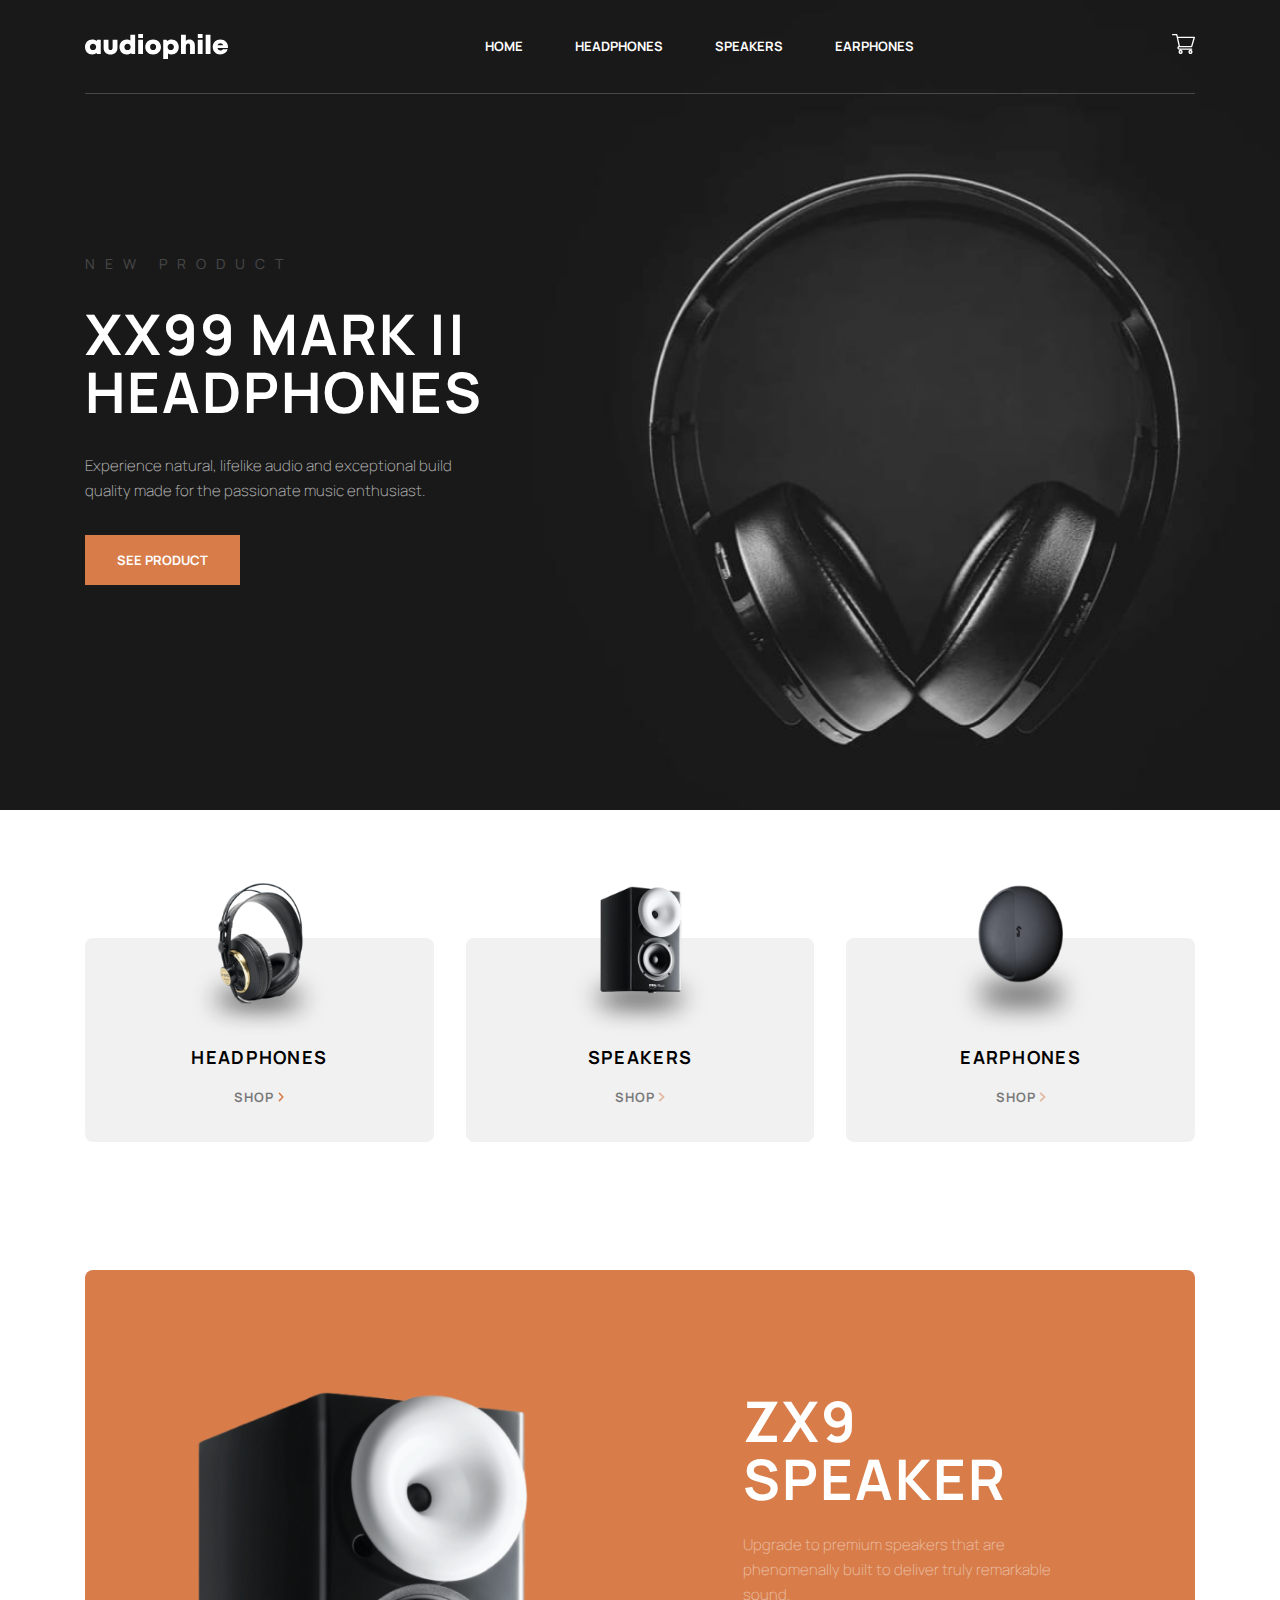
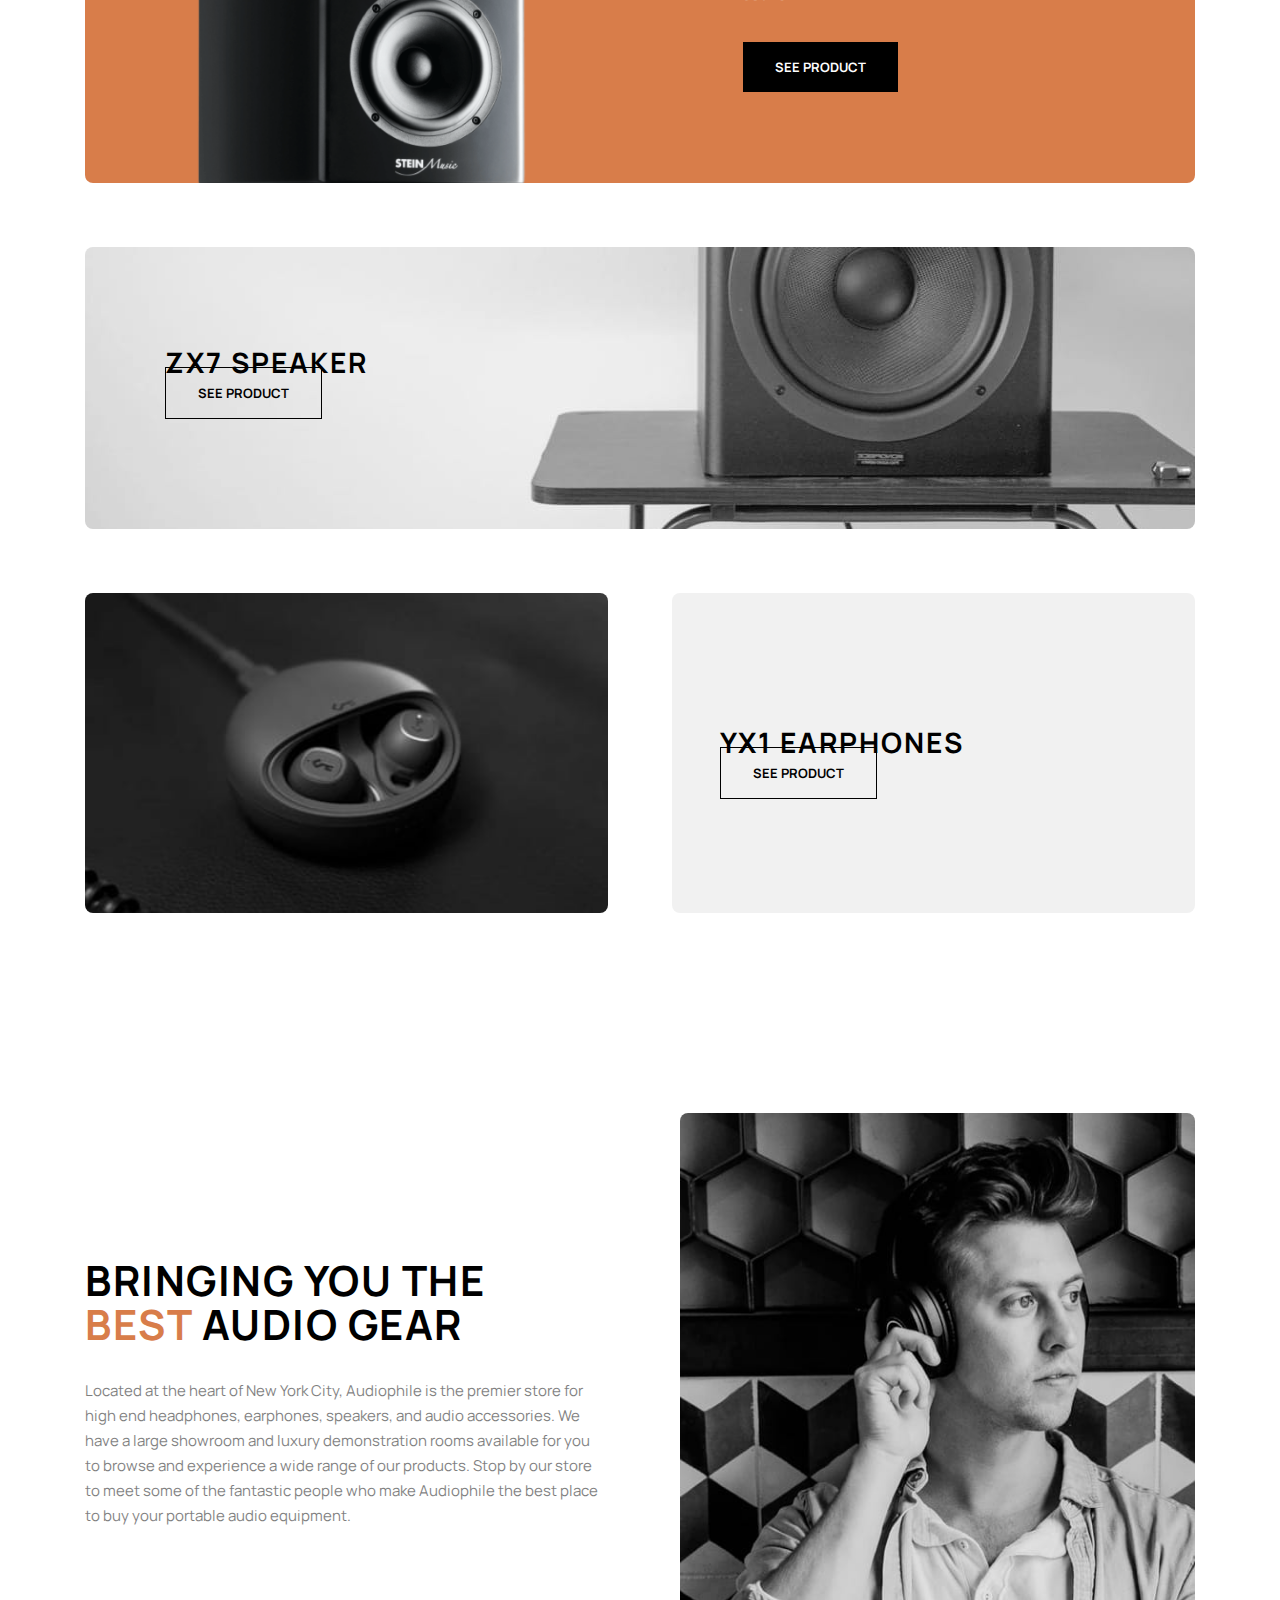
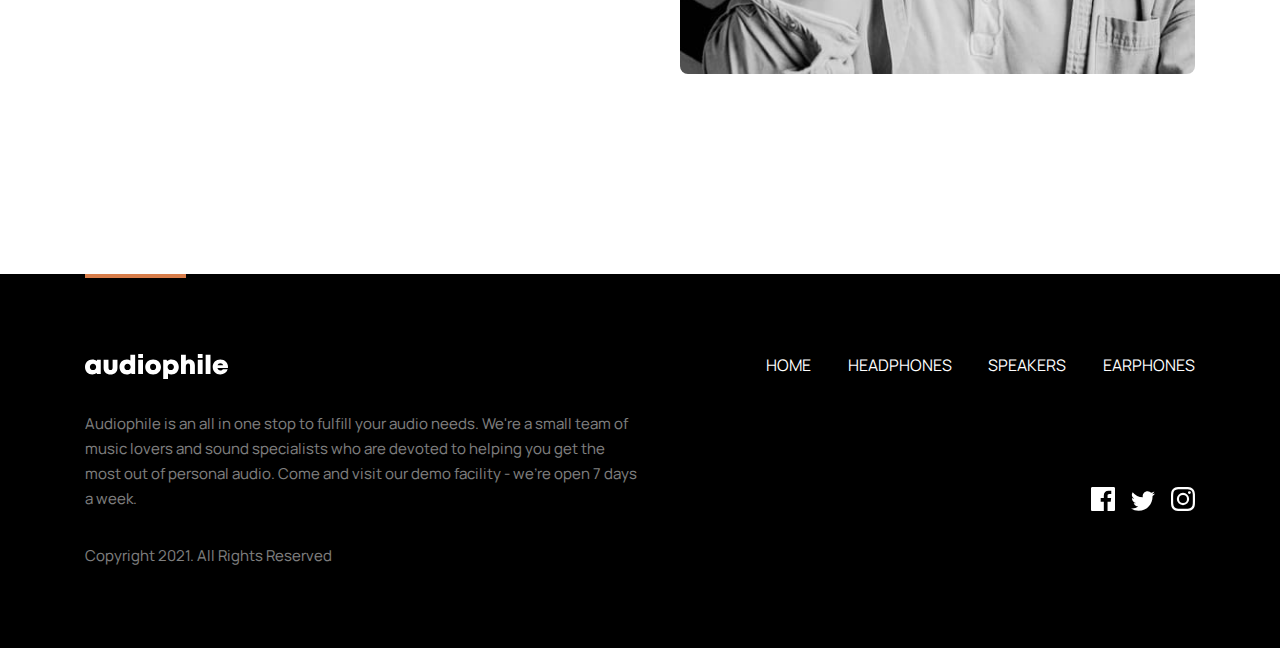
<file: index.html>
<!DOCTYPE html>
<html lang="en">
<head>
  <meta charset="UTF-8">
  <meta name="viewport" content="width=device-width, initial-scale=1.0">
	<link rel="stylesheet" href="style.css">
	<link rel="preconnect" href="https://fonts.googleapis.com">
	<link rel="preconnect" href="https://fonts.gstatic.com" crossorigin>
	<link href="https://fonts.googleapis.com/css2?family=Manrope:wght@200;400;600;700&display=swap" rel="stylesheet">
  <link rel="icon" type="image/png" sizes="32x32" href="./assets/favicon-32x32.png">
	<link rel="preconnect" href="https://app.snipcart.com">
	<link rel="preconnect" href="https://cdn.snipcart.com">
  <title>Frontend Mentor | Audiophile e-commerce website</title>
</head>
<body>

	
	<div class="hero-content">
		<nav>
			<div class="logo">
				<img class="logo" src="./assets/shared/desktop/logo.svg">
			</div>
			<div class="nav-links">
				<a href="#">Home</a>
				<a href="/headphones.html">Headphones</a>
				<a href="/speakers.html">Speakers</a>
				<a href="/earphones.html">Earphones</a>
			</div>
			<div class="cart">
				<a href="#" class="snipcart-checkout"><img class="cart" src="./assets/shared/desktop/icon-cart.svg"></a>
			</div>
			
			<a class="hamburger" href="#mobile-menu">
				<img src="./assets/shared/tablet/icon-hamburger.svg" alt="hamburger menu">
			</a>
		
		</nav>
		<div id="mobile-menu" class="mobile-menu">
				<a class="close" href=""><img src="./assets/shared/tablet/close.svg" alt="Cross to close menu" srcset=""></a>
				<div class="collections">
					<div class="collection">
						<div class="collection-img">
						<img src="/assets/shared/desktop/image-headphones.png" alt="Headphones">
						</div>
					<div class="collection-text">
						<h6>Headphones</h6>
						<a href="/headphones.html">
						 <div class="sub-title">Shop</div>
							<img src="./assets/shared/desktop/icon-arrow-right.svg" alt="Arrow pointing right"></a>
					</div>
				</div>
					<div class="collection">
						<div class="collection-img">
						<img src="/assets/shared/desktop/image-speakers.png" alt="speakers">
					</div>
					<div class="collection-text">
						<h6>Speakers</h6>
						<a href="/speakers.html" class="sub-title"> Shop<img src="./assets/shared/desktop/icon-arrow-right.svg" alt="Arrow pointing right"></a>
					</div>
				</div>
					<div class="collection">
						<div class="collection-img">
						<img src="/assets/shared/desktop/image-earphones.png" alt="Earphones">
						</div>
					<div class="collection-text">
						<h6>Earphones</h6>
						<a href="earphones.html" class="sub-title"> Shop<img src="./assets/shared/desktop/icon-arrow-right.svg" alt="Arrow pointing right"></a>
					</div> 
					</div> 
				
			- </div>
			</div> 
			
			<div class="hero-text-container">
		<div class="hero-text">
			<p class="overline">
				New Product
			</p>
			<h1>XX99 MARK || HEADPHONES</h1>
			<p class="p-text">Experience natural, lifelike audio and exceptional build quality made for the passionate music enthusiast.
			</p>
			<a href="/product-xx99-mark-two-headphones.html" class="button-1">See Product</a>
		</div>
		</div>
	</div>
	<div class="collections">
		<div class="collection">
			<div class="collection-img">
			<img src="/assets/shared/desktop/image-headphones.png" alt="Headphones">
			</div>
		<div class="collection-text">
			<h6>Headphones</h6>
			<a href="/headphones.html">
			 <div class="sub-title">Shop</div>
				<img src="./assets/shared/desktop/icon-arrow-right.svg" alt="Arrow pointing right"></a>
		</div>
	</div>
		<div class="collection">
			<div class="collection-img">
			<img src="/assets/shared/desktop/image-speakers.png" alt="speakers">
		</div>
		<div class="collection-text">
			<h6>Speakers</h6>
			<a href="/speakers.html" class="sub-title"> Shop<img src="./assets/shared/desktop/icon-arrow-right.svg" alt="Arrow pointing right"></a>
		</div>
	</div>
		<div class="collection">
			<div class="collection-img">
			<img src="/assets/shared/desktop/image-earphones.png" alt="Earphones">
			</div>
		<div class="collection-text">
			<h6>Earphones</h6>
			<a href="/earphones.html" class="sub-title"> Shop<img src="./assets/shared/desktop/icon-arrow-right.svg" alt="Arrow pointing right"></a>
		</div>
		</div>
	
	</div>



<div class="featured-products">
	<div class="zx9">
		<div class="zx9-img">
			<picture>
				<source media="(min-width: 700px)" srcset="./assets/home/desktop/image-speaker-zx9.png">
				<source media="(min-width: 280px)" srcset="./assets/shared/mobile/image-speaker-zx9.jpg">
			
			</picture>
			<img src="./assets/home/desktop/image-speaker-zx9.png" alt="Speaker">
		</div>
		<div class="zx9-text">
		<h1>ZX9 speaker</h1>
		<p>Upgrade to premium speakers that are phenomenally built to deliver truly remarkable sound.</p>
		<a href="/product-zx9-speaker.html">See product</a>
		</div>
	</div>
	<div class="zx7">
		<div class="zx7-text">
		<h4>ZX7 speaker</h4>
			<a href="/product-zx7-speaker.html" class="button-2">
				See product
			</a>	
		</div>
	</div>
	<div class="yx1-1">

	</div>
	<div class="yx1-2">
		<div class="yx1-2-text">
		<h4>YX1 earphones</h4>
		<a href="/product-earphones.html" class="button-2">
			See product
		</a>
	</div>
	</div>
	</div>

<div class="about-section">
	<div class="about-text">
		<h2>Bringing you the <span>best</span> audio gear</h2>
		<p class="p-text">
			Located at the heart of New York City, Audiophile is the premier store for high end headphones, 
			earphones, speakers, and audio accessories. We have a large showroom and luxury demonstration 
			rooms available for you to browse and experience a wide range of our products. Stop by our store 
			to meet some of the fantastic people who make Audiophile the best place to buy your portable 
			audio equipment.
		</p>
	</div>
	<div class="about-image">
		<picture>
			<source media="(min-width: 700px)" srcset="./assets/shared/desktop/image-best-gear.jpg">
			<source media="(min-width: 500px)" srcset="./assets/shared/tablet/image-best-gear.jpg">
			<source media="(min-width: 280px)" srcset="./assets/shared/mobile/image-best-gear.jpg">
			<img src="" alt="Man wearing headphones">
		</picture>
	</div>
</div>

  

<footer>
	<div class="bar-container">
	<div class="bar"></div>
</div>
	<div class="footer-container">
<div class="footer-1">
	<img class="logo" src="./assets/shared/desktop/logo.svg">
	<div class="nav-links">
		<a href="">Home</a>
		<a href="">Headphones</a>
		<a href="">Speakers</a>
		<a href="">Earphones</a>
	</div>
</div>
<div class="footer-2">
	<p class="p-text">
		Audiophile is an all in one stop to fulfill your audio needs. We're a small team of music lovers 
		and sound specialists who are devoted to helping you get the most out of personal audio. Come and 
		visit our demo facility - we’re open 7 days a week.
	</p>

	<div class="social-links">
		<svg width="24" height="24" xmlns="http://www.w3.org/2000/svg"><path d="M22.675 0H1.325C.593 0 0 .593 0 1.325v21.351C0 23.407.593 24 1.325 24H12.82v-9.294H9.692v-3.622h3.128V8.413c0-3.1 1.893-4.788 4.659-4.788 1.325 0 2.463.099 2.795.143v3.24l-1.918.001c-1.504 0-1.795.715-1.795 1.763v2.313h3.587l-.467 3.622h-3.12V24h6.116c.73 0 1.323-.593 1.323-1.325V1.325C24 .593 23.407 0 22.675 0z" fill="#FFF" fill-rule="nonzero"/></svg>
		<svg width="24" height="20" xmlns="http://www.w3.org/2000/svg"><path d="M24 2.557a9.83 9.83 0 01-2.828.775A4.932 4.932 0 0023.337.608a9.864 9.864 0 01-3.127 1.195A4.916 4.916 0 0016.616.248c-3.179 0-5.515 2.966-4.797 6.045A13.978 13.978 0 011.671 1.149a4.93 4.93 0 001.523 6.574 4.903 4.903 0 01-2.229-.616c-.054 2.281 1.581 4.415 3.949 4.89a4.935 4.935 0 01-2.224.084 4.928 4.928 0 004.6 3.419A9.9 9.9 0 010 17.54a13.94 13.94 0 007.548 2.212c9.142 0 14.307-7.721 13.995-14.646A10.025 10.025 0 0024 2.557z" fill="#FFF" fill-rule="nonzero"/></svg>
		<svg width="24" height="24" xmlns="http://www.w3.org/2000/svg"><path d="M12 2.163c3.204 0 3.584.012 4.85.07 3.252.148 4.771 1.691 4.919 4.919.058 1.265.069 1.645.069 4.849 0 3.205-.012 3.584-.069 4.849-.149 3.225-1.664 4.771-4.919 4.919-1.266.058-1.644.07-4.85.07-3.204 0-3.584-.012-4.849-.07-3.26-.149-4.771-1.699-4.919-4.92-.058-1.265-.07-1.644-.07-4.849 0-3.204.013-3.583.07-4.849.149-3.227 1.664-4.771 4.919-4.919 1.266-.057 1.645-.069 4.849-.069zM12 0C8.741 0 8.333.014 7.053.072 2.695.272.273 2.69.073 7.052.014 8.333 0 8.741 0 12c0 3.259.014 3.668.072 4.948.2 4.358 2.618 6.78 6.98 6.98C8.333 23.986 8.741 24 12 24c3.259 0 3.668-.014 4.948-.072 4.354-.2 6.782-2.618 6.979-6.98.059-1.28.073-1.689.073-4.948 0-3.259-.014-3.667-.072-4.947-.196-4.354-2.617-6.78-6.979-6.98C15.668.014 15.259 0 12 0zm0 5.838a6.162 6.162 0 100 12.324 6.162 6.162 0 000-12.324zM12 16a4 4 0 110-8 4 4 0 010 8zm6.406-11.845a1.44 1.44 0 100 2.881 1.44 1.44 0 000-2.881z" fill="#FFF" fill-rule="nonzero"/></svg>
	</div>
</div>


<p class="p-text">Copyright 2021. All Rights Reserved</p>	<div class="social-links-tablet-mobile">
	<svg width="24" height="24" xmlns="http://www.w3.org/2000/svg"><path d="M22.675 0H1.325C.593 0 0 .593 0 1.325v21.351C0 23.407.593 24 1.325 24H12.82v-9.294H9.692v-3.622h3.128V8.413c0-3.1 1.893-4.788 4.659-4.788 1.325 0 2.463.099 2.795.143v3.24l-1.918.001c-1.504 0-1.795.715-1.795 1.763v2.313h3.587l-.467 3.622h-3.12V24h6.116c.73 0 1.323-.593 1.323-1.325V1.325C24 .593 23.407 0 22.675 0z" fill="#FFF" fill-rule="nonzero"/></svg>
	<svg width="24" height="20" xmlns="http://www.w3.org/2000/svg"><path d="M24 2.557a9.83 9.83 0 01-2.828.775A4.932 4.932 0 0023.337.608a9.864 9.864 0 01-3.127 1.195A4.916 4.916 0 0016.616.248c-3.179 0-5.515 2.966-4.797 6.045A13.978 13.978 0 011.671 1.149a4.93 4.93 0 001.523 6.574 4.903 4.903 0 01-2.229-.616c-.054 2.281 1.581 4.415 3.949 4.89a4.935 4.935 0 01-2.224.084 4.928 4.928 0 004.6 3.419A9.9 9.9 0 010 17.54a13.94 13.94 0 007.548 2.212c9.142 0 14.307-7.721 13.995-14.646A10.025 10.025 0 0024 2.557z" fill="#FFF" fill-rule="nonzero"/></svg>
	<svg width="24" height="24" xmlns="http://www.w3.org/2000/svg"><path d="M12 2.163c3.204 0 3.584.012 4.85.07 3.252.148 4.771 1.691 4.919 4.919.058 1.265.069 1.645.069 4.849 0 3.205-.012 3.584-.069 4.849-.149 3.225-1.664 4.771-4.919 4.919-1.266.058-1.644.07-4.85.07-3.204 0-3.584-.012-4.849-.07-3.26-.149-4.771-1.699-4.919-4.92-.058-1.265-.07-1.644-.07-4.849 0-3.204.013-3.583.07-4.849.149-3.227 1.664-4.771 4.919-4.919 1.266-.057 1.645-.069 4.849-.069zM12 0C8.741 0 8.333.014 7.053.072 2.695.272.273 2.69.073 7.052.014 8.333 0 8.741 0 12c0 3.259.014 3.668.072 4.948.2 4.358 2.618 6.78 6.98 6.98C8.333 23.986 8.741 24 12 24c3.259 0 3.668-.014 4.948-.072 4.354-.2 6.782-2.618 6.979-6.98.059-1.28.073-1.689.073-4.948 0-3.259-.014-3.667-.072-4.947-.196-4.354-2.617-6.78-6.979-6.98C15.668.014 15.259 0 12 0zm0 5.838a6.162 6.162 0 100 12.324 6.162 6.162 0 000-12.324zM12 16a4 4 0 110-8 4 4 0 010 8zm6.406-11.845a1.44 1.44 0 100 2.881 1.44 1.44 0 000-2.881z" fill="#FFF" fill-rule="nonzero"/></svg>
</div>
</div>
</div>

</footer>



<link rel="stylesheet" href="https://cdn.snipcart.com/themes/v3.2.0/default/snipcart.css" />
<script async src="https://cdn.snipcart.com/themes/v3.2.0/default/snipcart.js"></script>
<div id="snipcart" data-config-modal-style="side" data-api-key="MDdlM2JmOWUtY2RlYy00NjY2LTg3YWUtNTQ5ZTM4ZmU3YjFlNjM3NjMwMDM0MjMzMTczNTMx" hidden></div>

</body>
</html>
</file>
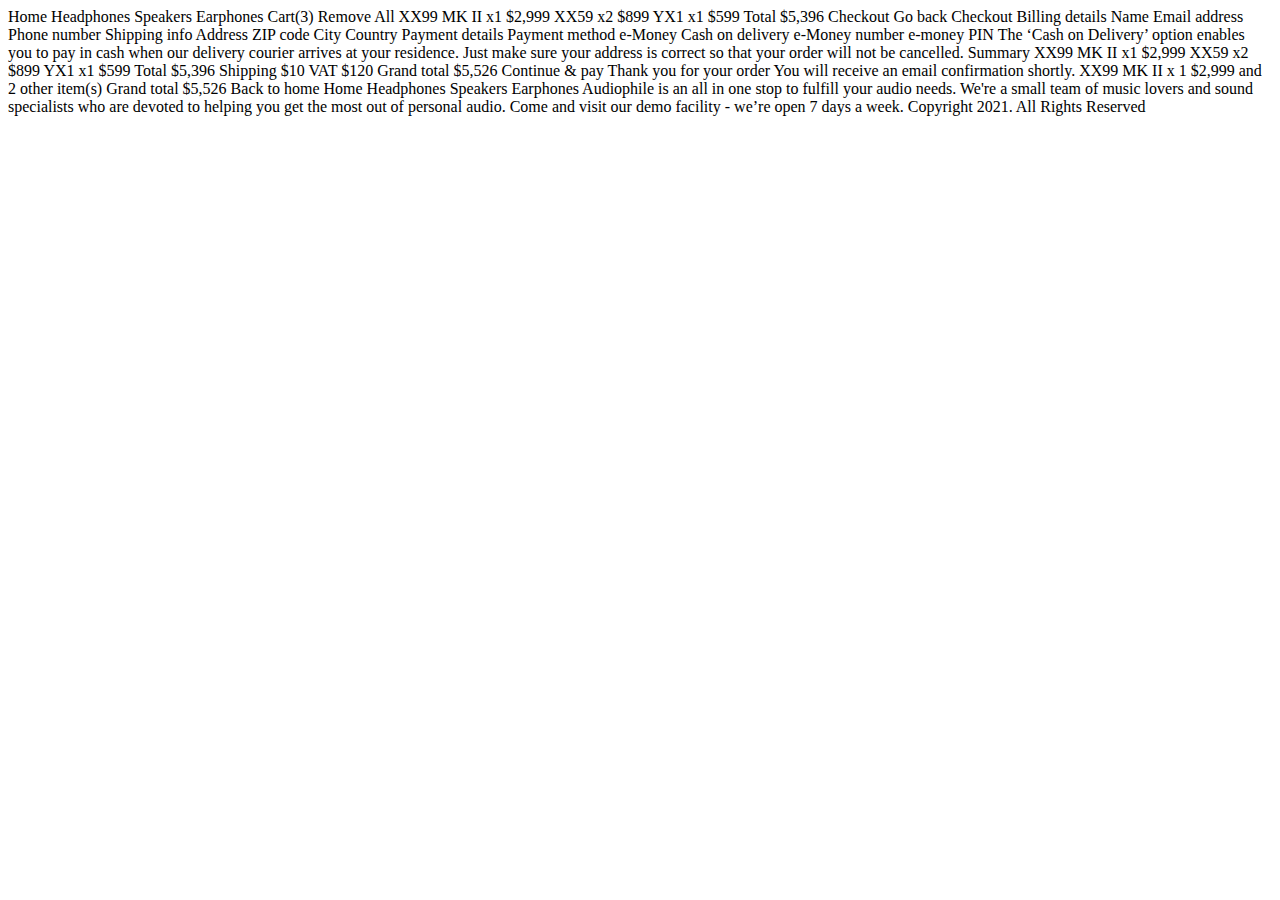
<file: checkout.html>
<!DOCTYPE html>
<html lang="en">

<head>
  <meta charset="UTF-8">
  <meta name="viewport" content="width=device-width, initial-scale=1.0">

  <link rel="icon" type="image/png" sizes="32x32" href="./assets/favicon-32x32.png">

  <title>Frontend Mentor | Audiophile e-commerce website</title>
</head>

<body>
  Home
  Headphones
  Speakers
  Earphones

  
  <!-- Cart Modal -->
  Cart(3)
  Remove All

  XX99 MK II x1
  $2,999
  
  XX59 x2
  $899
  
  YX1 x1
  $599
  
  Total $5,396

  Checkout
  <!-- Cart modal end -->

  
  Go back

  Checkout

  Billing details
  Name
  Email address
  Phone number

  Shipping info
  Address
  ZIP code
  City
  Country

  Payment details
  Payment method
  e-Money
  Cash on delivery
  e-Money number
  e-money PIN

  The ‘Cash on Delivery’ option enables you to pay in cash when our delivery courier arrives 
  at your residence. Just make sure your address is correct so that your order will not be cancelled.

  Summary
  XX99 MK II x1
  $2,999

  XX59 x2
  $899

  YX1 x1
  $599

  Total $5,396
  Shipping $10
  VAT $120

  Grand total $5,526

  Continue & pay


  <!-- Success Modal -->
  Thank you for your order
  You will receive an email confirmation shortly.

  XX99 MK II x 1
  $2,999
  and 2 other item(s)

  Grand total
  $5,526

  Back to home
  <!-- End success modal -->


  Home
  Headphones
  Speakers
  Earphones

  Audiophile is an all in one stop to fulfill your audio needs. We're a small team of music lovers
  and sound specialists who are devoted to helping you get the most out of personal audio. Come and
  visit our demo facility - we’re open 7 days a week.

  Copyright 2021. All Rights Reserved
</body>

</html>
</file>
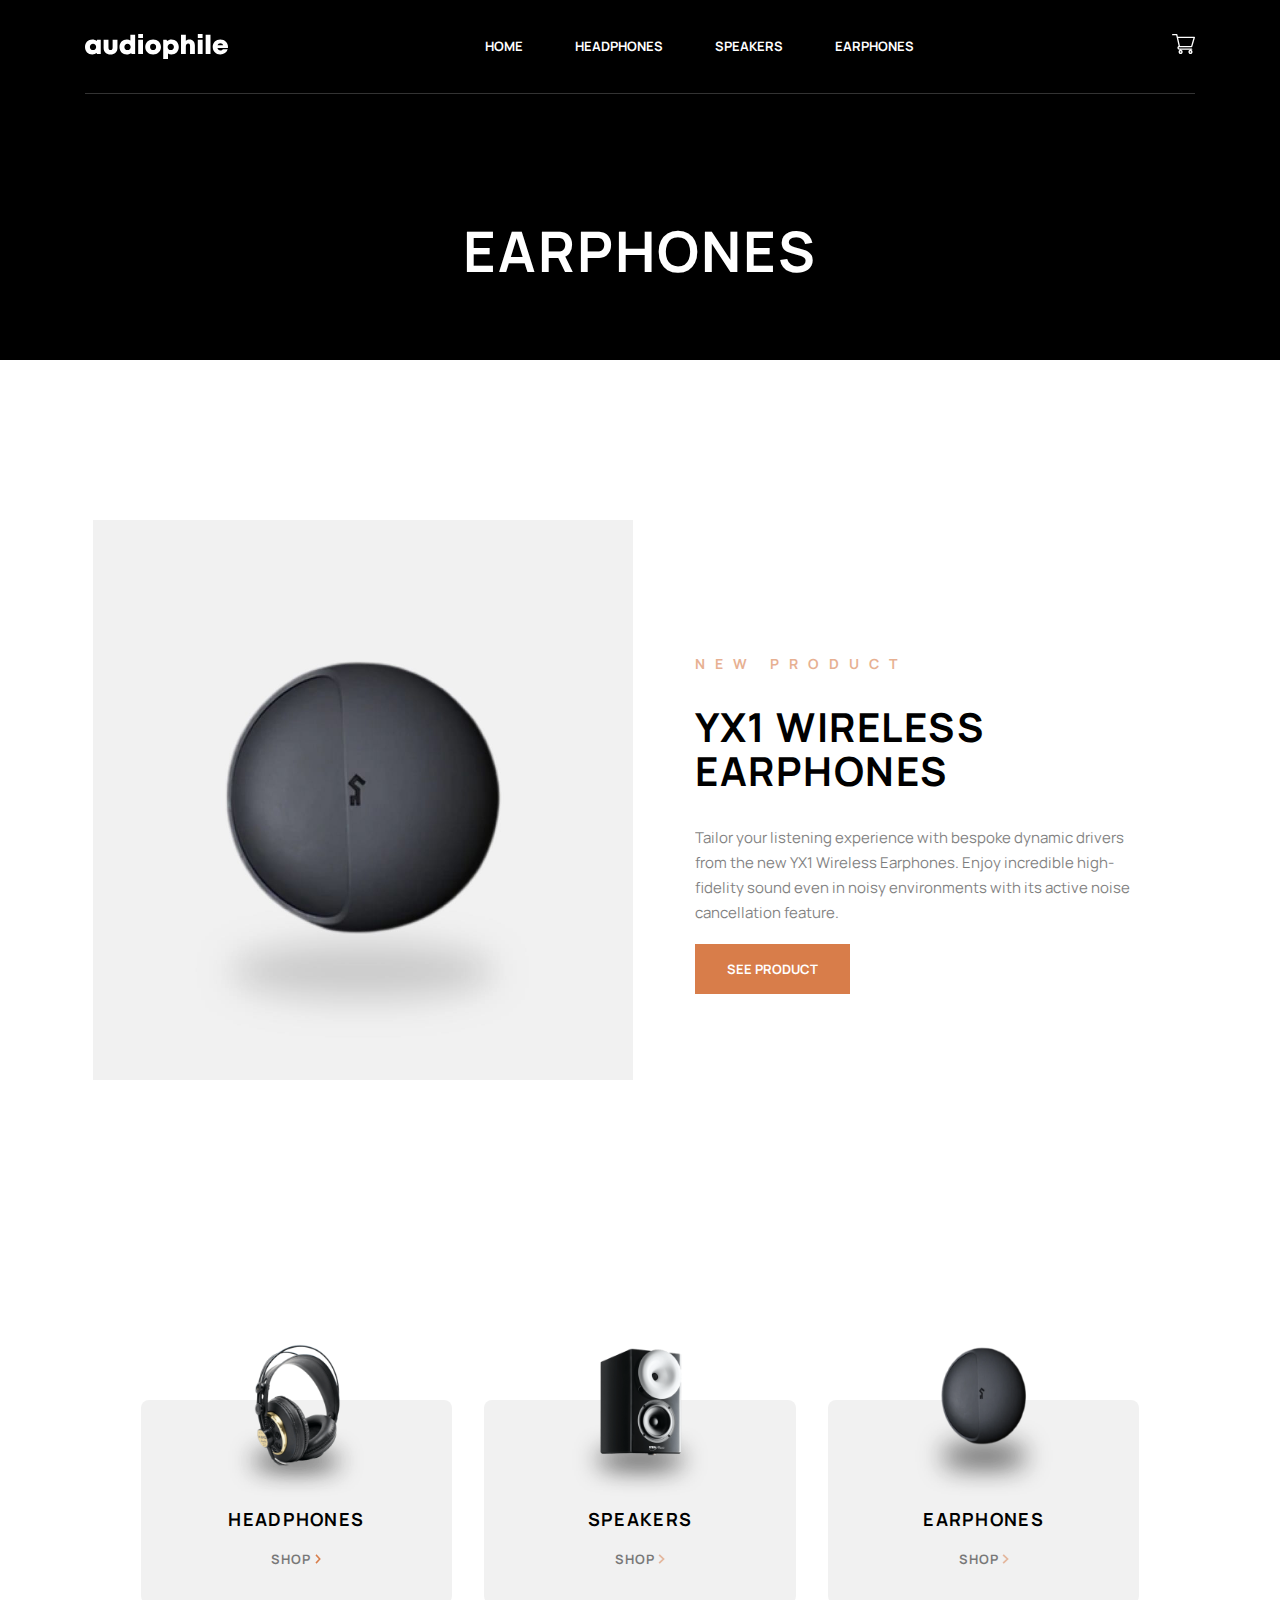
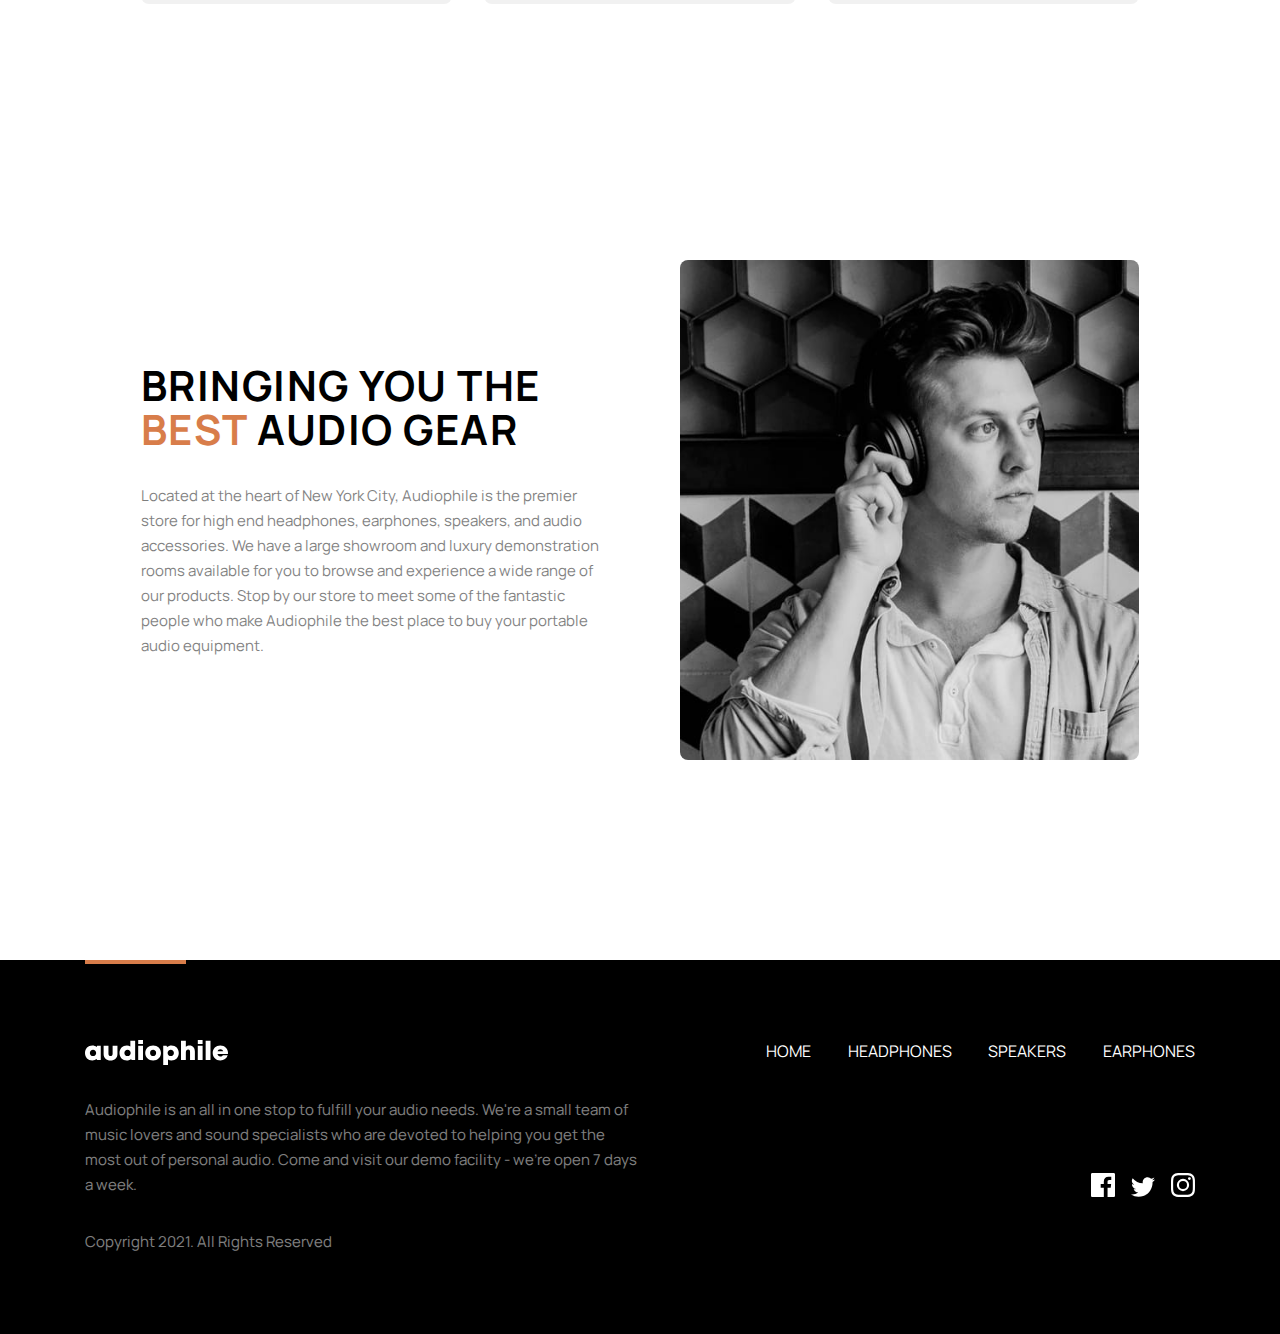
<file: earphones.html>
<!DOCTYPE html>
<html lang="en">

<head>
  <meta charset="UTF-8">
  <meta name="viewport" content="width=device-width, initial-scale=1.0">
	<link rel="preconnect" href="https://app.snipcart.com">
	<link rel="preconnect" href="https://cdn.snipcart.com">
  <link rel="icon" type="image/png" sizes="32x32" href="./assets/favicon-32x32.png">
  <title>Frontend Mentor | Audiophile e-commerce website</title>
</head>
<body>

	<!DOCTYPE html>
	<html lang="en">

<head>
  <meta charset="UTF-8">
  <meta name="viewport" content="width=device-width, initial-scale=1.0">

  <link rel="icon" type="image/png" sizes="32x32" href="./assets/favicon-32x32.png">

  <title>Frontend Mentor | Audiophile e-commerce website</title>
</head>

<body>
	<!DOCTYPE html>
<html lang="en">

<head>
	<meta charset="UTF-8">
	<meta name="viewport" content="width=device-width, initial-scale=1.0">
	<link rel="stylesheet" href="style.css">
	<link rel="preconnect" href="https://fonts.googleapis.com">
	<link rel="preconnect" href="https://fonts.gstatic.com" crossorigin>
	<link href="https://fonts.googleapis.com/css2?family=Manrope:wght@200;400;600;700&display=swap" rel="stylesheet">
	<link rel="icon" type="image/png" sizes="32x32" href="./assets/favicon-32x32.png">
	<link rel="preconnect" href="https://app.snipcart.com">
	<link rel="preconnect" href="https://cdn.snipcart.com">
	<title>Frontend Mentor | Audiophile e-commerce website</title>
</head>

<body>
	<div class="product-hero">
		<nav>
			<div class="logo">
				<img class="logo" src="./assets/shared/desktop/logo.svg">
			</div>
			<div class="nav-links">
				<a href="/index.html">Home</a>
				<a href="/headphones.html">Headphones</a>
				<a href="#">Speakers</a>
				<a href="./earphones.html">Earphones</a>
			</div>
			<div class="cart">
				<a href="#" class="snipcart-checkout"><img class="cart" src="./assets/shared/desktop/icon-cart.svg"></a>
			</div>

			<a class="hamburger" href="#mobile-menu">
				<img src="./assets/shared/tablet/icon-hamburger.svg" alt="hamburger menu">
			</a>

		</nav>
		<h1>Earphones</h1>
		
			</div>
		</div>
	</div>

	<div id="mobile-menu" class="mobile-menu">
		<a class="close" href=""><img src="./assets/shared/tablet/close.svg" alt="Cross to close menu" srcset=""></a>
		<div class="collections">
			<div class="collection">
				<div class="collection-img">
				<img src="/assets/shared/desktop/image-headphones.png" alt="Headphones">
				</div>
			<div class="collection-text">
				<h6>Headphones</h6>
				<a href="/headphones.html">
				 <div class="sub-title">Shop</div>
					<img src="./assets/shared/desktop/icon-arrow-right.svg" alt="Arrow pointing right"></a>
			</div>
		</div>
			<div class="collection">
				<div class="collection-img">
				<img src="/assets/shared/desktop/image-speakers.png" alt="speakers">
			</div>
			<div class="collection-text">
				<h6>Speakers</h6>
				<a href="/speakers.html" class="sub-title"> Shop<img src="./assets/shared/desktop/icon-arrow-right.svg" alt="Arrow pointing right"></a>
			</div>
		</div>
			<div class="collection">
				<div class="collection-img">
				<img src="/assets/shared/desktop/image-earphones.png" alt="Earphones">
				</div>
			<div class="collection-text">
				<h6>Earphones</h6>
				<a href="/earphones.html" class="sub-title"> Shop<img src="./assets/shared/desktop/icon-arrow-right.svg" alt="Arrow pointing right"></a>
			</div>
			</div>
			</div>
			</div>

	<div class="products-grid">
		<div class="product">
			<div class="product-img">
				<picture>
					<source media="(min-width: 700px)" srcset="./assets/product-yx1-earphones/desktop/image-product.jpg">
					<source media="(min-width: 500px)" srcset="./assets/product-yx1-earphones/tablet/image-product.jpg">
					<source media="(min-width: 280px)" srcset="./assets/product-yx1-earphones/mobile/image-product.jpg">
					<img src="./assets/product-yx1-earphones/image-product.jpg" alt="Speakers" srcset="">
				</picture>
			</div>
			<div class="product-text">
				<p class="overline">New product</p>
				<h2>YX1 Wireless Earphones</h2>
				<p class="p-text"> 
					Tailor your listening experience with bespoke dynamic drivers from the new YX1 Wireless Earphones. 
					Enjoy incredible high-fidelity sound even in noisy environments with its active noise cancellation feature.
				</p>
				<a href="./product-earphones.html" class="button-1">See product</a>
			</div>
		</div>
		



	 <div class="collections product-page-collections">
		<div class="collection">
			<div class="collection-img">
			<img src="/assets/shared/desktop/image-headphones.png" alt="Headphones">
			</div>
		<div class="collection-text">
			<h6>Headphones</h6>
			<a href="#">
			 <div class="sub-title">Shop</div>
				<img src="./assets/shared/desktop/icon-arrow-right.svg" alt="Arrow pointing right"></a>
		</div>
	</div>
		<div class="collection">
			<div class="collection-img">
			<img src="/assets/shared/desktop/image-speakers.png" alt="speakers">
		</div>
		<div class="collection-text">
			<h6>Speakers</h6>
			<a href="speakers.html" class="sub-title">Shop<img src="./assets/shared/desktop/icon-arrow-right.svg" alt="Arrow pointing right"></a>
		</div>
	</div>
		<div class="collection">
			<div class="collection-img">
			<img src="/assets/shared/desktop/image-earphones.png" alt="Earphones">
			</div>
		<div class="collection-text">
			<h6>Earphones</h6>
			<a href="earphones.html" class="sub-title"> Shop<img src="./assets/shared/desktop/icon-arrow-right.svg" alt="Arrow pointing right"></a>
		</div>
		</div>
	
	</div>

	
	<div class="about-section">
		<div class="about-text">
			<h2>Bringing you the <span>best</span> audio gear</h2>
			<p class="p-text">
				Located at the heart of New York City, Audiophile is the premier store for high end headphones, 
				earphones, speakers, and audio accessories. We have a large showroom and luxury demonstration 
				rooms available for you to browse and experience a wide range of our products. Stop by our store 
				to meet some of the fantastic people who make Audiophile the best place to buy your portable 
				audio equipment.
			</p>
		</div>
		<div class="about-image">
			<picture>
				<source media="(min-width: 700px)" srcset="./assets/shared/desktop/image-best-gear.jpg">
				<source media="(min-width: 500px)" srcset="./assets/shared/tablet/image-best-gear.jpg">
				<source media="(min-width: 280px)" srcset="./assets/shared/mobile/image-best-gear.jpg">
				<img src="" alt="Man wearing headphones">
			</picture>
		</div>
	</div>
	
	</div>
	
	<footer>
		<div class="bar-container">
		<div class="bar"></div>
	</div>
		<div class="footer-container">
	<div class="footer-1">
		<img class="logo" src="./assets/shared/desktop/logo.svg">
		<div class="nav-links">
			<a href="/index.html">Home</a>
			<a href="#">Headphones</a>
			<a href="/speakers.html">Speakers</a>
			<a href="/earphones.html">Earphones</a>
		</div>
	</div>
	<div class="footer-2">
		<p class="p-text">
			Audiophile is an all in one stop to fulfill your audio needs. We're a small team of music lovers 
			and sound specialists who are devoted to helping you get the most out of personal audio. Come and 
			visit our demo facility - we’re open 7 days a week.
		</p>
	
		<div class="social-links">
			<svg width="24" height="24" xmlns="http://www.w3.org/2000/svg"><path d="M22.675 0H1.325C.593 0 0 .593 0 1.325v21.351C0 23.407.593 24 1.325 24H12.82v-9.294H9.692v-3.622h3.128V8.413c0-3.1 1.893-4.788 4.659-4.788 1.325 0 2.463.099 2.795.143v3.24l-1.918.001c-1.504 0-1.795.715-1.795 1.763v2.313h3.587l-.467 3.622h-3.12V24h6.116c.73 0 1.323-.593 1.323-1.325V1.325C24 .593 23.407 0 22.675 0z" fill="#FFF" fill-rule="nonzero"/></svg>
			<svg width="24" height="20" xmlns="http://www.w3.org/2000/svg"><path d="M24 2.557a9.83 9.83 0 01-2.828.775A4.932 4.932 0 0023.337.608a9.864 9.864 0 01-3.127 1.195A4.916 4.916 0 0016.616.248c-3.179 0-5.515 2.966-4.797 6.045A13.978 13.978 0 011.671 1.149a4.93 4.93 0 001.523 6.574 4.903 4.903 0 01-2.229-.616c-.054 2.281 1.581 4.415 3.949 4.89a4.935 4.935 0 01-2.224.084 4.928 4.928 0 004.6 3.419A9.9 9.9 0 010 17.54a13.94 13.94 0 007.548 2.212c9.142 0 14.307-7.721 13.995-14.646A10.025 10.025 0 0024 2.557z" fill="#FFF" fill-rule="nonzero"/></svg>
			<svg width="24" height="24" xmlns="http://www.w3.org/2000/svg"><path d="M12 2.163c3.204 0 3.584.012 4.85.07 3.252.148 4.771 1.691 4.919 4.919.058 1.265.069 1.645.069 4.849 0 3.205-.012 3.584-.069 4.849-.149 3.225-1.664 4.771-4.919 4.919-1.266.058-1.644.07-4.85.07-3.204 0-3.584-.012-4.849-.07-3.26-.149-4.771-1.699-4.919-4.92-.058-1.265-.07-1.644-.07-4.849 0-3.204.013-3.583.07-4.849.149-3.227 1.664-4.771 4.919-4.919 1.266-.057 1.645-.069 4.849-.069zM12 0C8.741 0 8.333.014 7.053.072 2.695.272.273 2.69.073 7.052.014 8.333 0 8.741 0 12c0 3.259.014 3.668.072 4.948.2 4.358 2.618 6.78 6.98 6.98C8.333 23.986 8.741 24 12 24c3.259 0 3.668-.014 4.948-.072 4.354-.2 6.782-2.618 6.979-6.98.059-1.28.073-1.689.073-4.948 0-3.259-.014-3.667-.072-4.947-.196-4.354-2.617-6.78-6.979-6.98C15.668.014 15.259 0 12 0zm0 5.838a6.162 6.162 0 100 12.324 6.162 6.162 0 000-12.324zM12 16a4 4 0 110-8 4 4 0 010 8zm6.406-11.845a1.44 1.44 0 100 2.881 1.44 1.44 0 000-2.881z" fill="#FFF" fill-rule="nonzero"/></svg>
		</div>
	</div>
	
	
	<p class="p-text">Copyright 2021. All Rights Reserved</p>	<div class="social-links-tablet-mobile">
		<svg width="24" height="24" xmlns="http://www.w3.org/2000/svg"><path d="M22.675 0H1.325C.593 0 0 .593 0 1.325v21.351C0 23.407.593 24 1.325 24H12.82v-9.294H9.692v-3.622h3.128V8.413c0-3.1 1.893-4.788 4.659-4.788 1.325 0 2.463.099 2.795.143v3.24l-1.918.001c-1.504 0-1.795.715-1.795 1.763v2.313h3.587l-.467 3.622h-3.12V24h6.116c.73 0 1.323-.593 1.323-1.325V1.325C24 .593 23.407 0 22.675 0z" fill="#FFF" fill-rule="nonzero"/></svg>
		<svg width="24" height="20" xmlns="http://www.w3.org/2000/svg"><path d="M24 2.557a9.83 9.83 0 01-2.828.775A4.932 4.932 0 0023.337.608a9.864 9.864 0 01-3.127 1.195A4.916 4.916 0 0016.616.248c-3.179 0-5.515 2.966-4.797 6.045A13.978 13.978 0 011.671 1.149a4.93 4.93 0 001.523 6.574 4.903 4.903 0 01-2.229-.616c-.054 2.281 1.581 4.415 3.949 4.89a4.935 4.935 0 01-2.224.084 4.928 4.928 0 004.6 3.419A9.9 9.9 0 010 17.54a13.94 13.94 0 007.548 2.212c9.142 0 14.307-7.721 13.995-14.646A10.025 10.025 0 0024 2.557z" fill="#FFF" fill-rule="nonzero"/></svg>
		<svg width="24" height="24" xmlns="http://www.w3.org/2000/svg"><path d="M12 2.163c3.204 0 3.584.012 4.85.07 3.252.148 4.771 1.691 4.919 4.919.058 1.265.069 1.645.069 4.849 0 3.205-.012 3.584-.069 4.849-.149 3.225-1.664 4.771-4.919 4.919-1.266.058-1.644.07-4.85.07-3.204 0-3.584-.012-4.849-.07-3.26-.149-4.771-1.699-4.919-4.92-.058-1.265-.07-1.644-.07-4.849 0-3.204.013-3.583.07-4.849.149-3.227 1.664-4.771 4.919-4.919 1.266-.057 1.645-.069 4.849-.069zM12 0C8.741 0 8.333.014 7.053.072 2.695.272.273 2.69.073 7.052.014 8.333 0 8.741 0 12c0 3.259.014 3.668.072 4.948.2 4.358 2.618 6.78 6.98 6.98C8.333 23.986 8.741 24 12 24c3.259 0 3.668-.014 4.948-.072 4.354-.2 6.782-2.618 6.979-6.98.059-1.28.073-1.689.073-4.948 0-3.259-.014-3.667-.072-4.947-.196-4.354-2.617-6.78-6.979-6.98C15.668.014 15.259 0 12 0zm0 5.838a6.162 6.162 0 100 12.324 6.162 6.162 0 000-12.324zM12 16a4 4 0 110-8 4 4 0 010 8zm6.406-11.845a1.44 1.44 0 100 2.881 1.44 1.44 0 000-2.881z" fill="#FFF" fill-rule="nonzero"/></svg>
	</div>
	</div>
	</div>
	
	</footer>
	
	
	
	
	<link rel="stylesheet" href="https://cdn.snipcart.com/themes/v3.2.0/default/snipcart.css" />
	<script async src="https://cdn.snipcart.com/themes/v3.2.0/default/snipcart.js"></script>
	<div id="snipcart" data-config-modal-style="side" data-api-key="MDdlM2JmOWUtY2RlYy00NjY2LTg3YWUtNTQ5ZTM4ZmU3YjFlNjM3NjMwMDM0MjMzMTczNTMx" hidden></div>
</body>

</html>
</file>
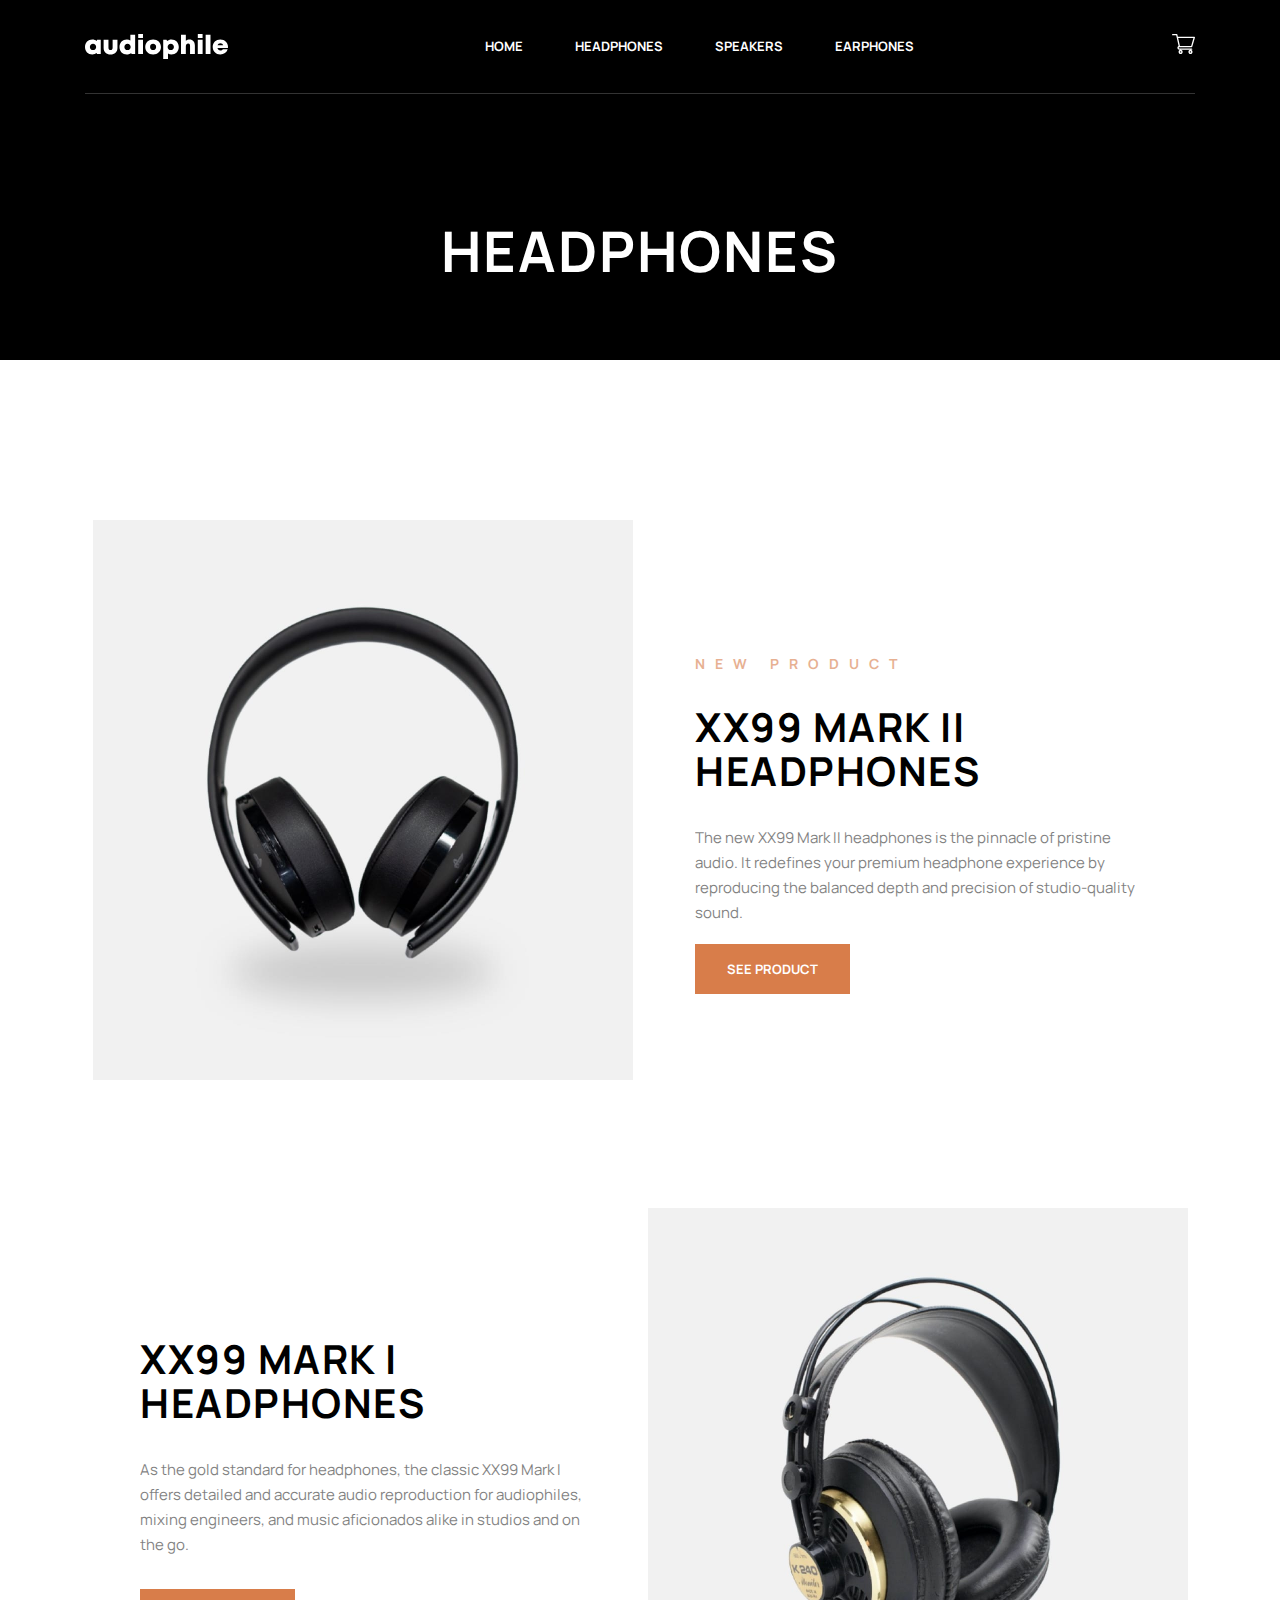
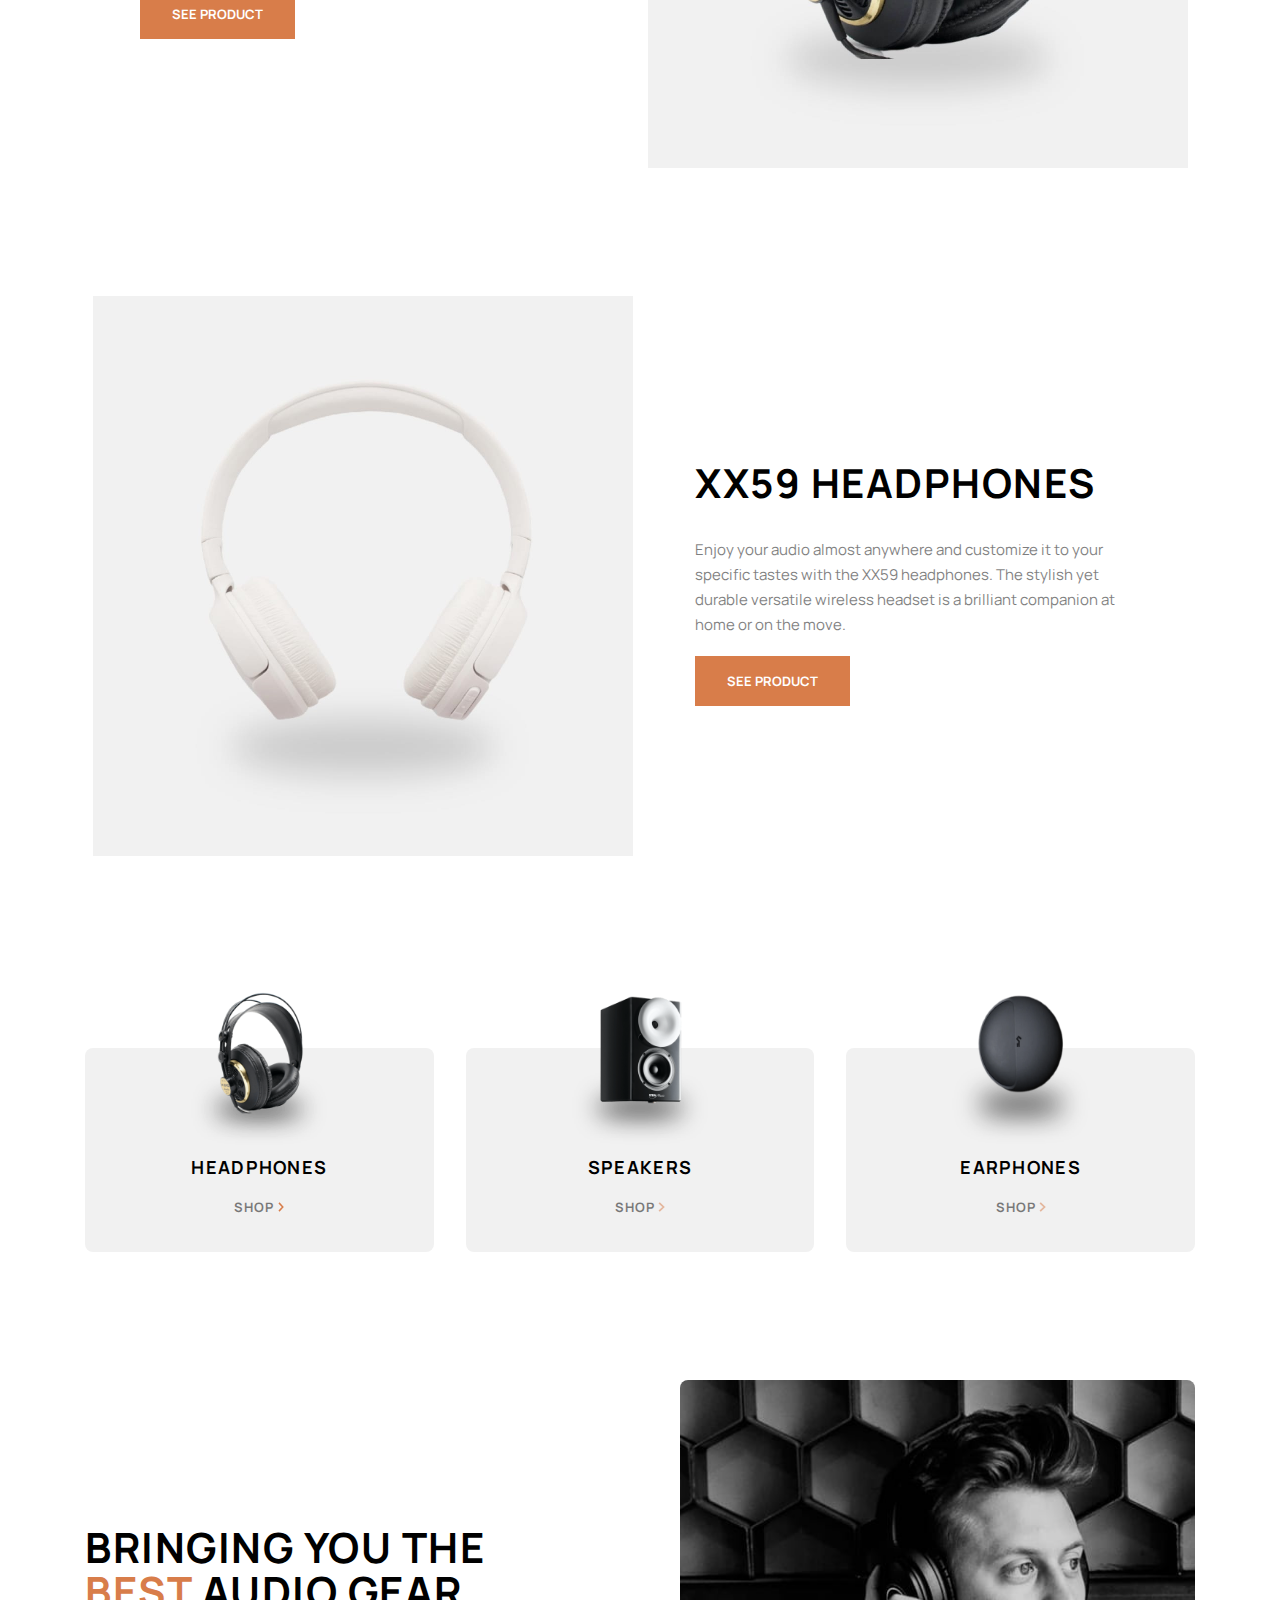
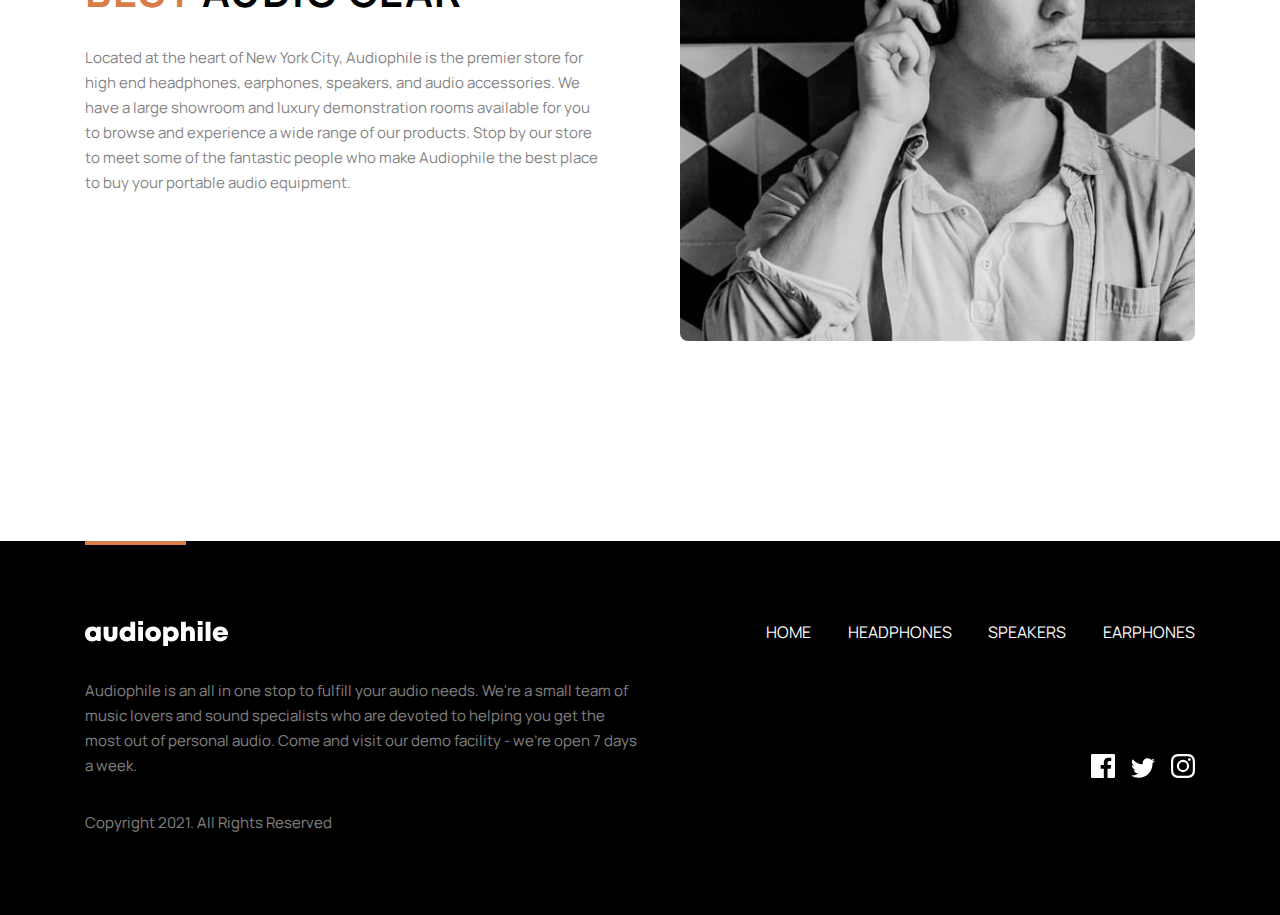
<file: headphones.html>
<!DOCTYPE html>
<html lang="en">

<head>
	<meta charset="UTF-8">
	<meta name="viewport" content="width=device-width, initial-scale=1.0">
	<link rel="stylesheet" href="style.css">
	<link rel="preconnect" href="https://fonts.googleapis.com">
	<link rel="preconnect" href="https://fonts.gstatic.com" crossorigin>
	<link href="https://fonts.googleapis.com/css2?family=Manrope:wght@200;400;600;700&display=swap" rel="stylesheet">
	<link rel="icon" type="image/png" sizes="32x32" href="./assets/favicon-32x32.png">
	<link rel="preconnect" href="https://app.snipcart.com">
	<link rel="preconnect" href="https://cdn.snipcart.com">
	<title>Frontend Mentor | Audiophile e-commerce website</title>
</head>

<body>
	<div class="product-hero">
		<nav>
			<div class="logo">
				<img class="logo" src="./assets/shared/desktop/logo.svg">
			</div>
			<div class="nav-links">
				<a href="/index.html">Home</a>
				<a href="#">Headphones</a>
				<a href="/speakers.html">Speakers</a>
				<a href="./earphones.html">Earphones</a>
			</div>
			<div class="cart">
				<a href="#" class="snipcart-checkout"><img class="cart" src="./assets/shared/desktop/icon-cart.svg"></a>
			</div>

			<a class="hamburger" href="#mobile-menu">
				<img src="./assets/shared/tablet/icon-hamburger.svg" alt="hamburger menu">
			</a>

		</nav>
		<h1>Headphones</h1>
			</div>
		</div>
	</div>

	<div id="mobile-menu" class="mobile-menu">
		<a class="close" href=""><img src="./assets/shared/tablet/close.svg" alt="Cross to close menu" srcset=""></a>
		<div class="collections">
			<div class="collection">
				<div class="collection-img">
				<img src="/assets/shared/desktop/image-headphones.png" alt="Headphones">
				</div>
			<div class="collection-text">
				<h6>Headphones</h6>
				<a href="/headphones.html">
				 <div class="sub-title">Shop</div>
					<img src="./assets/shared/desktop/icon-arrow-right.svg" alt="Arrow pointing right"></a>
			</div>
		</div>
			<div class="collection">
				<div class="collection-img">
				<img src="/assets/shared/desktop/image-speakers.png" alt="speakers">
			</div>
			<div class="collection-text">
				<h6>Speakers</h6>
				<a href="/speakers.html" class="sub-title"> Shop<img src="./assets/shared/desktop/icon-arrow-right.svg" alt="Arrow pointing right"></a>
			</div>
		</div>
			<div class="collection">
				<div class="collection-img">
				<img src="/assets/shared/desktop/image-earphones.png" alt="Earphones">
				</div>
			<div class="collection-text">
				<h6>Earphones</h6>
				<a href="/earphones.html" class="sub-title"> Shop<img src="./assets/shared/desktop/icon-arrow-right.svg" alt="Arrow pointing right"></a>
			</div>
			</div>
			</div>
			</div>

	<div class="products-grid">
		<div class="product">
			<div class="product-img">
				<picture>
					<source media="(min-width: 1000px)" srcset="./assets/product-xx99-mark-two-headphones/desktop/image-product.jpg">
					<source media="(min-width: 750px)" srcset="./assets/product-xx99-mark-two-headphones/tablet/image-product.jpg">
					<source media="(min-width: 280px)" srcset="./assets/product-xx99-mark-two-headphones/mobile/image-product.jpg">
					<img src="./assets/product-xx99-mark-two-headphones/desktop/image-product.jpg" alt="Headphones" srcset="">
				</picture>
			</div>
			<div class="product-text">
				<p class="overline">New product</p>
				<h2>XX99 Mark II Headphones</h2>
				<p class="p-text">The new XX99 Mark II headphones is the pinnacle of pristine audio. It redefines your premium
					headphone experience by reproducing the balanced depth and precision of studio-quality sound.
				</p>
				<a href="/product-xx99-mark-two-headphones.html" class="button-1">See product</a>
			</div>
		</div>
		<div class="product">
			<div class="product-text">
				<h2>XX99 Mark I Headphones</h2>
				<p class="p-text"> As the gold standard for headphones, the classic XX99 Mark I offers detailed and accurate
					audio
					reproduction for audiophiles, mixing engineers, and music aficionados alike in studios and on the go.</p>
				<button class="button-1">See product</button>
			</div>
			<div class="product-img">
				<picture>
					<source media="(min-width: 1000px)" srcset="./assets/product-xx99-mark-one-headphones/desktop/image-product.jpg">
					<source media="(min-width: 750px)" srcset="./assets/product-xx99-mark-one-headphones/tablet/image-product.jpg">
					<source media="(min-width: 280px)" srcset="./assets/product-xx99-mark-one-headphones/mobile/image-product.jpg">
					<img src="" alt="headphones">
				</picture>
			</div>
		</div>

	 <div class="product">
		<div class="product-img">
			<picture>
				<source media="(min-width: 1000px)" srcset="./assets/product-xx59-headphones/desktop/image-product.jpg">
				<source media="(min-width: 750px)" srcset="./assets/product-xx59-headphones/tablet/image-product.jpg">
				<source media="(min-width: 280px)" srcset="./assets/product-xx59-headphones/mobile/image-product.jpg">
				<img src="" alt="headphones">
			</picture>
		</div>
		<div class="product-text">
			<h2>XX59 Headphones</h2>
			<p class="p-text">Enjoy your audio almost anywhere and customize it to your specific tastes with the XX59 headphones.
				The stylish yet durable versatile wireless headset is a brilliant companion at home or on the move.</p>
			<a href="/product-xx59-headphones.html" class="button-1">See product</a>
		
		</div>
	 </div>
	 </div>
	 </div>




	 <div class="collections product-page-collections">
		<div class="collection">
			<div class="collection-img">
			<img src="/assets/shared/desktop/image-headphones.png" alt="Headphones">
			</div>
		<div class="collection-text">
			<h6>Headphones</h6>
			<a href="#">
			 <div class="sub-title">Shop</div>
				<img src="./assets/shared/desktop/icon-arrow-right.svg" alt="Arrow pointing right"></a>
		</div>
	</div>
		<div class="collection">
			<div class="collection-img">
			<img src="/assets/shared/desktop/image-speakers.png" alt="speakers">
		</div>
		<div class="collection-text">
			<h6>Speakers</h6>
			<a href="speakers.html" class="sub-title">Shop<img src="./assets/shared/desktop/icon-arrow-right.svg" alt="Arrow pointing right"></a>
		</div>
	</div>
		<div class="collection">
			<div class="collection-img">
			<img src="/assets/shared/desktop/image-earphones.png" alt="Earphones">
			</div>
		<div class="collection-text">
			<h6>Earphones</h6>
			<a href="earphones.html" class="sub-title"> Shop<img src="./assets/shared/desktop/icon-arrow-right.svg" alt="Arrow pointing right"></a>
		</div>
		</div>
	
	</div>

	
	<div class="about-section">
		<div class="about-text">
			<h2>Bringing you the <span>best</span> audio gear</h2>
			<p class="p-text">
				Located at the heart of New York City, Audiophile is the premier store for high end headphones, 
				earphones, speakers, and audio accessories. We have a large showroom and luxury demonstration 
				rooms available for you to browse and experience a wide range of our products. Stop by our store 
				to meet some of the fantastic people who make Audiophile the best place to buy your portable 
				audio equipment.
			</p>
		</div>
		<div class="about-image">
			<picture>
				<source media="(min-width: 700px)" srcset="./assets/shared/desktop/image-best-gear.jpg">
				<source media="(min-width: 750px)" srcset="./assets/shared/tablet/image-best-gear.jpg">
				<source media="(min-width: 280px)" srcset="./assets/shared/mobile/image-best-gear.jpg">
				<img src="" alt="Man wearing headphones">
			</picture>
		</div>
	</div>
	
		
	
	<footer>
		<div class="bar-container">
		<div class="bar"></div>
	</div>
		<div class="footer-container">
	<div class="footer-1">
		<img class="logo" src="./assets/shared/desktop/logo.svg">
		<div class="nav-links">
			<a href="/index.html">Home</a>
			<a href="#">Headphones</a>
			<a href="/speakers.html">Speakers</a>
			<a href="/earphones.html">Earphones</a>
		</div>
	</div>
	<div class="footer-2">
		<p class="p-text">
			Audiophile is an all in one stop to fulfill your audio needs. We're a small team of music lovers 
			and sound specialists who are devoted to helping you get the most out of personal audio. Come and 
			visit our demo facility - we’re open 7 days a week.
		</p>
	
		<div class="social-links">
			<svg width="24" height="24" xmlns="http://www.w3.org/2000/svg"><path d="M22.675 0H1.325C.593 0 0 .593 0 1.325v21.351C0 23.407.593 24 1.325 24H12.82v-9.294H9.692v-3.622h3.128V8.413c0-3.1 1.893-4.788 4.659-4.788 1.325 0 2.463.099 2.795.143v3.24l-1.918.001c-1.504 0-1.795.715-1.795 1.763v2.313h3.587l-.467 3.622h-3.12V24h6.116c.73 0 1.323-.593 1.323-1.325V1.325C24 .593 23.407 0 22.675 0z" fill="#FFF" fill-rule="nonzero"/></svg>
			<svg width="24" height="20" xmlns="http://www.w3.org/2000/svg"><path d="M24 2.557a9.83 9.83 0 01-2.828.775A4.932 4.932 0 0023.337.608a9.864 9.864 0 01-3.127 1.195A4.916 4.916 0 0016.616.248c-3.179 0-5.515 2.966-4.797 6.045A13.978 13.978 0 011.671 1.149a4.93 4.93 0 001.523 6.574 4.903 4.903 0 01-2.229-.616c-.054 2.281 1.581 4.415 3.949 4.89a4.935 4.935 0 01-2.224.084 4.928 4.928 0 004.6 3.419A9.9 9.9 0 010 17.54a13.94 13.94 0 007.548 2.212c9.142 0 14.307-7.721 13.995-14.646A10.025 10.025 0 0024 2.557z" fill="#FFF" fill-rule="nonzero"/></svg>
			<svg width="24" height="24" xmlns="http://www.w3.org/2000/svg"><path d="M12 2.163c3.204 0 3.584.012 4.85.07 3.252.148 4.771 1.691 4.919 4.919.058 1.265.069 1.645.069 4.849 0 3.205-.012 3.584-.069 4.849-.149 3.225-1.664 4.771-4.919 4.919-1.266.058-1.644.07-4.85.07-3.204 0-3.584-.012-4.849-.07-3.26-.149-4.771-1.699-4.919-4.92-.058-1.265-.07-1.644-.07-4.849 0-3.204.013-3.583.07-4.849.149-3.227 1.664-4.771 4.919-4.919 1.266-.057 1.645-.069 4.849-.069zM12 0C8.741 0 8.333.014 7.053.072 2.695.272.273 2.69.073 7.052.014 8.333 0 8.741 0 12c0 3.259.014 3.668.072 4.948.2 4.358 2.618 6.78 6.98 6.98C8.333 23.986 8.741 24 12 24c3.259 0 3.668-.014 4.948-.072 4.354-.2 6.782-2.618 6.979-6.98.059-1.28.073-1.689.073-4.948 0-3.259-.014-3.667-.072-4.947-.196-4.354-2.617-6.78-6.979-6.98C15.668.014 15.259 0 12 0zm0 5.838a6.162 6.162 0 100 12.324 6.162 6.162 0 000-12.324zM12 16a4 4 0 110-8 4 4 0 010 8zm6.406-11.845a1.44 1.44 0 100 2.881 1.44 1.44 0 000-2.881z" fill="#FFF" fill-rule="nonzero"/></svg>
		</div>
	</div>
	
	
	<p class="p-text">Copyright 2021. All Rights Reserved</p>	<div class="social-links-tablet-mobile">
		<svg width="24" height="24" xmlns="http://www.w3.org/2000/svg"><path d="M22.675 0H1.325C.593 0 0 .593 0 1.325v21.351C0 23.407.593 24 1.325 24H12.82v-9.294H9.692v-3.622h3.128V8.413c0-3.1 1.893-4.788 4.659-4.788 1.325 0 2.463.099 2.795.143v3.24l-1.918.001c-1.504 0-1.795.715-1.795 1.763v2.313h3.587l-.467 3.622h-3.12V24h6.116c.73 0 1.323-.593 1.323-1.325V1.325C24 .593 23.407 0 22.675 0z" fill="#FFF" fill-rule="nonzero"/></svg>
		<svg width="24" height="20" xmlns="http://www.w3.org/2000/svg"><path d="M24 2.557a9.83 9.83 0 01-2.828.775A4.932 4.932 0 0023.337.608a9.864 9.864 0 01-3.127 1.195A4.916 4.916 0 0016.616.248c-3.179 0-5.515 2.966-4.797 6.045A13.978 13.978 0 011.671 1.149a4.93 4.93 0 001.523 6.574 4.903 4.903 0 01-2.229-.616c-.054 2.281 1.581 4.415 3.949 4.89a4.935 4.935 0 01-2.224.084 4.928 4.928 0 004.6 3.419A9.9 9.9 0 010 17.54a13.94 13.94 0 007.548 2.212c9.142 0 14.307-7.721 13.995-14.646A10.025 10.025 0 0024 2.557z" fill="#FFF" fill-rule="nonzero"/></svg>
		<svg width="24" height="24" xmlns="http://www.w3.org/2000/svg"><path d="M12 2.163c3.204 0 3.584.012 4.85.07 3.252.148 4.771 1.691 4.919 4.919.058 1.265.069 1.645.069 4.849 0 3.205-.012 3.584-.069 4.849-.149 3.225-1.664 4.771-4.919 4.919-1.266.058-1.644.07-4.85.07-3.204 0-3.584-.012-4.849-.07-3.26-.149-4.771-1.699-4.919-4.92-.058-1.265-.07-1.644-.07-4.849 0-3.204.013-3.583.07-4.849.149-3.227 1.664-4.771 4.919-4.919 1.266-.057 1.645-.069 4.849-.069zM12 0C8.741 0 8.333.014 7.053.072 2.695.272.273 2.69.073 7.052.014 8.333 0 8.741 0 12c0 3.259.014 3.668.072 4.948.2 4.358 2.618 6.78 6.98 6.98C8.333 23.986 8.741 24 12 24c3.259 0 3.668-.014 4.948-.072 4.354-.2 6.782-2.618 6.979-6.98.059-1.28.073-1.689.073-4.948 0-3.259-.014-3.667-.072-4.947-.196-4.354-2.617-6.78-6.979-6.98C15.668.014 15.259 0 12 0zm0 5.838a6.162 6.162 0 100 12.324 6.162 6.162 0 000-12.324zM12 16a4 4 0 110-8 4 4 0 010 8zm6.406-11.845a1.44 1.44 0 100 2.881 1.44 1.44 0 000-2.881z" fill="#FFF" fill-rule="nonzero"/></svg>
	</div>
	</div>
	</div>
	
	</footer>
	
	<link rel="stylesheet" href="https://cdn.snipcart.com/themes/v3.2.0/default/snipcart.css" />
	<script async src="https://cdn.snipcart.com/themes/v3.2.0/default/snipcart.js"></script>
	<div id="snipcart" data-config-modal-style="side" data-api-key="MDdlM2JmOWUtY2RlYy00NjY2LTg3YWUtNTQ5ZTM4ZmU3YjFlNjM3NjMwMDM0MjMzMTczNTMx" hidden></div>
	
	
</body>

</html>
</file>
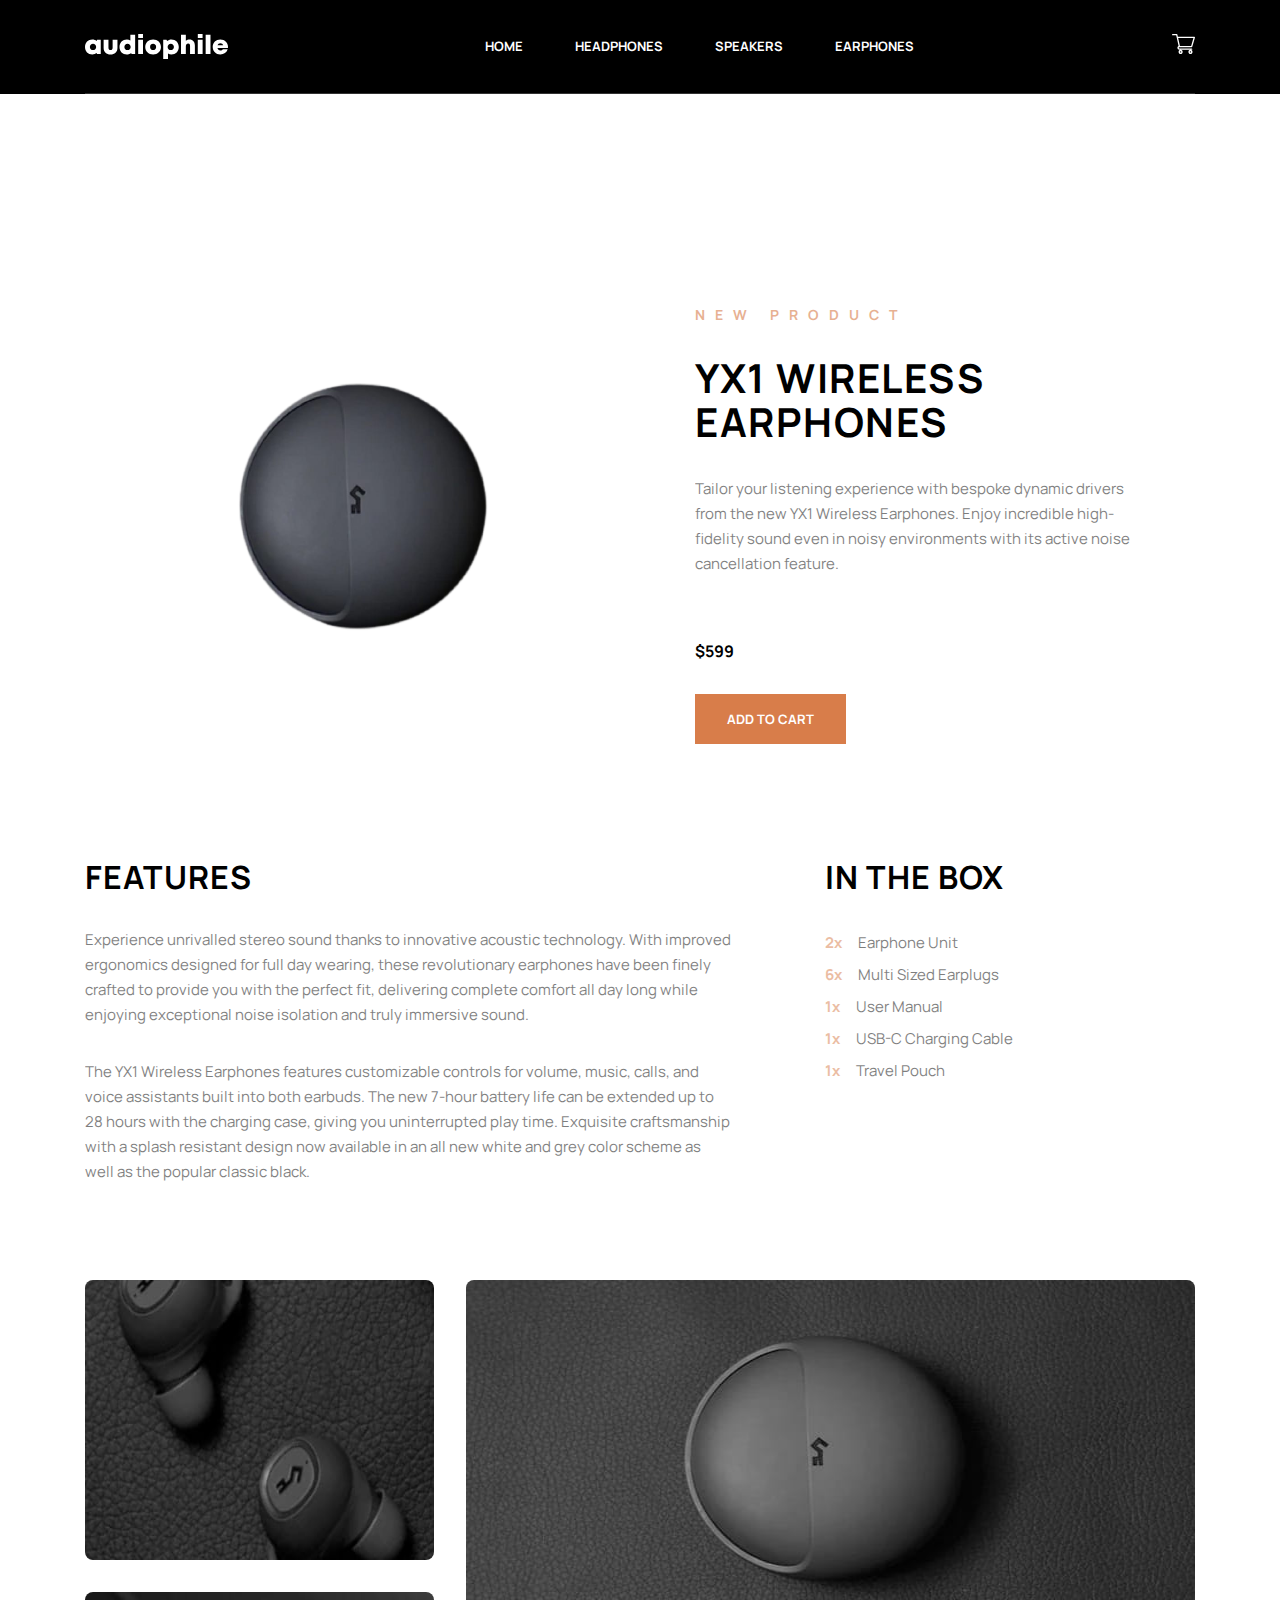
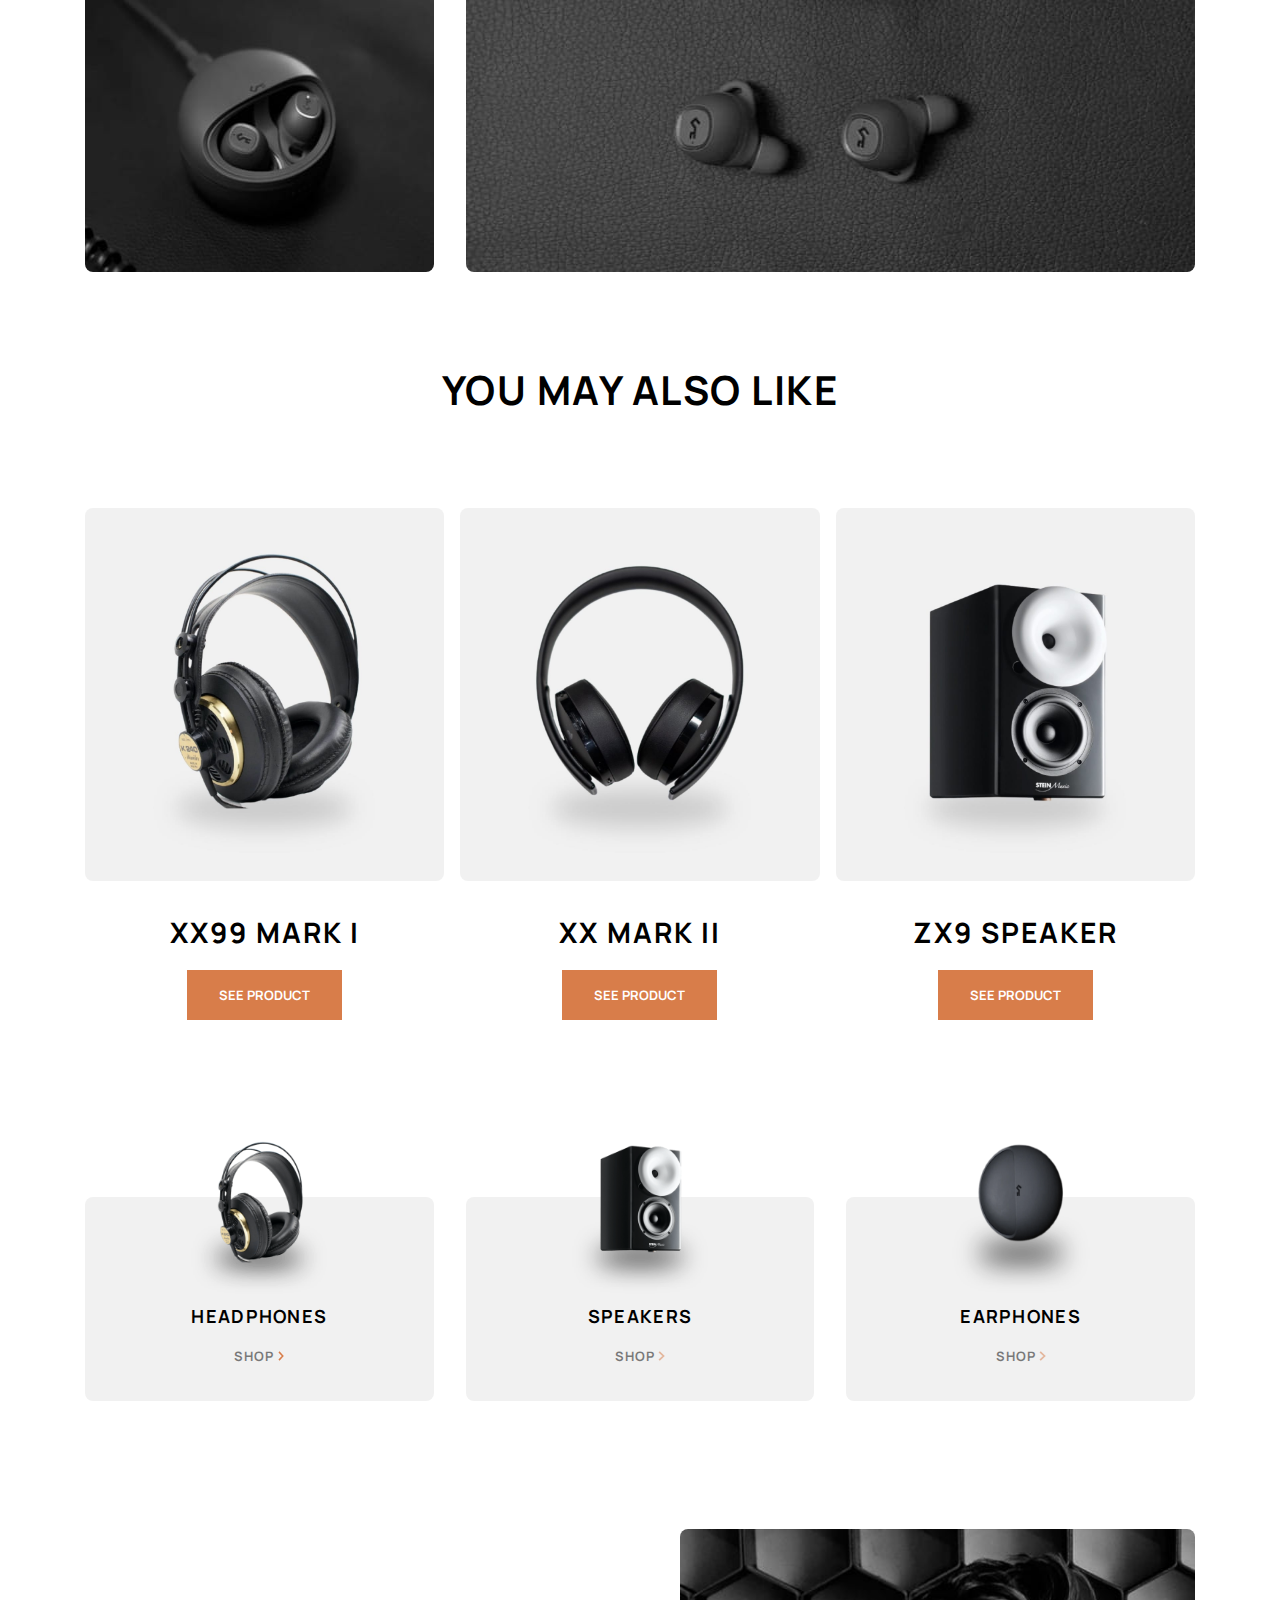
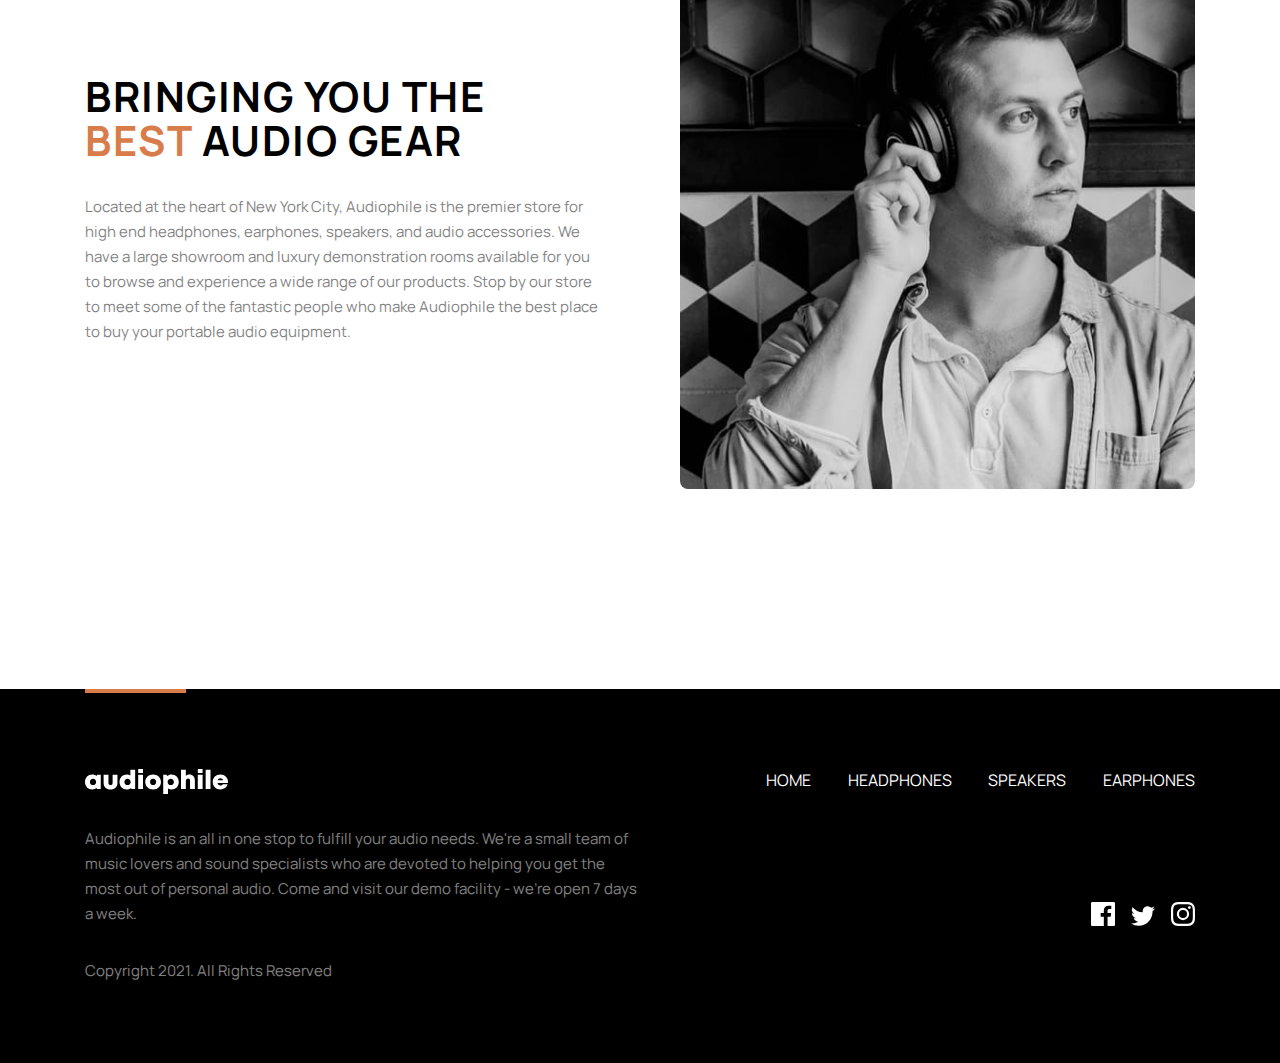
<file: product-earphones.html>
<!DOCTYPE html>
<html lang="en">

<head>
  <meta charset="UTF-8">
  <meta name="viewport" content="width=device-width, initial-scale=1.0">

  <link rel="icon" type="image/png" sizes="32x32" href="./assets/favicon-32x32.png">

  <title>Frontend Mentor | Audiophile e-commerce website</title>
</head>

<body>
	<!DOCTYPE html>
<html lang="en">

<head>
  <meta charset="UTF-8">
  <meta name="viewport" content="width=device-width, initial-scale=1.0">

  <link rel="icon" type="image/png" sizes="32x32" href="./assets/favicon-32x32.png">

  <title>Frontend Mentor | Audiophile e-commerce website</title>
</head>

<body>

	<!DOCTYPE html>
<html lang="en">

<head>
  <meta charset="UTF-8">
  <meta name="viewport" content="width=device-width, initial-scale=1.0">

  <link rel="icon" type="image/png" sizes="32x32" href="./assets/favicon-32x32.png">

  <title>Frontend Mentor | Audiophile e-commerce website</title>
</head>

<body>
	<!DOCTYPE html>
<html lang="en">

<head>
  <meta charset="UTF-8">
  <meta name="viewport" content="width=device-width, initial-scale=1.0">

  <link rel="icon" type="image/png" sizes="32x32" href="./assets/favicon-32x32.png">

  <title>Frontend Mentor | Audiophile e-commerce website</title>
</head>

<body>
	<!DOCTYPE html>
	<html lang="en">
	
	<head>
		<meta charset="UTF-8">
		<meta name="viewport" content="width=device-width, initial-scale=1.0">
		<link rel="icon" type="image/png" sizes="32x32" href="./assets/favicon-32x32.png">
		<link rel="preconnect" href="https://app.snipcart.com">
		<link rel="preconnect" href="https://cdn.snipcart.com">
		<title>Frontend Mentor | Audiophile e-commerce website</title>
	</head>
	
	<body>
	
		<!DOCTYPE html>
		<html lang="en">
		<head>
			<meta charset="UTF-8">
			<meta name="viewport" content="width=device-width, initial-scale=1.0">
			<link rel="stylesheet" href="style.css">
			<link rel="preconnect" href="https://fonts.googleapis.com">
			<link rel="preconnect" href="https://fonts.gstatic.com" crossorigin>
			<link href="https://fonts.googleapis.com/css2?family=Manrope:wght@200;400;600;700&display=swap" rel="stylesheet">
			<link rel="icon" type="image/png" sizes="32x32" href="./assets/favicon-32x32.png">
			
			<title>Frontend Mentor | Audiophile e-commerce website</title>
		</head>
		
		<body>
			<div class="product-detail-hero">
			<nav>
				<div class="logo">
					<img class="logo" src="./assets/shared/desktop/logo.svg">
				</div>
				<div class="nav-links">
					<a href="/index.html">Home</a>
					<a href="/headphones.html">Headphones</a>
					<a href="/speakers.html">Speakers</a>
					<a href="/earphones.html">Earphones</a>
				</div>
				<div class="cart">
					<a href="#" class="snipcart-checkout"><img class="cart" src="./assets/shared/desktop/icon-cart.svg"></a>
				</div>
				
				<a class="hamburger" href="#mobile-menu">
					<img src="./assets/shared/tablet/icon-hamburger.svg" alt="hamburger menu">
				</a>
			
			</nav>
				<div id="mobile-menu" class="mobile-menu">
					<a class="close" href=""><img src="./assets/shared/tablet/close.svg" alt="Cross to close menu" srcset=""></a>
					<div class="collections">
						<div class="collection">
							<div class="collection-img">
							<img src="/assets/shared/desktop/image-headphones.png" alt="Headphones">
							</div>
						<div class="collection-text">
							<h6>Headphones</h6>
							<a href="/headphones.html">
							 <div class="sub-title">Shop</div>
								<img src="./assets/shared/desktop/icon-arrow-right.svg" alt="Arrow pointing right"></a>
						</div>
					</div>
						<div class="collection">
							<div class="collection-img">
							<img src="/assets/shared/desktop/image-speakers.png" alt="speakers">
						</div>
						<div class="collection-text">
							<h6>Speakers</h6>
							<a href="/speakers.html" class="sub-title"> Shop<img src="./assets/shared/desktop/icon-arrow-right.svg" alt="Arrow pointing right"></a>
						</div>
					</div>
						<div class="collection">
							<div class="collection-img">
							<img src="/assets/shared/desktop/image-earphones.png" alt="Earphones">
							</div>
						<div class="collection-text">
							<h6>Earphones</h6>
							<a href="earphones.html" class="sub-title"> Shop<img src="./assets/shared/desktop/icon-arrow-right.svg" alt="Arrow pointing right"></a>
						</div>
						</div>
					
					</div>
				</div>
			</div>
			<div class="products-grid product-detail-grid">
				<div class="product">
					<a class="back" href="/speakers.html">Go back</a>
					<div class="product-img">
						<picture>
							<source media="(min-width: 1000px)" srcset="./assets/category-earphones/desktop/image-yx1-earphones.jpg">
							<source media="(min-width: 750px)" srcset="./assets/category-earphones/tablet/image-yx1-earphones.jpg">
							<source media="(min-width: 280px)" srcset="./assets/category-earphones/mobile/image-yx1-earphones.jpg">
							<img src="./assets/category-earphones/desktop/image-yx1-earphones.jpg" alt="Ea" srcset="">
						</picture>
					</div>
					<div class="product-text">
						<p class="overline">New product</p>
						<h2>YX1 Wireless Earphones</h2>
						<p class="p-text">  Tailor your listening experience with bespoke dynamic drivers from the new YX1 Wireless Earphones. 
							Enjoy incredible high-fidelity sound even in noisy environments with its active noise cancellation feature.
						</p>
		
						<p class="price">$599</p>
						<button class="product-detail-button button-1 snipcart-add-item"
						data-item-id="6" 
						data-item-price="599.00"
						data-item-url="/" 
						data-item-name="YX1 Wireless Earphones"
						data-item-image="./assets/shared/desktop/image-earphones.png">Add To Cart</button>
					</div>
				</div>
			</div>
		
		
			<div class="product-features">
				<div class="features-text">
				<h3>Features</h3>
				<p class="p-text feature-p-1">
					Experience unrivalled stereo sound thanks to innovative acoustic technology. With improved ergonomics 
					designed for full day wearing, these revolutionary earphones have been finely crafted to provide you with 
					the perfect fit, delivering complete comfort all day long while enjoying exceptional noise isolation and 
					truly immersive sound.

				</p>
				<p class="p-text">
					The YX1 Wireless Earphones features customizable controls for volume, music, calls, and voice assistants 
					built into both earbuds. The new 7-hour battery life can be extended up to 28 hours with the charging case, 
					giving you uninterrupted play time. Exquisite craftsmanship with a splash resistant design now available in 
					an all new white and grey color scheme as well as the popular classic black.
				
				</p>
			</div>
			<div class="in-the-box">
				<h3>In the box</h3>
				<ul>
					<li class="p-text"><span>2x</span>Earphone Unit</li>
					<li class="p-text"><span>6x</span>Multi Sized Earplugs</li>
					<li class="p-text"><span>1x</span>User Manual</li>
					<li class="p-text"><span>1x</span>USB-C Charging Cable</li>
					<li class="p-text"><span>1x</span>Travel Pouch</li>
				</ul>
			</div>
			</div>
		
		<div class="product-grid">
			<picture class="product-grid-1">
				<source media="(min-width: 1000px)" srcset="./assets/product-yx1-earphones/desktop/image-gallery-1.jpg">
				<source media="(min-width: 750px)" srcset="./assets/product-yx1-earphones/tablet/image-gallery-1.jpg">
				<source media="(min-width: 280px)" srcset="./assets/product-yx1-earphones/mobile/image-gallery-1.jpg">
				<img src="" alt="Man wearing headphones">
			</picture>
			<picture class="product-grid-2">
				<source media="(min-width: 1000px)" srcset="./assets/product-yx1-earphones/desktop/image-gallery-3.jpg">
				<source media="(min-width: 750px)" srcset="./assets/product-yx1-earphones/tablet/image-gallery-3.jpg">
				<source media="(min-width: 280px)" srcset="./assets/product-yx1-earphones/mobile/image-gallery-3.jpg">
				<img src="" alt="headphones">
			</picture>
			<picture class="product-grid-3">
				<source media="(min-width: 1000px)" srcset="./assets/product-yx1-earphones/desktop/image-gallery-2.jpg">
				<source media="(min-width: 750px)" srcset="./assets/product-yx1-earphones/tablet/image-gallery-2.jpg">
				<source media="(min-width: 280px)" srcset="./assets/product-yx1-earphones/mobile/image-gallery-2.jpg">
				<img src="" alt="headphones on table">
			</picture>
		</div>
		
		<h2 class="may-also-h2">
			You may also like
		</h2>
		
			<div class="may-also-like">
				<div>
					<img src="./assets/product-xx99-mark-one-headphones/desktop/image-product.jpg" alt="Headphones">
					<h4>XX99 Mark I</h4>
					<a href="/product-xx99-mark-one-headphones.html" class="button-1">
						See product
					</a>
				</div>
				<div>
					<img src="./assets/product-xx99-mark-two-headphones/desktop/image-product.jpg" alt="Headphones">
					<h4>XX Mark II</h4>
					<a href="/product-xx99-mark-two-headphones.html"  class="button-1">
						See product
					</a>
				</div>
				<div>
					<img src="./assets/product-zx9-speaker/desktop/image-product.jpg" alt="Speakers">
					<h4>
						ZX9 speaker</h4>
					<a href="/product-zx9-speaker.html" class="button-1">
						See product
					</a>
				</div>
		</div>
		
		<div class="collections product-page-collections">
			<div class="collection">
				<div class="collection-img">
				<img src="/assets/shared/desktop/image-headphones.png" alt="Headphones">
				</div>
			<div class="collection-text">
				<h6>Headphones</h6>
				<a href="#">
				 <div class="sub-title">Shop</div>
					<img src="./assets/shared/desktop/icon-arrow-right.svg" alt="Arrow pointing right"></a>
			</div>
		</div>
			<div class="collection">
				<div class="collection-img">
				<img src="/assets/shared/desktop/image-speakers.png" alt="speakers">
			</div>
			<div class="collection-text">
				<h6>Speakers</h6>
				<a href="speakers.html" class="sub-title">Shop<img src="./assets/shared/desktop/icon-arrow-right.svg" alt="Arrow pointing right"></a>
			</div>
		</div>
			<div class="collection">
				<div class="collection-img">
				<img src="/assets/shared/desktop/image-earphones.png" alt="Earphones">
				</div>
			<div class="collection-text">
				<h6>Earphones</h6>
				<a href="earphones.html" class="sub-title"> Shop<img src="./assets/shared/desktop/icon-arrow-right.svg" alt="Arrow pointing right"></a>
			</div>
			</div>
		
		</div>
		
		
		<div class="about-section">
			<div class="about-text">
				<h2>Bringing you the <span>best</span> audio gear</h2>
				<p class="p-text">
					Located at the heart of New York City, Audiophile is the premier store for high end headphones, 
					earphones, speakers, and audio accessories. We have a large showroom and luxury demonstration 
					rooms available for you to browse and experience a wide range of our products. Stop by our store 
					to meet some of the fantastic people who make Audiophile the best place to buy your portable 
					audio equipment.
				</p>
			</div>
			<div class="about-image">
				<picture>
					<source media="(min-width: 700px)" srcset="./assets/shared/desktop/image-best-gear.jpg">
					<source media="(min-width: 750px)" srcset="./assets/shared/tablet/image-best-gear.jpg">
					<source media="(min-width: 280px)" srcset="./assets/shared/mobile/image-best-gear.jpg">
					<img src="" alt="Man wearing headphones">
				</picture>
			</div>
		</div>
		
			
		
		<footer>
			<div class="bar-container">
			<div class="bar"></div>
		</div>
			<div class="footer-container">
		<div class="footer-1">
			<img class="logo" src="./assets/shared/desktop/logo.svg">
			<div class="nav-links">
				<a href="/index.html">Home</a>
				<a href="#">Headphones</a>
				<a href="/speakers.html">Speakers</a>
				<a href="/earphones.html">Earphones</a>
			</div>
		</div>
		<div class="footer-2">
			<p class="p-text">
				Audiophile is an all in one stop to fulfill your audio needs. We're a small team of music lovers 
				and sound specialists who are devoted to helping you get the most out of personal audio. Come and 
				visit our demo facility - we’re open 7 days a week.
			</p>
		
			<div class="social-links">
				<svg width="24" height="24" xmlns="http://www.w3.org/2000/svg"><path d="M22.675 0H1.325C.593 0 0 .593 0 1.325v21.351C0 23.407.593 24 1.325 24H12.82v-9.294H9.692v-3.622h3.128V8.413c0-3.1 1.893-4.788 4.659-4.788 1.325 0 2.463.099 2.795.143v3.24l-1.918.001c-1.504 0-1.795.715-1.795 1.763v2.313h3.587l-.467 3.622h-3.12V24h6.116c.73 0 1.323-.593 1.323-1.325V1.325C24 .593 23.407 0 22.675 0z" fill="#FFF" fill-rule="nonzero"/></svg>
				<svg width="24" height="20" xmlns="http://www.w3.org/2000/svg"><path d="M24 2.557a9.83 9.83 0 01-2.828.775A4.932 4.932 0 0023.337.608a9.864 9.864 0 01-3.127 1.195A4.916 4.916 0 0016.616.248c-3.179 0-5.515 2.966-4.797 6.045A13.978 13.978 0 011.671 1.149a4.93 4.93 0 001.523 6.574 4.903 4.903 0 01-2.229-.616c-.054 2.281 1.581 4.415 3.949 4.89a4.935 4.935 0 01-2.224.084 4.928 4.928 0 004.6 3.419A9.9 9.9 0 010 17.54a13.94 13.94 0 007.548 2.212c9.142 0 14.307-7.721 13.995-14.646A10.025 10.025 0 0024 2.557z" fill="#FFF" fill-rule="nonzero"/></svg>
				<svg width="24" height="24" xmlns="http://www.w3.org/2000/svg"><path d="M12 2.163c3.204 0 3.584.012 4.85.07 3.252.148 4.771 1.691 4.919 4.919.058 1.265.069 1.645.069 4.849 0 3.205-.012 3.584-.069 4.849-.149 3.225-1.664 4.771-4.919 4.919-1.266.058-1.644.07-4.85.07-3.204 0-3.584-.012-4.849-.07-3.26-.149-4.771-1.699-4.919-4.92-.058-1.265-.07-1.644-.07-4.849 0-3.204.013-3.583.07-4.849.149-3.227 1.664-4.771 4.919-4.919 1.266-.057 1.645-.069 4.849-.069zM12 0C8.741 0 8.333.014 7.053.072 2.695.272.273 2.69.073 7.052.014 8.333 0 8.741 0 12c0 3.259.014 3.668.072 4.948.2 4.358 2.618 6.78 6.98 6.98C8.333 23.986 8.741 24 12 24c3.259 0 3.668-.014 4.948-.072 4.354-.2 6.782-2.618 6.979-6.98.059-1.28.073-1.689.073-4.948 0-3.259-.014-3.667-.072-4.947-.196-4.354-2.617-6.78-6.979-6.98C15.668.014 15.259 0 12 0zm0 5.838a6.162 6.162 0 100 12.324 6.162 6.162 0 000-12.324zM12 16a4 4 0 110-8 4 4 0 010 8zm6.406-11.845a1.44 1.44 0 100 2.881 1.44 1.44 0 000-2.881z" fill="#FFF" fill-rule="nonzero"/></svg>
			</div>
		</div>
		
		
		<p class="p-text">Copyright 2021. All Rights Reserved</p>	<div class="social-links-tablet-mobile">
			<svg width="24" height="24" xmlns="http://www.w3.org/2000/svg"><path d="M22.675 0H1.325C.593 0 0 .593 0 1.325v21.351C0 23.407.593 24 1.325 24H12.82v-9.294H9.692v-3.622h3.128V8.413c0-3.1 1.893-4.788 4.659-4.788 1.325 0 2.463.099 2.795.143v3.24l-1.918.001c-1.504 0-1.795.715-1.795 1.763v2.313h3.587l-.467 3.622h-3.12V24h6.116c.73 0 1.323-.593 1.323-1.325V1.325C24 .593 23.407 0 22.675 0z" fill="#FFF" fill-rule="nonzero"/></svg>
			<svg width="24" height="20" xmlns="http://www.w3.org/2000/svg"><path d="M24 2.557a9.83 9.83 0 01-2.828.775A4.932 4.932 0 0023.337.608a9.864 9.864 0 01-3.127 1.195A4.916 4.916 0 0016.616.248c-3.179 0-5.515 2.966-4.797 6.045A13.978 13.978 0 011.671 1.149a4.93 4.93 0 001.523 6.574 4.903 4.903 0 01-2.229-.616c-.054 2.281 1.581 4.415 3.949 4.89a4.935 4.935 0 01-2.224.084 4.928 4.928 0 004.6 3.419A9.9 9.9 0 010 17.54a13.94 13.94 0 007.548 2.212c9.142 0 14.307-7.721 13.995-14.646A10.025 10.025 0 0024 2.557z" fill="#FFF" fill-rule="nonzero"/></svg>
			<svg width="24" height="24" xmlns="http://www.w3.org/2000/svg"><path d="M12 2.163c3.204 0 3.584.012 4.85.07 3.252.148 4.771 1.691 4.919 4.919.058 1.265.069 1.645.069 4.849 0 3.205-.012 3.584-.069 4.849-.149 3.225-1.664 4.771-4.919 4.919-1.266.058-1.644.07-4.85.07-3.204 0-3.584-.012-4.849-.07-3.26-.149-4.771-1.699-4.919-4.92-.058-1.265-.07-1.644-.07-4.849 0-3.204.013-3.583.07-4.849.149-3.227 1.664-4.771 4.919-4.919 1.266-.057 1.645-.069 4.849-.069zM12 0C8.741 0 8.333.014 7.053.072 2.695.272.273 2.69.073 7.052.014 8.333 0 8.741 0 12c0 3.259.014 3.668.072 4.948.2 4.358 2.618 6.78 6.98 6.98C8.333 23.986 8.741 24 12 24c3.259 0 3.668-.014 4.948-.072 4.354-.2 6.782-2.618 6.979-6.98.059-1.28.073-1.689.073-4.948 0-3.259-.014-3.667-.072-4.947-.196-4.354-2.617-6.78-6.979-6.98C15.668.014 15.259 0 12 0zm0 5.838a6.162 6.162 0 100 12.324 6.162 6.162 0 000-12.324zM12 16a4 4 0 110-8 4 4 0 010 8zm6.406-11.845a1.44 1.44 0 100 2.881 1.44 1.44 0 000-2.881z" fill="#FFF" fill-rule="nonzero"/></svg>
		</div>
		</div>
		</div>
		
		</footer>
		</body>
		
		</html>
	
	

		<link rel="stylesheet" href="https://cdn.snipcart.com/themes/v3.2.0/default/snipcart.css" />
		<script async src="https://cdn.snipcart.com/themes/v3.2.0/default/snipcart.js"></script>
		<div id="snipcart" data-config-modal-style="side" data-api-key="MDdlM2JmOWUtY2RlYy00NjY2LTg3YWUtNTQ5ZTM4ZmU3YjFlNjM3NjMwMDM0MjMzMTczNTMx" hidden></div>
</body>

</html>
</file>
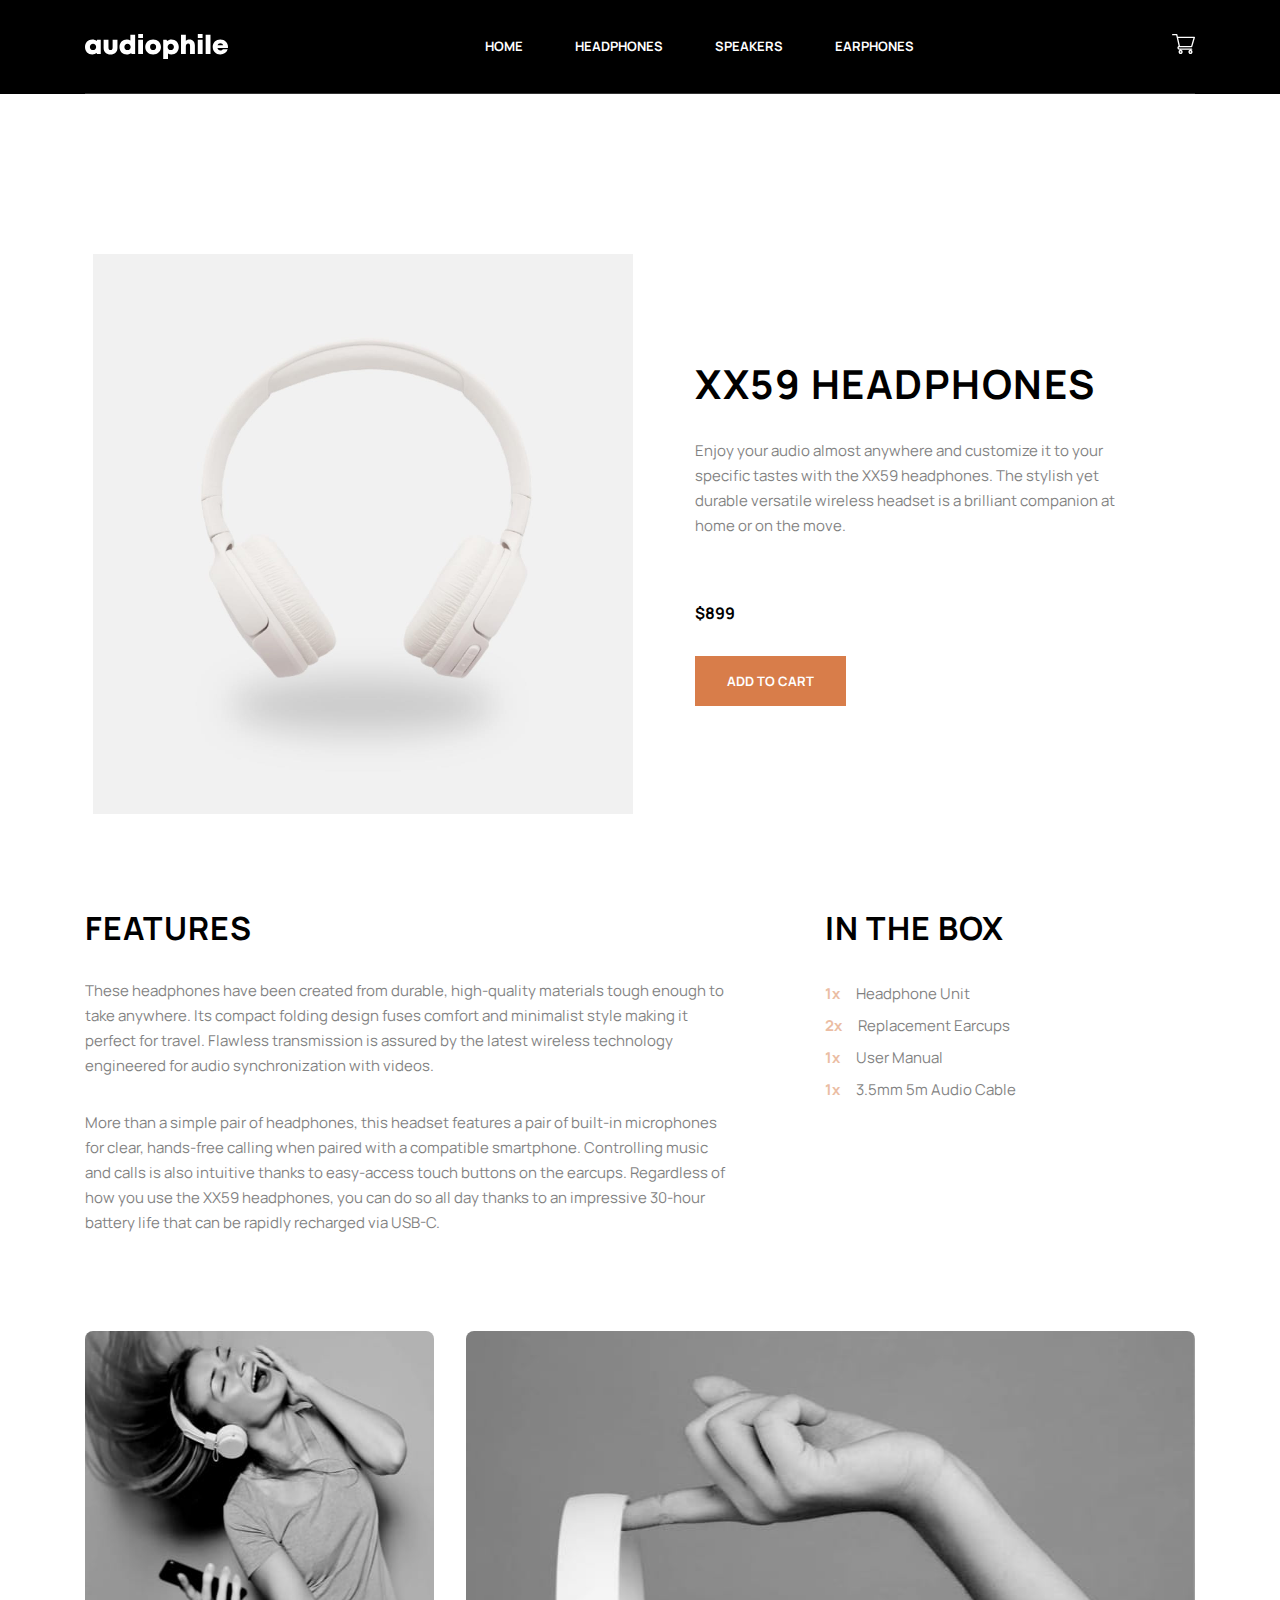
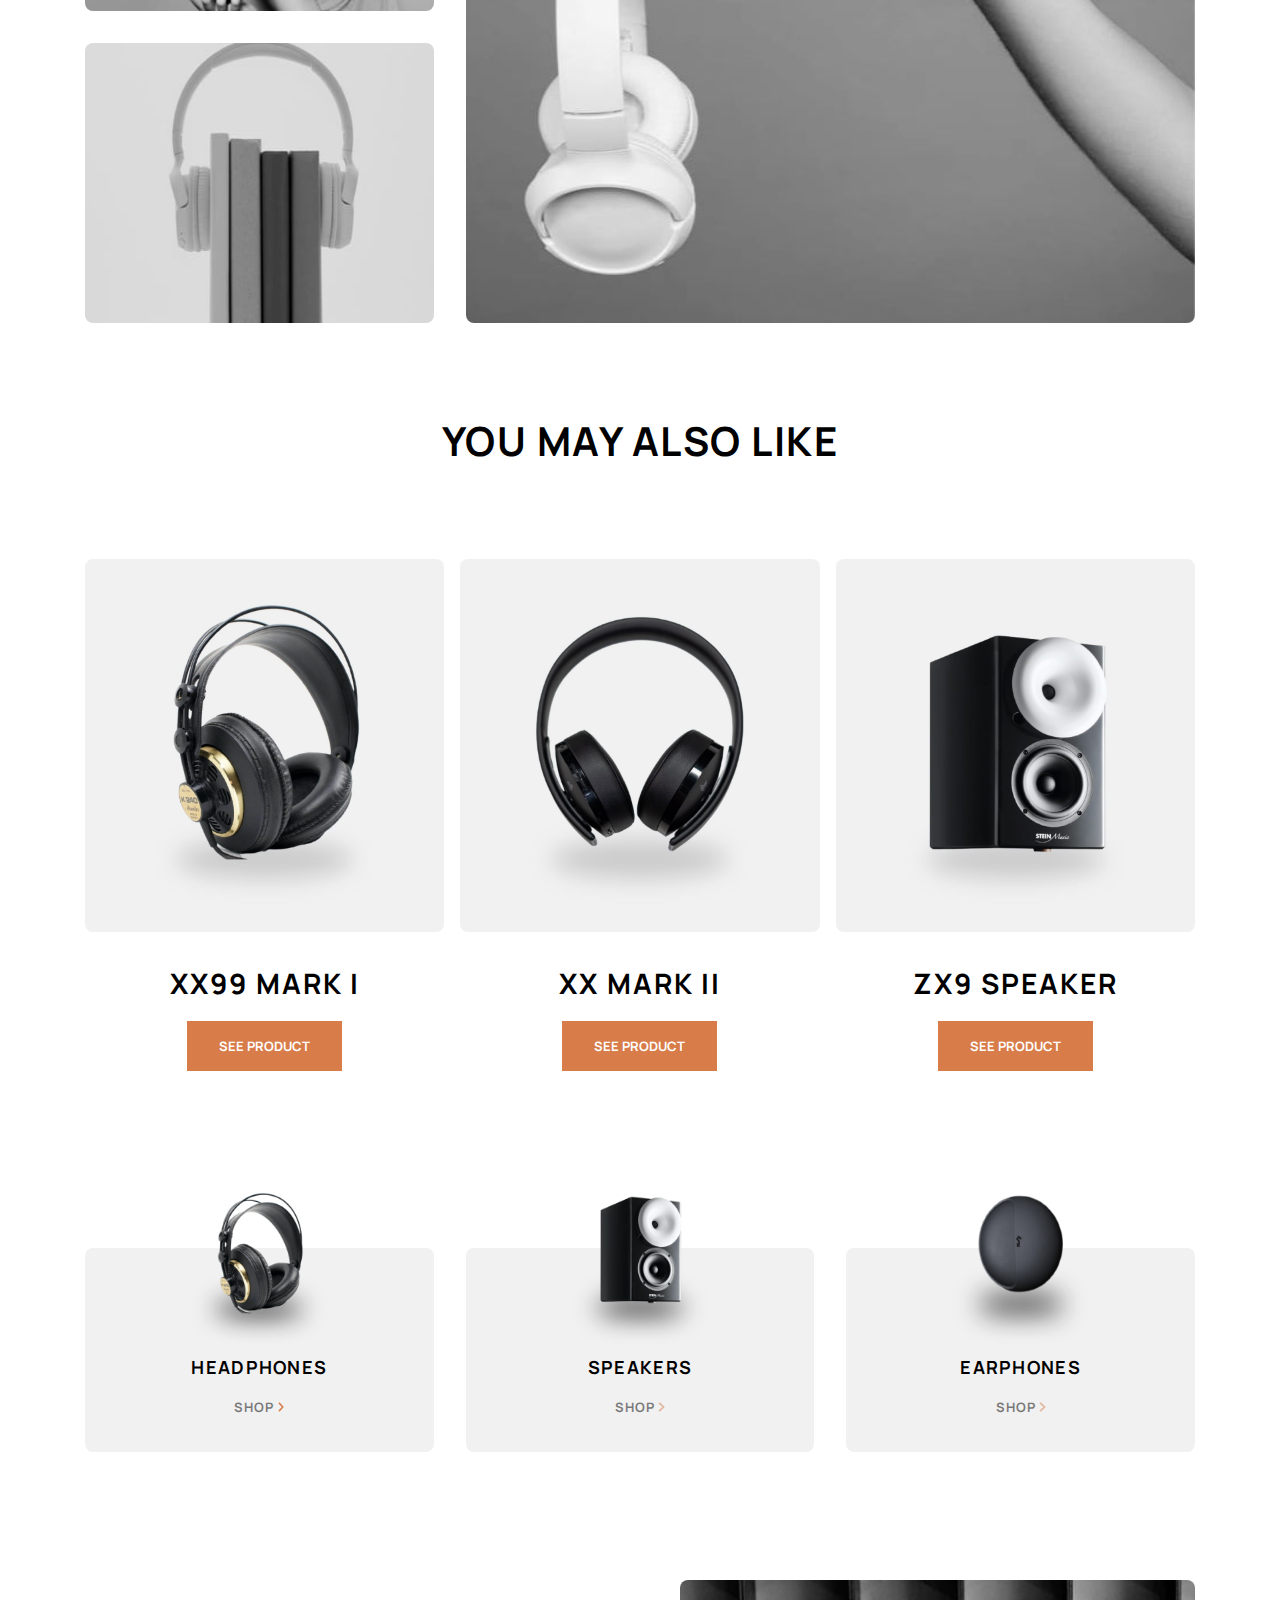
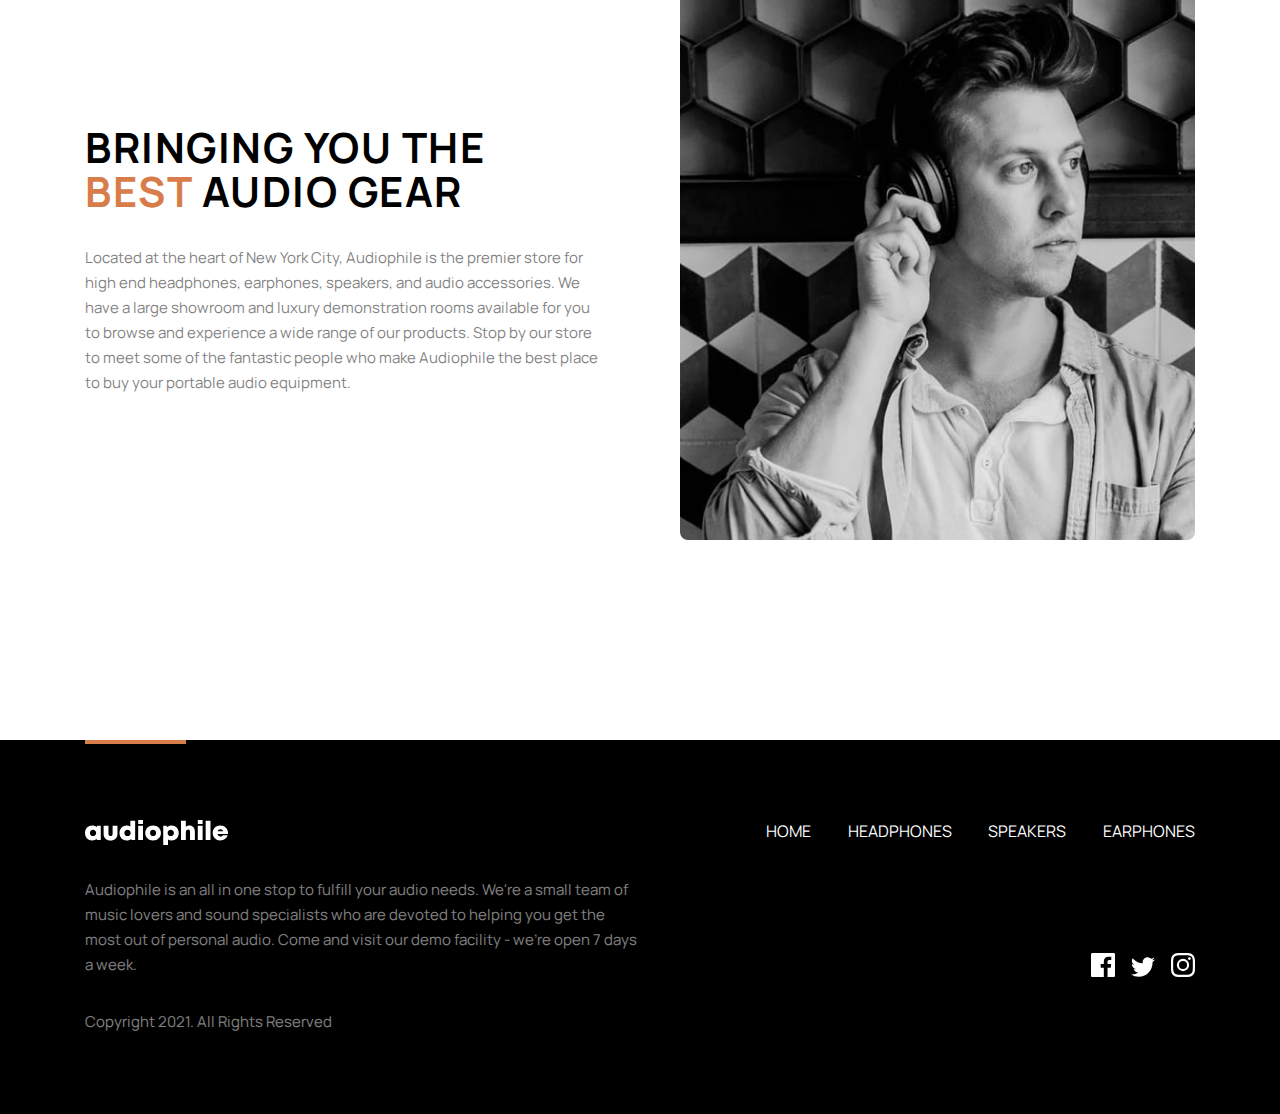
<file: product-xx59-headphones.html>
<!DOCTYPE html>
<html lang="en">

<head>
  <meta charset="UTF-8">
  <meta name="viewport" content="width=device-width, initial-scale=1.0">

  <link rel="icon" type="image/png" sizes="32x32" href="./assets/favicon-32x32.png">

  <title>Frontend Mentor | Audiophile e-commerce website</title>
</head>

<body>
	<!DOCTYPE html>
	<html lang="en">
	
	<head>
		<meta charset="UTF-8">
		<meta name="viewport" content="width=device-width, initial-scale=1.0">
	
		<link rel="icon" type="image/png" sizes="32x32" href="./assets/favicon-32x32.png">
	
		<title>Frontend Mentor | Audiophile e-commerce website</title>
	</head>
	
	<body>
	
		<!DOCTYPE html>
		<html lang="en">
		<head>
			<meta charset="UTF-8">
			<meta name="viewport" content="width=device-width, initial-scale=1.0">
			<link rel="stylesheet" href="style.css">
			<link rel="preconnect" href="https://fonts.googleapis.com">
			<link rel="preconnect" href="https://fonts.gstatic.com" crossorigin>
			<link href="https://fonts.googleapis.com/css2?family=Manrope:wght@200;400;600;700&display=swap" rel="stylesheet">
			<link rel="icon" type="image/png" sizes="32x32" href="./assets/favicon-32x32.png">
			<title>Frontend Mentor | Audiophile e-commerce website</title>
		</head>
		
		<body>
			<div class="product-detail-hero">
			<nav>
				<div class="logo">
					<img class="logo" src="./assets/shared/desktop/logo.svg">
				</div>
				<div class="nav-links">
					<a href="/index.html">Home</a>
					<a href="/headphones.html">Headphones</a>
					<a href="/speakers.html">Speakers</a>
					<a href="/earphones.html">Earphones</a>
				</div>
				<div class="cart">
					<a href="#" class="snipcart-checkout"><img class="cart" src="./assets/shared/desktop/icon-cart.svg"></a>
				</div>
				
				<a class="hamburger" href="#mobile-menu">
					<img src="./assets/shared/tablet/icon-hamburger.svg" alt="hamburger menu">
				</a>
			
			</nav>
				<div id="mobile-menu" class="mobile-menu">
					<a class="close" href=""><img src="./assets/shared/tablet/close.svg" alt="Cross to close menu" srcset=""></a>
					<div class="collections">
						<div class="collection">
							<div class="collection-img">
							<img src="/assets/shared/desktop/image-headphones.png" alt="Headphones">
							</div>
						<div class="collection-text">
							<h6>Headphones</h6>
							<a href="/headphones.html">
							 <div class="sub-title">Shop</div>
								<img src="./assets/shared/desktop/icon-arrow-right.svg" alt="Arrow pointing right"></a>
						</div>
					</div>
						<div class="collection">
							<div class="collection-img">
							<img src="/assets/shared/desktop/image-speakers.png" alt="speakers">
						</div>
						<div class="collection-text">
							<h6>Speakers</h6>
							<a href="/speakers.html" class="sub-title"> Shop<img src="./assets/shared/desktop/icon-arrow-right.svg" alt="Arrow pointing right"></a>
						</div>
					</div>
						<div class="collection">
							<div class="collection-img">
							<img src="/assets/shared/desktop/image-earphones.png" alt="Earphones">
							</div>
						<div class="collection-text">
							<h6>Earphones</h6>
							<a href="earphones.html" class="sub-title"> Shop<img src="./assets/shared/desktop/icon-arrow-right.svg" alt="Arrow pointing right"></a>
						</div>
						</div>
					
					</div>
				</div>
			</div>
			<div class="products-grid product-detail-grid">
				<div class="product">
					<a class="back" href="/headphones.html">Go back</a>
					<div class="product-img">
						<picture>
							<source media="(min-width: 1000px)" srcset="./assets/product-xx59-headphones/desktop/image-product.jpg">
							<source media="(min-width: 750px)" srcset="./assets/product-xx59-headphones/tablet/image-product.jpg">
							<source media="(min-width: 280px)" srcset="./assets/product-xx59-headphones/mobile/image-product.jpg">
							<img src="./assets/product-xx99-mark-two-headphones/desktop/image-product.jpg" alt="Headphones" srcset="">
						</picture>
					</div>
					<div class="product-text">
						<h2>XX59 Headphones</h2>
						<p class="p-text">    Enjoy your audio almost anywhere and customize it to your specific tastes with the XX59 headphones. 
							The stylish yet durable versatile wireless headset is a brilliant companion at home or on the move.
						</p>
		
						<p class="price">$899</p>
						<button class="product-detail-button button-1 snipcart-add-item"
						data-item-id="5" 
						data-item-price="899.00"
						data-item-url="/" 
						data-item-name="XX99 XX59 Headphones"
						data-item-image="./assets/shared/desktop/image-xx59-headphones.jpg">Add To Cart</button>
					</div>
				</div>
			</div>
		
		
			<div class="product-features">
				<div class="features-text">
				<h3>Features</h3>
				<p class="p-text feature-p-1">
				  These headphones have been created from durable, high-quality materials tough enough to take anywhere. Its compact
					folding design fuses comfort and minimalist style making it perfect for travel. Flawless transmission is assured by the
					latest wireless technology engineered for audio synchronization with videos.

				</p>
				<p class="p-text">
					More than a simple pair of headphones, this headset features a pair of built-in microphones for clear, hands-free
					calling when paired with a compatible smartphone. Controlling music and calls is also intuitive thanks to easy-access
					touch buttons on the earcups. Regardless of how you use the XX59 headphones, you can do so all day thanks to an
					impressive 30-hour battery life that can be rapidly recharged via USB-C.
				</p>
			</div>
			<div class="in-the-box">
				<h3>In the box</h3>
				<ul>
					<li class="p-text"><span>1x</span>Headphone Unit</li>
					<li class="p-text"><span>2x</span>Replacement Earcups</li>
					<li class="p-text"><span>1x</span>User Manual</li>
					<li class="p-text"><span>1x</span>3.5mm 5m Audio Cable</li>
				</ul>
			</div>
			</div>
		
		<div class="product-grid">
			<picture class="product-grid-1">
				<source media="(min-width: 1000px)" srcset="./assets/product-xx59-headphones/desktop/image-gallery-1.jpg">
				<source media="(min-width: 750px)" srcset="./assets/product-xx59-headphones/tablet/image-gallery-1.jpg">
				<source media="(min-width: 280px)" srcset="./assets/product-xx59-headphones/mobile/image-gallery-1.jpg">
				<img src="" alt="Man wearing headphones">
			</picture>
			<picture class="product-grid-2">
				<source media="(min-width: 1000px)" srcset="./assets/product-xx59-headphones/desktop/image-gallery-3.jpg">
				<source media="(min-width: 750px)" srcset="./assets/product-xx59-headphones/tablet/image-gallery-3.jpg">
				<source media="(min-width: 280px)" srcset="./assets/product-xx59-headphones/mobile/image-gallery-3.jpg">
				<img src="" alt="headphones">
			</picture>
			<picture class="product-grid-3">
				<source media="(min-width: 1000px)" srcset="./assets/product-xx59-headphones/desktop/image-gallery-2.jpg">
				<source media="(min-width: 750px)" srcset="./assets/product-xx59-headphones/tablet/image-gallery-2.jpg">
				<source media="(min-width: 280px)" srcset="./assets/product-xx59-headphones/mobile/image-gallery-2.jpg">
				<img src="" alt="headphones on table">
			</picture>
		</div>
		
		<h2 class="may-also-h2">
			You may also like
		</h2>
		
			<div class="may-also-like">
				<div>
					<img src="./assets/product-xx99-mark-one-headphones/desktop/image-product.jpg" alt="Headphones">
					<h4>XX99 Mark I</h4>
					<a href="/product-xx99-mark-one-headphones.html" class="button-1">
						See product
					</a>
				</div>
				<div>
					<img src="./assets/product-xx99-mark-two-headphones/desktop/image-product.jpg" alt="Headphones">
					<h4>XX Mark II</h4>
					<a href="/product-xx99-mark-two-headphones.html"  class="button-1">
						See product
					</a>
				</div>
				<div>
					<img src="./assets/product-zx9-speaker/desktop/image-product.jpg" alt="Speakers">
					<h4>
						ZX9 speaker</h4>
					<a href="/product-zx9-speaker.html" class="button-1">
						See product
					</a>
				</div>
		</div>
		
		<div class="collections product-page-collections">
			<div class="collection">
				<div class="collection-img">
				<img src="/assets/shared/desktop/image-headphones.png" alt="Headphones">
				</div>
			<div class="collection-text">
				<h6>Headphones</h6>
				<a href="#">
				 <div class="sub-title">Shop</div>
					<img src="./assets/shared/desktop/icon-arrow-right.svg" alt="Arrow pointing right"></a>
			</div>
		</div>
			<div class="collection">
				<div class="collection-img">
				<img src="/assets/shared/desktop/image-speakers.png" alt="speakers">
			</div>
			<div class="collection-text">
				<h6>Speakers</h6>
				<a href="speakers.html" class="sub-title">Shop<img src="./assets/shared/desktop/icon-arrow-right.svg" alt="Arrow pointing right"></a>
			</div>
		</div>
			<div class="collection">
				<div class="collection-img">
				<img src="/assets/shared/desktop/image-earphones.png" alt="Earphones">
				</div>
			<div class="collection-text">
				<h6>Earphones</h6>
				<a href="earphones.html" class="sub-title"> Shop<img src="./assets/shared/desktop/icon-arrow-right.svg" alt="Arrow pointing right"></a>
			</div>
			</div>
		
		</div>
		
		
		<div class="about-section">
			<div class="about-text">
				<h2>Bringing you the <span>best</span> audio gear</h2>
				<p class="p-text">
					Located at the heart of New York City, Audiophile is the premier store for high end headphones, 
					earphones, speakers, and audio accessories. We have a large showroom and luxury demonstration 
					rooms available for you to browse and experience a wide range of our products. Stop by our store 
					to meet some of the fantastic people who make Audiophile the best place to buy your portable 
					audio equipment.
				</p>
			</div>
			<div class="about-image">
				<picture>
					<source media="(min-width: 700px)" srcset="./assets/shared/desktop/image-best-gear.jpg">
					<source media="(min-width: 750px)" srcset="./assets/shared/tablet/image-best-gear.jpg">
					<source media="(min-width: 280px)" srcset="./assets/shared/mobile/image-best-gear.jpg">
					<img src="" alt="Man wearing headphones">
				</picture>
			</div>
		</div>
		
			
		
		<footer>
			<div class="bar-container">
			<div class="bar"></div>
		</div>
			<div class="footer-container">
		<div class="footer-1">
			<img class="logo" src="./assets/shared/desktop/logo.svg">
			<div class="nav-links">
				<a href="/index.html">Home</a>
				<a href="#">Headphones</a>
				<a href="/speakers.html">Speakers</a>
				<a href="/earphones.html">Earphones</a>
			</div>
		</div>
		<div class="footer-2">
			<p class="p-text">
				Audiophile is an all in one stop to fulfill your audio needs. We're a small team of music lovers 
				and sound specialists who are devoted to helping you get the most out of personal audio. Come and 
				visit our demo facility - we’re open 7 days a week.
			</p>
		
			<div class="social-links">
				<svg width="24" height="24" xmlns="http://www.w3.org/2000/svg"><path d="M22.675 0H1.325C.593 0 0 .593 0 1.325v21.351C0 23.407.593 24 1.325 24H12.82v-9.294H9.692v-3.622h3.128V8.413c0-3.1 1.893-4.788 4.659-4.788 1.325 0 2.463.099 2.795.143v3.24l-1.918.001c-1.504 0-1.795.715-1.795 1.763v2.313h3.587l-.467 3.622h-3.12V24h6.116c.73 0 1.323-.593 1.323-1.325V1.325C24 .593 23.407 0 22.675 0z" fill="#FFF" fill-rule="nonzero"/></svg>
				<svg width="24" height="20" xmlns="http://www.w3.org/2000/svg"><path d="M24 2.557a9.83 9.83 0 01-2.828.775A4.932 4.932 0 0023.337.608a9.864 9.864 0 01-3.127 1.195A4.916 4.916 0 0016.616.248c-3.179 0-5.515 2.966-4.797 6.045A13.978 13.978 0 011.671 1.149a4.93 4.93 0 001.523 6.574 4.903 4.903 0 01-2.229-.616c-.054 2.281 1.581 4.415 3.949 4.89a4.935 4.935 0 01-2.224.084 4.928 4.928 0 004.6 3.419A9.9 9.9 0 010 17.54a13.94 13.94 0 007.548 2.212c9.142 0 14.307-7.721 13.995-14.646A10.025 10.025 0 0024 2.557z" fill="#FFF" fill-rule="nonzero"/></svg>
				<svg width="24" height="24" xmlns="http://www.w3.org/2000/svg"><path d="M12 2.163c3.204 0 3.584.012 4.85.07 3.252.148 4.771 1.691 4.919 4.919.058 1.265.069 1.645.069 4.849 0 3.205-.012 3.584-.069 4.849-.149 3.225-1.664 4.771-4.919 4.919-1.266.058-1.644.07-4.85.07-3.204 0-3.584-.012-4.849-.07-3.26-.149-4.771-1.699-4.919-4.92-.058-1.265-.07-1.644-.07-4.849 0-3.204.013-3.583.07-4.849.149-3.227 1.664-4.771 4.919-4.919 1.266-.057 1.645-.069 4.849-.069zM12 0C8.741 0 8.333.014 7.053.072 2.695.272.273 2.69.073 7.052.014 8.333 0 8.741 0 12c0 3.259.014 3.668.072 4.948.2 4.358 2.618 6.78 6.98 6.98C8.333 23.986 8.741 24 12 24c3.259 0 3.668-.014 4.948-.072 4.354-.2 6.782-2.618 6.979-6.98.059-1.28.073-1.689.073-4.948 0-3.259-.014-3.667-.072-4.947-.196-4.354-2.617-6.78-6.979-6.98C15.668.014 15.259 0 12 0zm0 5.838a6.162 6.162 0 100 12.324 6.162 6.162 0 000-12.324zM12 16a4 4 0 110-8 4 4 0 010 8zm6.406-11.845a1.44 1.44 0 100 2.881 1.44 1.44 0 000-2.881z" fill="#FFF" fill-rule="nonzero"/></svg>
			</div>
		</div>
		
		
		<p class="p-text">Copyright 2021. All Rights Reserved</p>	<div class="social-links-tablet-mobile">
			<svg width="24" height="24" xmlns="http://www.w3.org/2000/svg"><path d="M22.675 0H1.325C.593 0 0 .593 0 1.325v21.351C0 23.407.593 24 1.325 24H12.82v-9.294H9.692v-3.622h3.128V8.413c0-3.1 1.893-4.788 4.659-4.788 1.325 0 2.463.099 2.795.143v3.24l-1.918.001c-1.504 0-1.795.715-1.795 1.763v2.313h3.587l-.467 3.622h-3.12V24h6.116c.73 0 1.323-.593 1.323-1.325V1.325C24 .593 23.407 0 22.675 0z" fill="#FFF" fill-rule="nonzero"/></svg>
			<svg width="24" height="20" xmlns="http://www.w3.org/2000/svg"><path d="M24 2.557a9.83 9.83 0 01-2.828.775A4.932 4.932 0 0023.337.608a9.864 9.864 0 01-3.127 1.195A4.916 4.916 0 0016.616.248c-3.179 0-5.515 2.966-4.797 6.045A13.978 13.978 0 011.671 1.149a4.93 4.93 0 001.523 6.574 4.903 4.903 0 01-2.229-.616c-.054 2.281 1.581 4.415 3.949 4.89a4.935 4.935 0 01-2.224.084 4.928 4.928 0 004.6 3.419A9.9 9.9 0 010 17.54a13.94 13.94 0 007.548 2.212c9.142 0 14.307-7.721 13.995-14.646A10.025 10.025 0 0024 2.557z" fill="#FFF" fill-rule="nonzero"/></svg>
			<svg width="24" height="24" xmlns="http://www.w3.org/2000/svg"><path d="M12 2.163c3.204 0 3.584.012 4.85.07 3.252.148 4.771 1.691 4.919 4.919.058 1.265.069 1.645.069 4.849 0 3.205-.012 3.584-.069 4.849-.149 3.225-1.664 4.771-4.919 4.919-1.266.058-1.644.07-4.85.07-3.204 0-3.584-.012-4.849-.07-3.26-.149-4.771-1.699-4.919-4.92-.058-1.265-.07-1.644-.07-4.849 0-3.204.013-3.583.07-4.849.149-3.227 1.664-4.771 4.919-4.919 1.266-.057 1.645-.069 4.849-.069zM12 0C8.741 0 8.333.014 7.053.072 2.695.272.273 2.69.073 7.052.014 8.333 0 8.741 0 12c0 3.259.014 3.668.072 4.948.2 4.358 2.618 6.78 6.98 6.98C8.333 23.986 8.741 24 12 24c3.259 0 3.668-.014 4.948-.072 4.354-.2 6.782-2.618 6.979-6.98.059-1.28.073-1.689.073-4.948 0-3.259-.014-3.667-.072-4.947-.196-4.354-2.617-6.78-6.979-6.98C15.668.014 15.259 0 12 0zm0 5.838a6.162 6.162 0 100 12.324 6.162 6.162 0 000-12.324zM12 16a4 4 0 110-8 4 4 0 010 8zm6.406-11.845a1.44 1.44 0 100 2.881 1.44 1.44 0 000-2.881z" fill="#FFF" fill-rule="nonzero"/></svg>
		</div>
		</div>
		</div>
		
		</footer>
	
		 
	

		<link rel="stylesheet" href="https://cdn.snipcart.com/themes/v3.2.0/default/snipcart.css" />
		<script async src="https://cdn.snipcart.com/themes/v3.2.0/default/snipcart.js"></script>
		<div id="snipcart" data-config-modal-style="side" data-api-key="MDdlM2JmOWUtY2RlYy00NjY2LTg3YWUtNTQ5ZTM4ZmU3YjFlNjM3NjMwMDM0MjMzMTczNTMx" hidden></div>
</body>

</html>
</file>
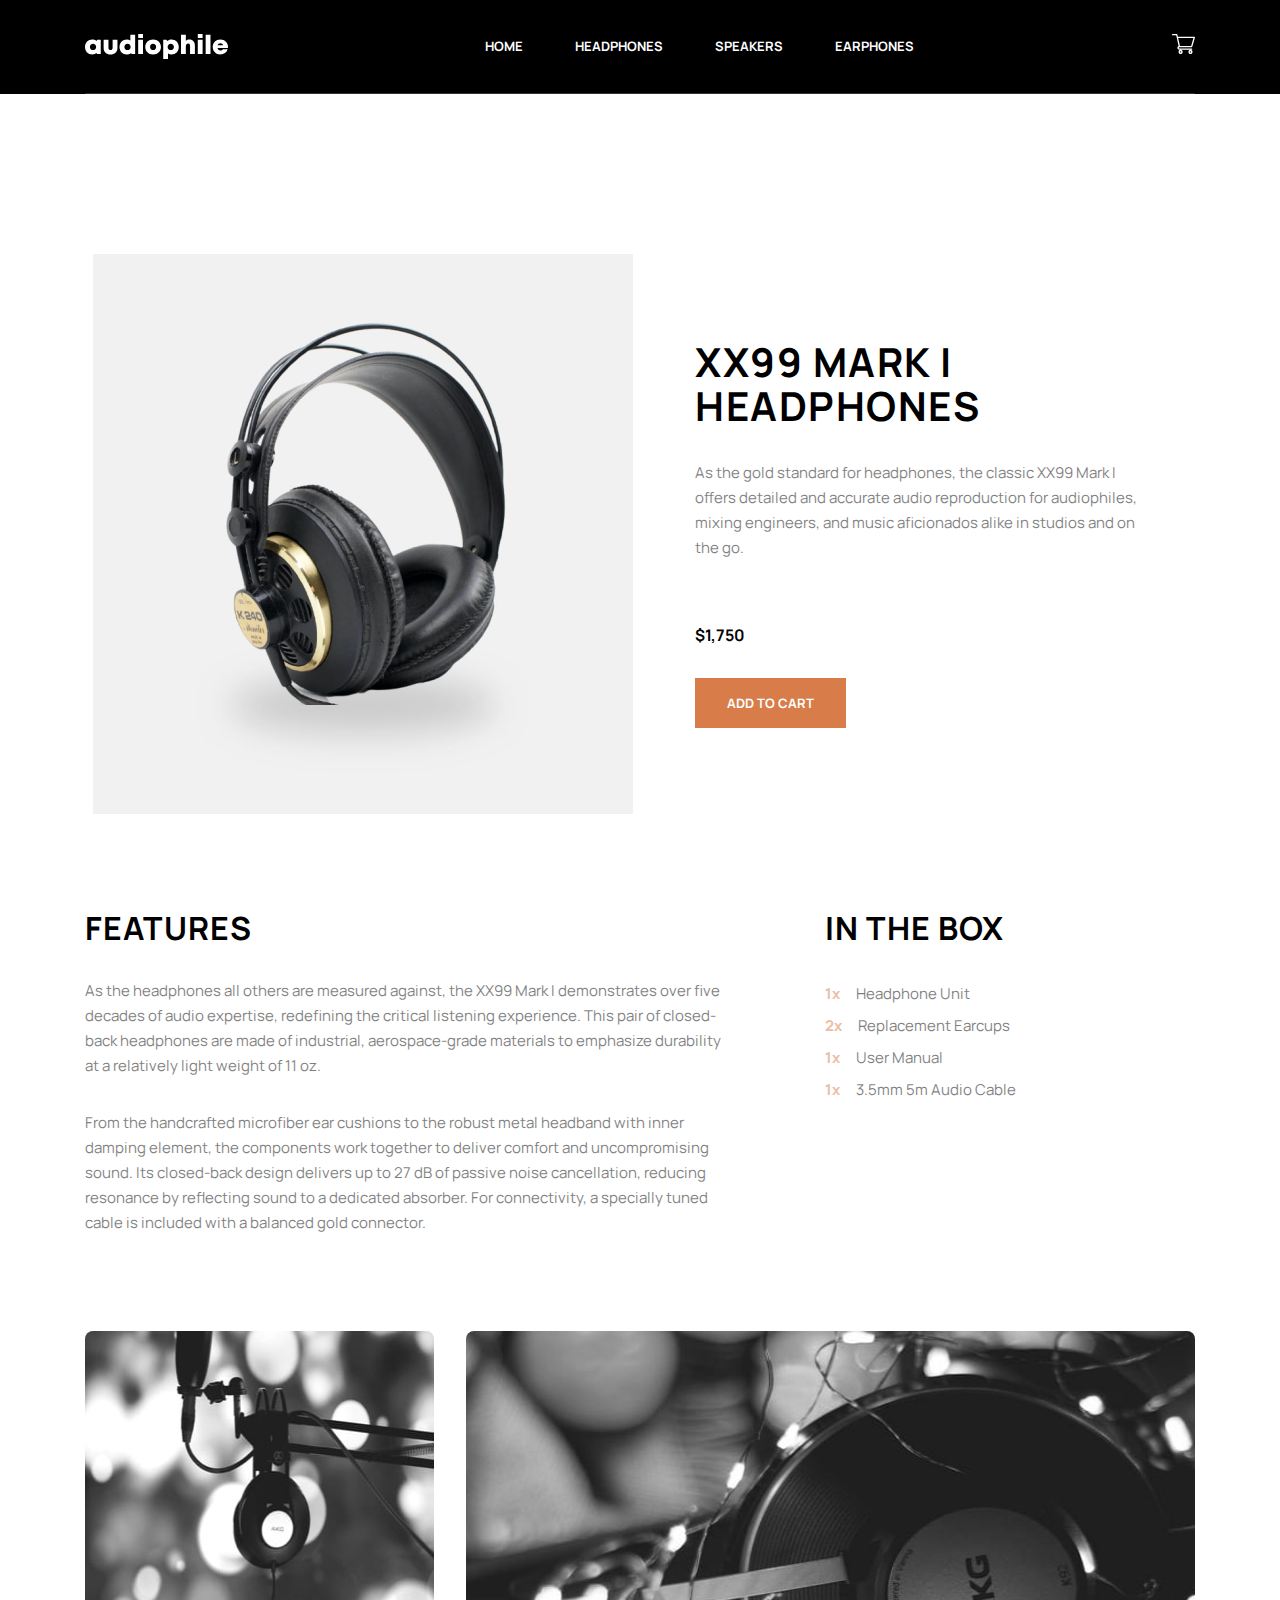
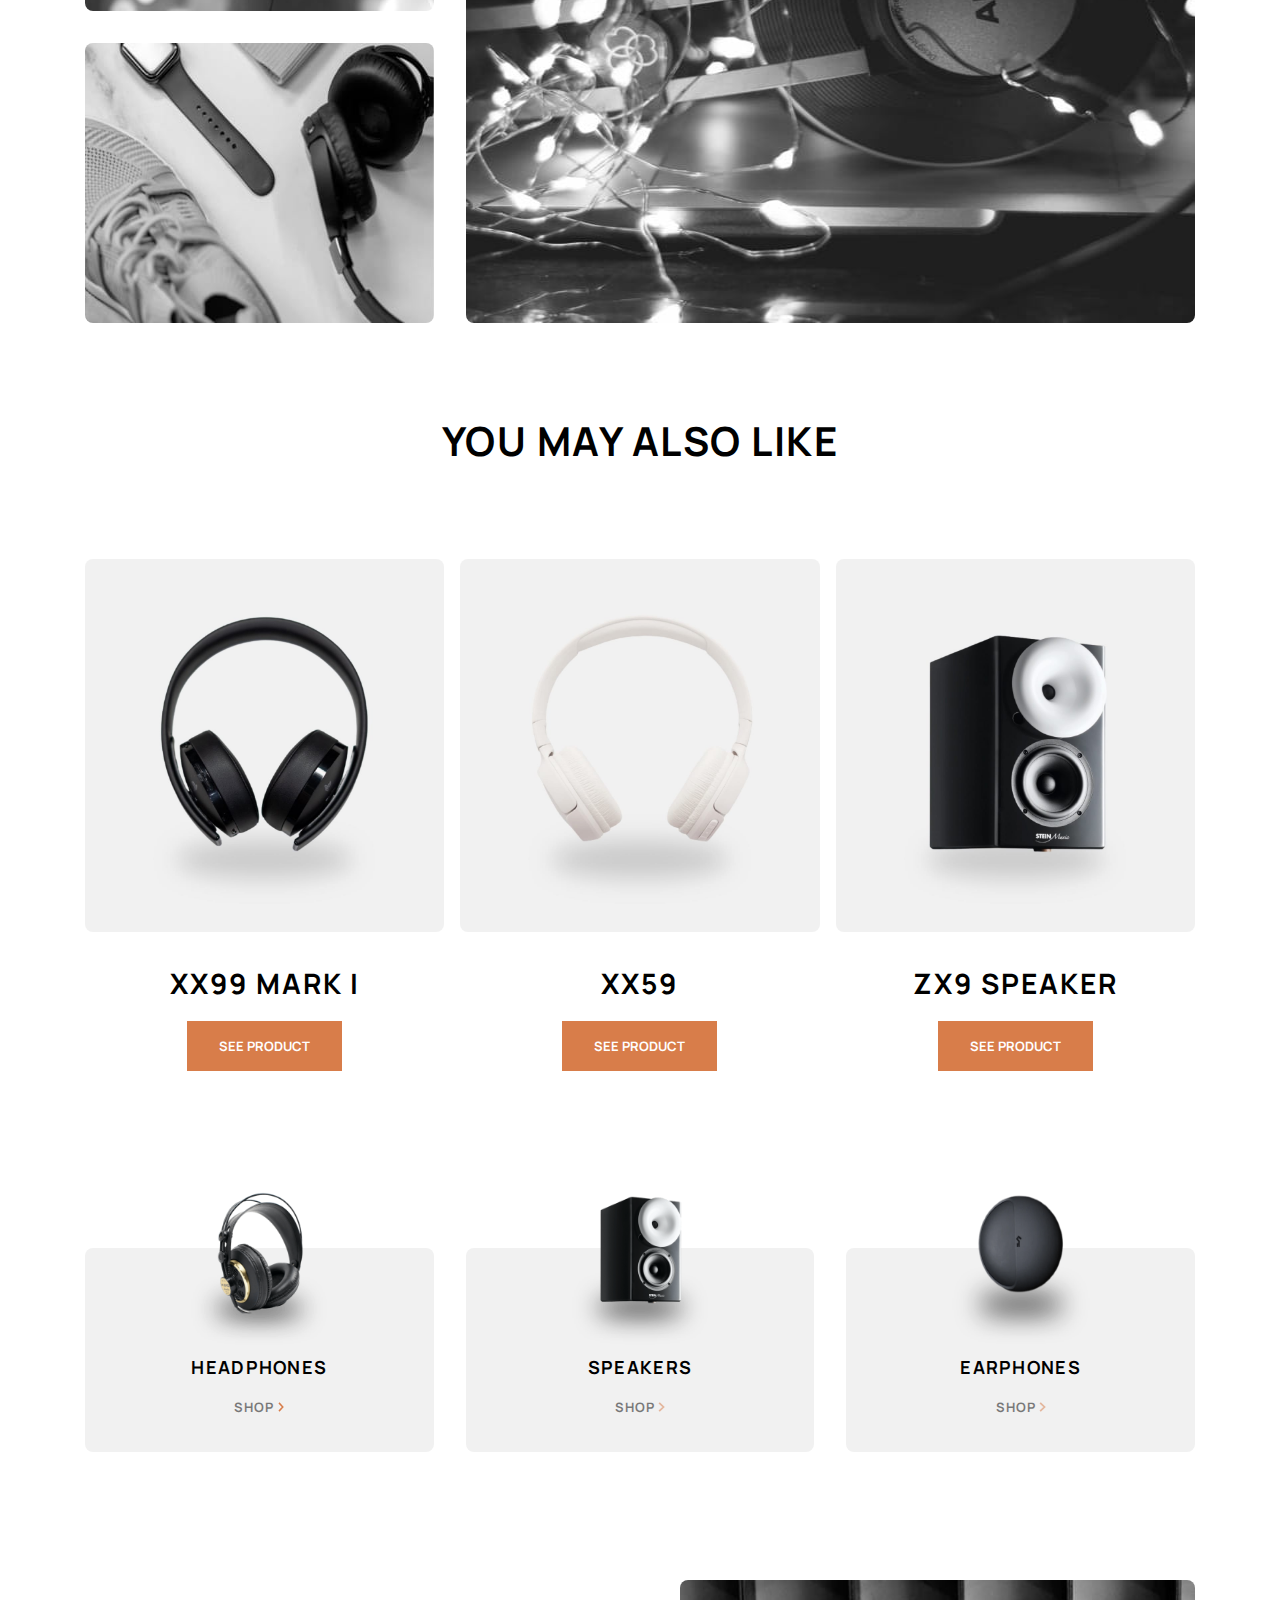
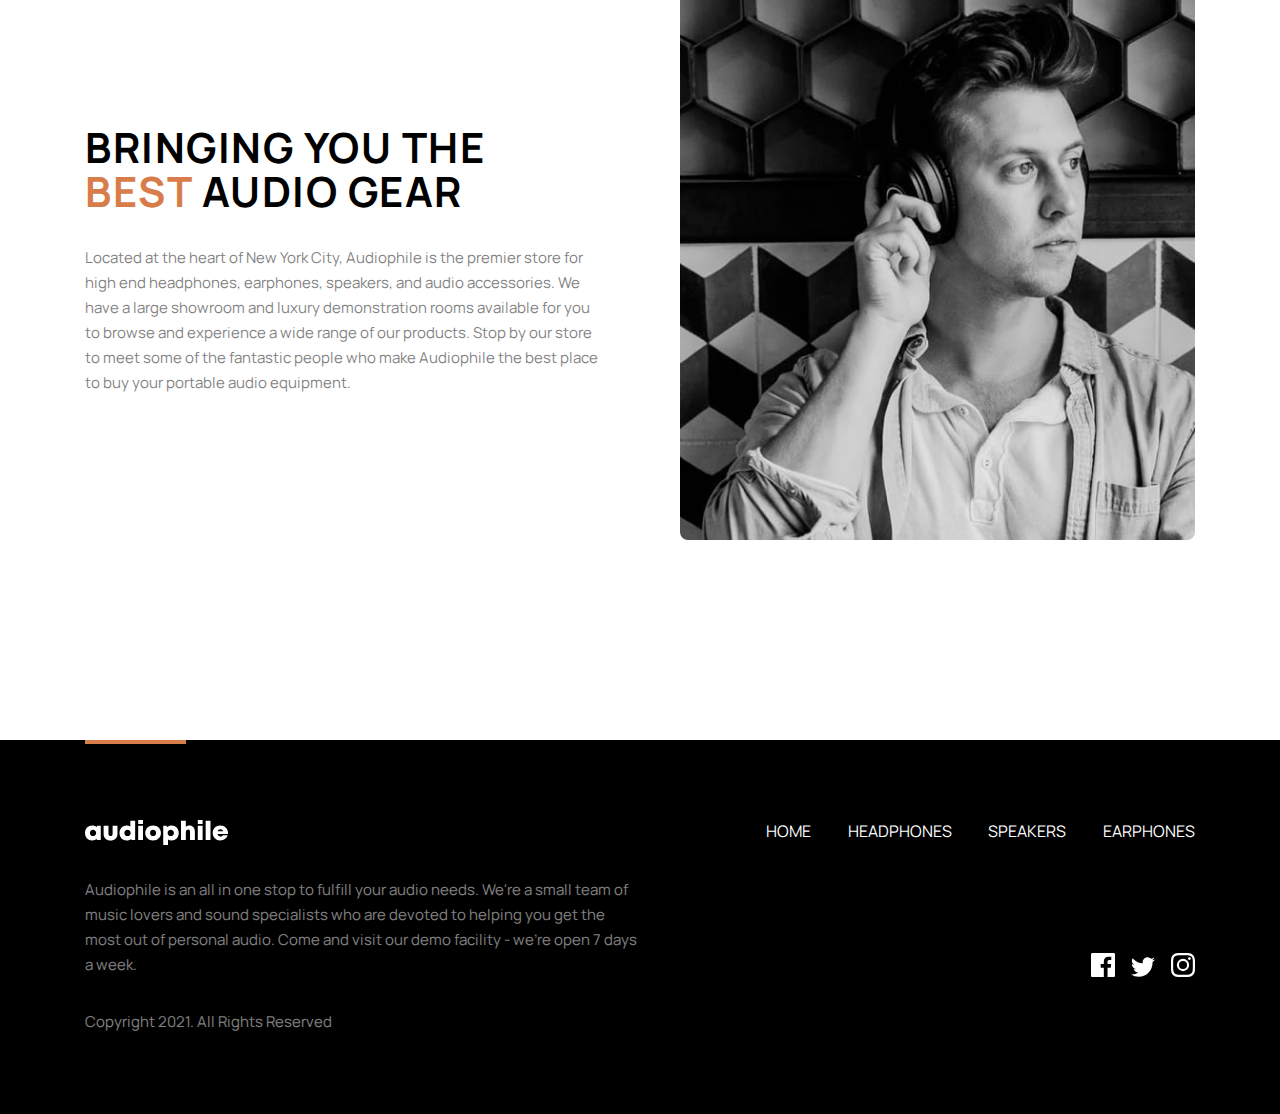
<file: product-xx99-mark-one-headphones.html>
<!DOCTYPE html>
<html lang="en">

<head>
  <meta charset="UTF-8">
  <meta name="viewport" content="width=device-width, initial-scale=1.0">

  <link rel="icon" type="image/png" sizes="32x32" href="./assets/favicon-32x32.png">

  <title>Frontend Mentor | Audiophile e-commerce website</title>
</head>

<body>

	<!DOCTYPE html>
	<html lang="en">
	<head>
		<meta charset="UTF-8">
		<meta name="viewport" content="width=device-width, initial-scale=1.0">
		<link rel="stylesheet" href="style.css">
		<link rel="preconnect" href="https://fonts.googleapis.com">
		<link rel="preconnect" href="https://fonts.gstatic.com" crossorigin>
		<link href="https://fonts.googleapis.com/css2?family=Manrope:wght@200;400;600;700&display=swap" rel="stylesheet">
		<link rel="icon" type="image/png" sizes="32x32" href="./assets/favicon-32x32.png">
		<link rel="preconnect" href="https://app.snipcart.com">
<link rel="preconnect" href="https://cdn.snipcart.com">
		<title>Frontend Mentor | Audiophile e-commerce website</title>
	</head>
	
	<body>
		<div class="product-detail-hero">
		<nav>
			<div class="logo">
				<img class="logo" src="./assets/shared/desktop/logo.svg">
			</div>
			<div class="nav-links">
				<a href="/index.html">Home</a>
				<a href="/headphones.html">Headphones</a>
				<a href="/speakers.html">Speakers</a>
				<a href="/earphones.html">Earphones</a>
			</div>
			<div class="cart">
				<a href="#" class="snipcart-checkout"><img class="cart" src="./assets/shared/desktop/icon-cart.svg"></a>
			</div>
			
			<a class="hamburger" href="#mobile-menu">
				<img src="./assets/shared/tablet/icon-hamburger.svg" alt="hamburger menu">
			</a>
		
		</nav>
			<div id="mobile-menu" class="mobile-menu">
				<a class="close" href=""><img src="./assets/shared/tablet/close.svg" alt="Cross to close menu" srcset=""></a>
				<div class="collections">
					<div class="collection">
						<div class="collection-img">
						<img src="/assets/shared/desktop/image-headphones.png" alt="Headphones">
						</div>
					<div class="collection-text">
						<h6>Headphones</h6>
						<a href="/headphones.html">
						 <div class="sub-title">Shop</div>
							<img src="./assets/shared/desktop/icon-arrow-right.svg" alt="Arrow pointing right"></a>
					</div>
				</div>
					<div class="collection">
						<div class="collection-img">
						<img src="/assets/shared/desktop/image-speakers.png" alt="speakers">
					</div>
					<div class="collection-text">
						<h6>Speakers</h6>
						<a href="/speakers.html" class="sub-title"> Shop<img src="./assets/shared/desktop/icon-arrow-right.svg" alt="Arrow pointing right"></a>
					</div>
				</div>
					<div class="collection">
						<div class="collection-img">
						<img src="/assets/shared/desktop/image-earphones.png" alt="Earphones">
						</div>
					<div class="collection-text">
						<h6>Earphones</h6>
						<a href="earphones.html" class="sub-title"> Shop<img src="./assets/shared/desktop/icon-arrow-right.svg" alt="Arrow pointing right"></a>
					</div>
					</div>
				
				</div>
			</div>
		</div>
		<div class="products-grid product-detail-grid">
			<div class="product">
				<a class="back" href="/headphones.html">Go back</a>
				<div class="product-img">
					<picture>
						<source media="(min-width: 1000px)" srcset="./assets/product-xx99-mark-one-headphones/desktop/image-product.jpg">
						<source media="(min-width: 750px)" srcset="./assets/product-xx99-mark-one-headphones/tablet/image-product.jpg">
						<source media="(min-width: 280px)" srcset="./assets/product-xx99-mark-one-headphones/mobile/image-product.jpg">
						<img src="./assets/product-xx99-mark-two-headphones/desktop/image-product.jpg" alt="Headphones" srcset="">
					</picture>
				</div>
				<div class="product-text">
					<h2>XX99 Mark I Headphones</h2>
					<p class="p-text">  As the gold standard for headphones, the classic XX99 Mark I offers detailed and accurate 
						audio reproduction for audiophiles, mixing engineers, and music aficionados alike in studios 
						and on the go.
					</p>
	
					<p class="price">$1,750</p>
					<button class="product-detail-button button-1 snipcart-add-item"
					data-item-id="4" 
					data-item-price="1750.00"
					data-item-url="/" 
					data-item-name="XX99 Mark I Headphones"
					data-item-image="./assets/shared/desktop/image-xx99-mark-one-headphones.jpg">Add To Cart</button>
				</div>
			</div>
		</div>
	
	
		<div class="product-features">
			<div class="features-text">
			<h3>Features</h3>
			<p class="p-text feature-p-1">
				As the headphones all others are measured against, the XX99 Mark I demonstrates over five decades 
				of audio expertise, redefining the critical listening experience. This pair of closed-back headphones 
				are made of industrial, aerospace-grade materials to emphasize durability at a relatively light weight of 11 oz.
			</p>
			<p class="p-text">
				From the handcrafted microfiber ear cushions to the robust metal headband with inner damping element, 
				the components work together to deliver comfort and uncompromising sound. Its closed-back design delivers 
				up to 27 dB of passive noise cancellation, reducing resonance by reflecting sound to a dedicated absorber. 
				For connectivity, a specially tuned cable is included with a balanced gold connector.
			</p>
		</div>
		<div class="in-the-box">
			<h3>In the box</h3>
			<ul>
				<li class="p-text"><span>1x</span>Headphone Unit</li>
				<li class="p-text"><span>2x</span>Replacement Earcups</li>
				<li class="p-text"><span>1x</span>User Manual</li>
				<li class="p-text"><span>1x</span>3.5mm 5m Audio Cable</li>
			</ul>
		</div>
		</div>
	
	<div class="product-grid">
		<picture class="product-grid-1">
			<source media="(min-width: 1000px)" srcset="./assets/product-xx99-mark-one-headphones/desktop/image-gallery-1.jpg">
			<source media="(min-width: 750px)" srcset="./assets/product-xx99-mark-one-headphones/tablet/image-gallery-1.jpg">
			<source media="(min-width: 280px)" srcset="./assets/product-xx99-mark-one-headphones/mobile/image-gallery-1.jpg">
			<img src="" alt="Man wearing headphones">
		</picture>
		<picture class="product-grid-2">
			<source media="(min-width: 1000px)" srcset="./assets/product-xx99-mark-one-headphones/desktop/image-gallery-3.jpg">
			<source media="(min-width: 750px)" srcset="./assets/product-xx99-mark-one-headphones/tablet/image-gallery-3.jpg">
			<source media="(min-width: 280px)" srcset="./assets/product-xx99-mark-one-headphones/mobile/image-gallery-3.jpg">
			<img src="" alt="headphones">
		</picture>
		<picture class="product-grid-3">
			<source media="(min-width: 1000px)" srcset="./assets/product-xx99-mark-one-headphones/desktop/image-gallery-2.jpg">
			<source media="(min-width: 750px)" srcset="./assets/product-xx99-mark-one-headphones/tablet/image-gallery-2.jpg">
			<source media="(min-width: 280px)" srcset="./assets/product-xx99-mark-one-headphones/mobile/image-gallery-2.jpg">
			<img src="" alt="headphones on table">
		</picture>
	</div>
	
	<h2 class="may-also-h2">
		You may also like
	</h2>
	
		<div class="may-also-like">
			<div>
				<img src="./assets/product-xx99-mark-two-headphones/desktop/image-product.jpg" alt="Headphones">
				<h4>XX99 Mark I</h4>
				<a href="/product-xx99-mark-two-headphones.html" class="button-1">
					See product
				</a>
			</div>
			<div>
				<img src="./assets/product-xx59-headphones/desktop/image-product.jpg" alt="Headphones">
				<h4>XX59</h4>
				<a href="/product-xx59-headphones.html"  class="button-1">
					See product
				</a>
			</div>
			<div>
				<img src="./assets/product-zx9-speaker/desktop/image-product.jpg" alt="Speakers">
				<h4>
					ZX9 speaker</h4>
				<a href="/product-zx9-speaker.html" class="button-1">
					See product
				</a>
			</div>
	</div>
	
	<div class="collections product-page-collections">
		<div class="collection">
			<div class="collection-img">
			<img src="/assets/shared/desktop/image-headphones.png" alt="Headphones">
			</div>
		<div class="collection-text">
			<h6>Headphones</h6>
			<a href="#">
			 <div class="sub-title">Shop</div>
				<img src="./assets/shared/desktop/icon-arrow-right.svg" alt="Arrow pointing right"></a>
		</div>
	</div>
		<div class="collection">
			<div class="collection-img">
			<img src="/assets/shared/desktop/image-speakers.png" alt="speakers">
		</div>
		<div class="collection-text">
			<h6>Speakers</h6>
			<a href="speakers.html" class="sub-title">Shop<img src="./assets/shared/desktop/icon-arrow-right.svg" alt="Arrow pointing right"></a>
		</div>
	</div>
		<div class="collection">
			<div class="collection-img">
			<img src="/assets/shared/desktop/image-earphones.png" alt="Earphones">
			</div>
		<div class="collection-text">
			<h6>Earphones</h6>
			<a href="earphones.html" class="sub-title"> Shop<img src="./assets/shared/desktop/icon-arrow-right.svg" alt="Arrow pointing right"></a>
		</div>
		</div>
	
	</div>
	
	
	<div class="about-section">
		<div class="about-text">
			<h2>Bringing you the <span>best</span> audio gear</h2>
			<p class="p-text">
				Located at the heart of New York City, Audiophile is the premier store for high end headphones, 
				earphones, speakers, and audio accessories. We have a large showroom and luxury demonstration 
				rooms available for you to browse and experience a wide range of our products. Stop by our store 
				to meet some of the fantastic people who make Audiophile the best place to buy your portable 
				audio equipment.
			</p>
		</div>
		<div class="about-image">
			<picture>
				<source media="(min-width: 700px)" srcset="./assets/shared/desktop/image-best-gear.jpg">
				<source media="(min-width: 750px)" srcset="./assets/shared/tablet/image-best-gear.jpg">
				<source media="(min-width: 280px)" srcset="./assets/shared/mobile/image-best-gear.jpg">
				<img src="" alt="Man wearing headphones">
			</picture>
		</div>
	</div>
	
		
	
	<footer>
		<div class="bar-container">
		<div class="bar"></div>
	</div>
		<div class="footer-container">
	<div class="footer-1">
		<img class="logo" src="./assets/shared/desktop/logo.svg">
		<div class="nav-links">
			<a href="/index.html">Home</a>
			<a href="#">Headphones</a>
			<a href="/speakers.html">Speakers</a>
			<a href="/earphones.html">Earphones</a>
		</div>
	</div>
	<div class="footer-2">
		<p class="p-text">
			Audiophile is an all in one stop to fulfill your audio needs. We're a small team of music lovers 
			and sound specialists who are devoted to helping you get the most out of personal audio. Come and 
			visit our demo facility - we’re open 7 days a week.
		</p>
	
		<div class="social-links">
			<svg width="24" height="24" xmlns="http://www.w3.org/2000/svg"><path d="M22.675 0H1.325C.593 0 0 .593 0 1.325v21.351C0 23.407.593 24 1.325 24H12.82v-9.294H9.692v-3.622h3.128V8.413c0-3.1 1.893-4.788 4.659-4.788 1.325 0 2.463.099 2.795.143v3.24l-1.918.001c-1.504 0-1.795.715-1.795 1.763v2.313h3.587l-.467 3.622h-3.12V24h6.116c.73 0 1.323-.593 1.323-1.325V1.325C24 .593 23.407 0 22.675 0z" fill="#FFF" fill-rule="nonzero"/></svg>
			<svg width="24" height="20" xmlns="http://www.w3.org/2000/svg"><path d="M24 2.557a9.83 9.83 0 01-2.828.775A4.932 4.932 0 0023.337.608a9.864 9.864 0 01-3.127 1.195A4.916 4.916 0 0016.616.248c-3.179 0-5.515 2.966-4.797 6.045A13.978 13.978 0 011.671 1.149a4.93 4.93 0 001.523 6.574 4.903 4.903 0 01-2.229-.616c-.054 2.281 1.581 4.415 3.949 4.89a4.935 4.935 0 01-2.224.084 4.928 4.928 0 004.6 3.419A9.9 9.9 0 010 17.54a13.94 13.94 0 007.548 2.212c9.142 0 14.307-7.721 13.995-14.646A10.025 10.025 0 0024 2.557z" fill="#FFF" fill-rule="nonzero"/></svg>
			<svg width="24" height="24" xmlns="http://www.w3.org/2000/svg"><path d="M12 2.163c3.204 0 3.584.012 4.85.07 3.252.148 4.771 1.691 4.919 4.919.058 1.265.069 1.645.069 4.849 0 3.205-.012 3.584-.069 4.849-.149 3.225-1.664 4.771-4.919 4.919-1.266.058-1.644.07-4.85.07-3.204 0-3.584-.012-4.849-.07-3.26-.149-4.771-1.699-4.919-4.92-.058-1.265-.07-1.644-.07-4.849 0-3.204.013-3.583.07-4.849.149-3.227 1.664-4.771 4.919-4.919 1.266-.057 1.645-.069 4.849-.069zM12 0C8.741 0 8.333.014 7.053.072 2.695.272.273 2.69.073 7.052.014 8.333 0 8.741 0 12c0 3.259.014 3.668.072 4.948.2 4.358 2.618 6.78 6.98 6.98C8.333 23.986 8.741 24 12 24c3.259 0 3.668-.014 4.948-.072 4.354-.2 6.782-2.618 6.979-6.98.059-1.28.073-1.689.073-4.948 0-3.259-.014-3.667-.072-4.947-.196-4.354-2.617-6.78-6.979-6.98C15.668.014 15.259 0 12 0zm0 5.838a6.162 6.162 0 100 12.324 6.162 6.162 0 000-12.324zM12 16a4 4 0 110-8 4 4 0 010 8zm6.406-11.845a1.44 1.44 0 100 2.881 1.44 1.44 0 000-2.881z" fill="#FFF" fill-rule="nonzero"/></svg>
		</div>
	</div>
	
	
	<p class="p-text">Copyright 2021. All Rights Reserved</p>	<div class="social-links-tablet-mobile">
		<svg width="24" height="24" xmlns="http://www.w3.org/2000/svg"><path d="M22.675 0H1.325C.593 0 0 .593 0 1.325v21.351C0 23.407.593 24 1.325 24H12.82v-9.294H9.692v-3.622h3.128V8.413c0-3.1 1.893-4.788 4.659-4.788 1.325 0 2.463.099 2.795.143v3.24l-1.918.001c-1.504 0-1.795.715-1.795 1.763v2.313h3.587l-.467 3.622h-3.12V24h6.116c.73 0 1.323-.593 1.323-1.325V1.325C24 .593 23.407 0 22.675 0z" fill="#FFF" fill-rule="nonzero"/></svg>
		<svg width="24" height="20" xmlns="http://www.w3.org/2000/svg"><path d="M24 2.557a9.83 9.83 0 01-2.828.775A4.932 4.932 0 0023.337.608a9.864 9.864 0 01-3.127 1.195A4.916 4.916 0 0016.616.248c-3.179 0-5.515 2.966-4.797 6.045A13.978 13.978 0 011.671 1.149a4.93 4.93 0 001.523 6.574 4.903 4.903 0 01-2.229-.616c-.054 2.281 1.581 4.415 3.949 4.89a4.935 4.935 0 01-2.224.084 4.928 4.928 0 004.6 3.419A9.9 9.9 0 010 17.54a13.94 13.94 0 007.548 2.212c9.142 0 14.307-7.721 13.995-14.646A10.025 10.025 0 0024 2.557z" fill="#FFF" fill-rule="nonzero"/></svg>
		<svg width="24" height="24" xmlns="http://www.w3.org/2000/svg"><path d="M12 2.163c3.204 0 3.584.012 4.85.07 3.252.148 4.771 1.691 4.919 4.919.058 1.265.069 1.645.069 4.849 0 3.205-.012 3.584-.069 4.849-.149 3.225-1.664 4.771-4.919 4.919-1.266.058-1.644.07-4.85.07-3.204 0-3.584-.012-4.849-.07-3.26-.149-4.771-1.699-4.919-4.92-.058-1.265-.07-1.644-.07-4.849 0-3.204.013-3.583.07-4.849.149-3.227 1.664-4.771 4.919-4.919 1.266-.057 1.645-.069 4.849-.069zM12 0C8.741 0 8.333.014 7.053.072 2.695.272.273 2.69.073 7.052.014 8.333 0 8.741 0 12c0 3.259.014 3.668.072 4.948.2 4.358 2.618 6.78 6.98 6.98C8.333 23.986 8.741 24 12 24c3.259 0 3.668-.014 4.948-.072 4.354-.2 6.782-2.618 6.979-6.98.059-1.28.073-1.689.073-4.948 0-3.259-.014-3.667-.072-4.947-.196-4.354-2.617-6.78-6.979-6.98C15.668.014 15.259 0 12 0zm0 5.838a6.162 6.162 0 100 12.324 6.162 6.162 0 000-12.324zM12 16a4 4 0 110-8 4 4 0 010 8zm6.406-11.845a1.44 1.44 0 100 2.881 1.44 1.44 0 000-2.881z" fill="#FFF" fill-rule="nonzero"/></svg>
	</div>
	</div>
	</div>
	
	</footer>
  
	<link rel="stylesheet" href="https://cdn.snipcart.com/themes/v3.2.0/default/snipcart.css" />
<script async src="https://cdn.snipcart.com/themes/v3.2.0/default/snipcart.js"></script>
<div id="snipcart" data-config-modal-style="side" data-api-key="MDdlM2JmOWUtY2RlYy00NjY2LTg3YWUtNTQ5ZTM4ZmU3YjFlNjM3NjMwMDM0MjMzMTczNTMx" hidden></div>
</body>

</html>
</file>
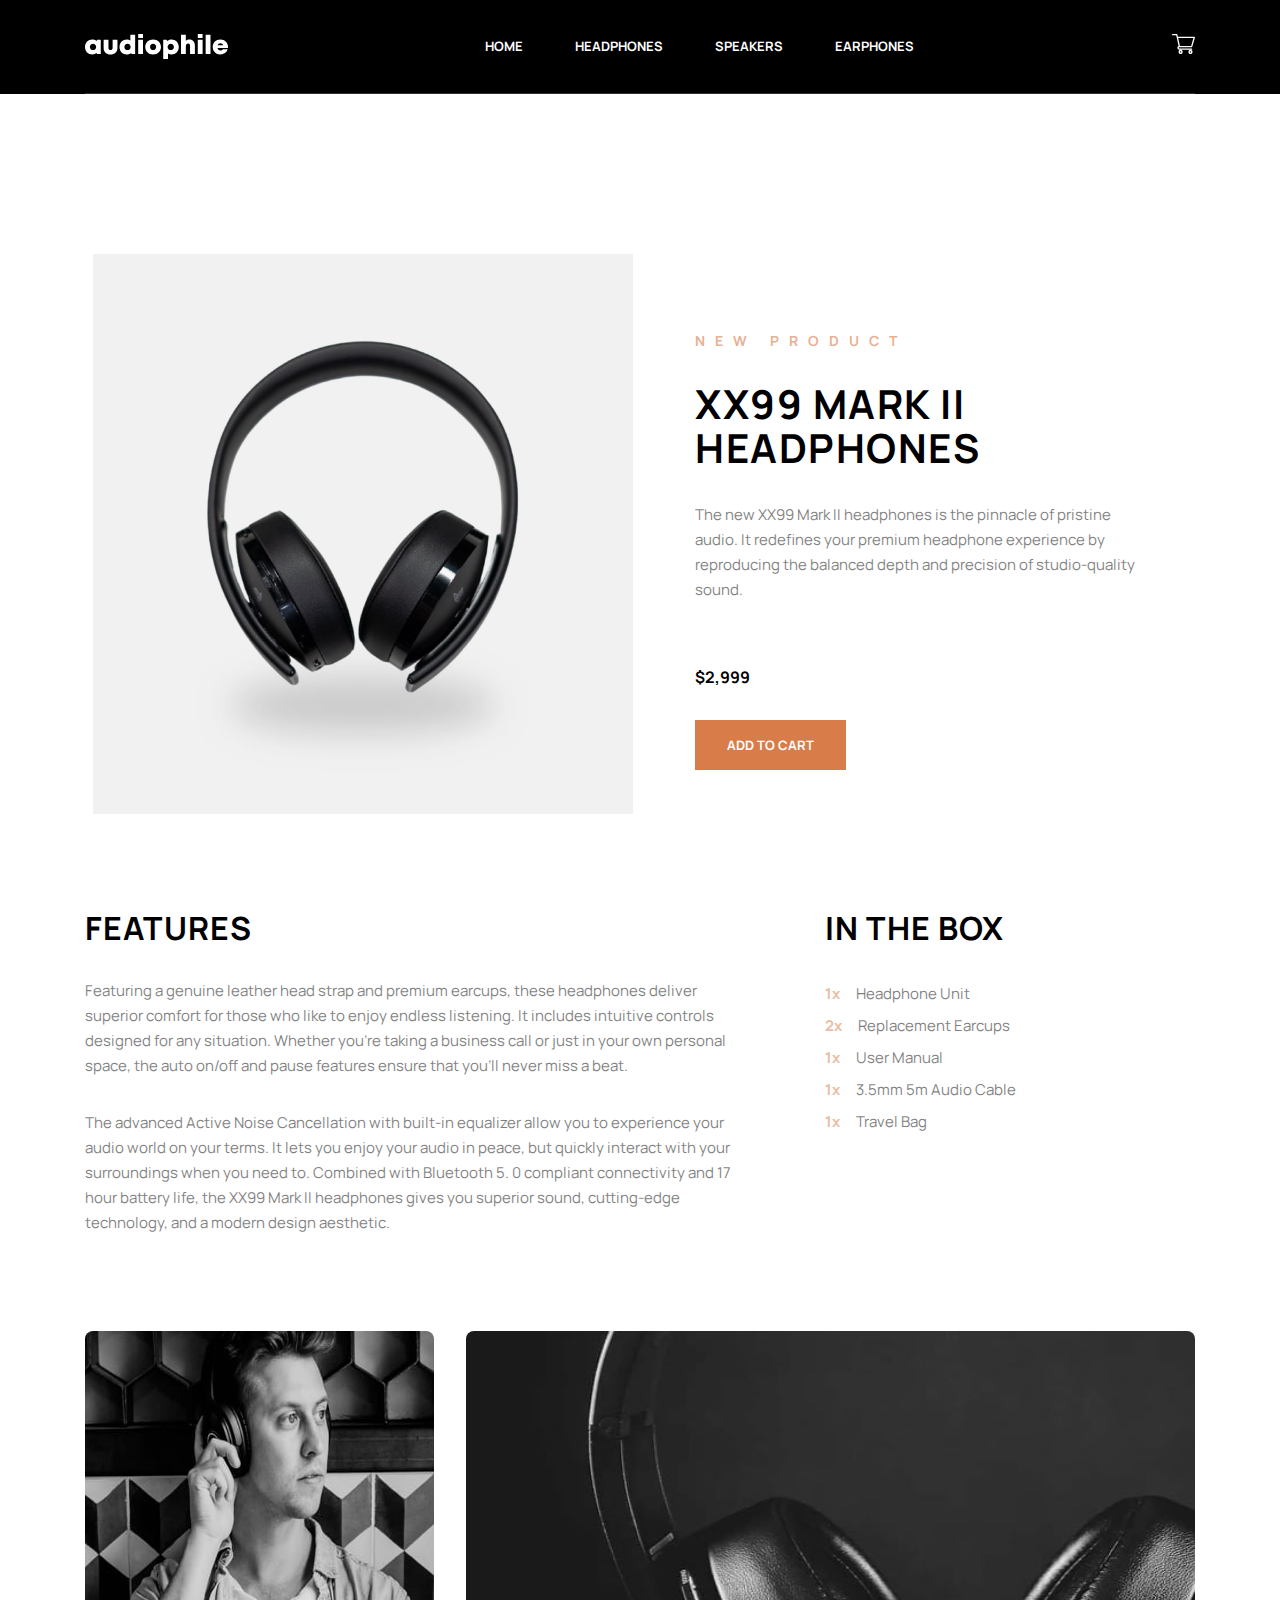
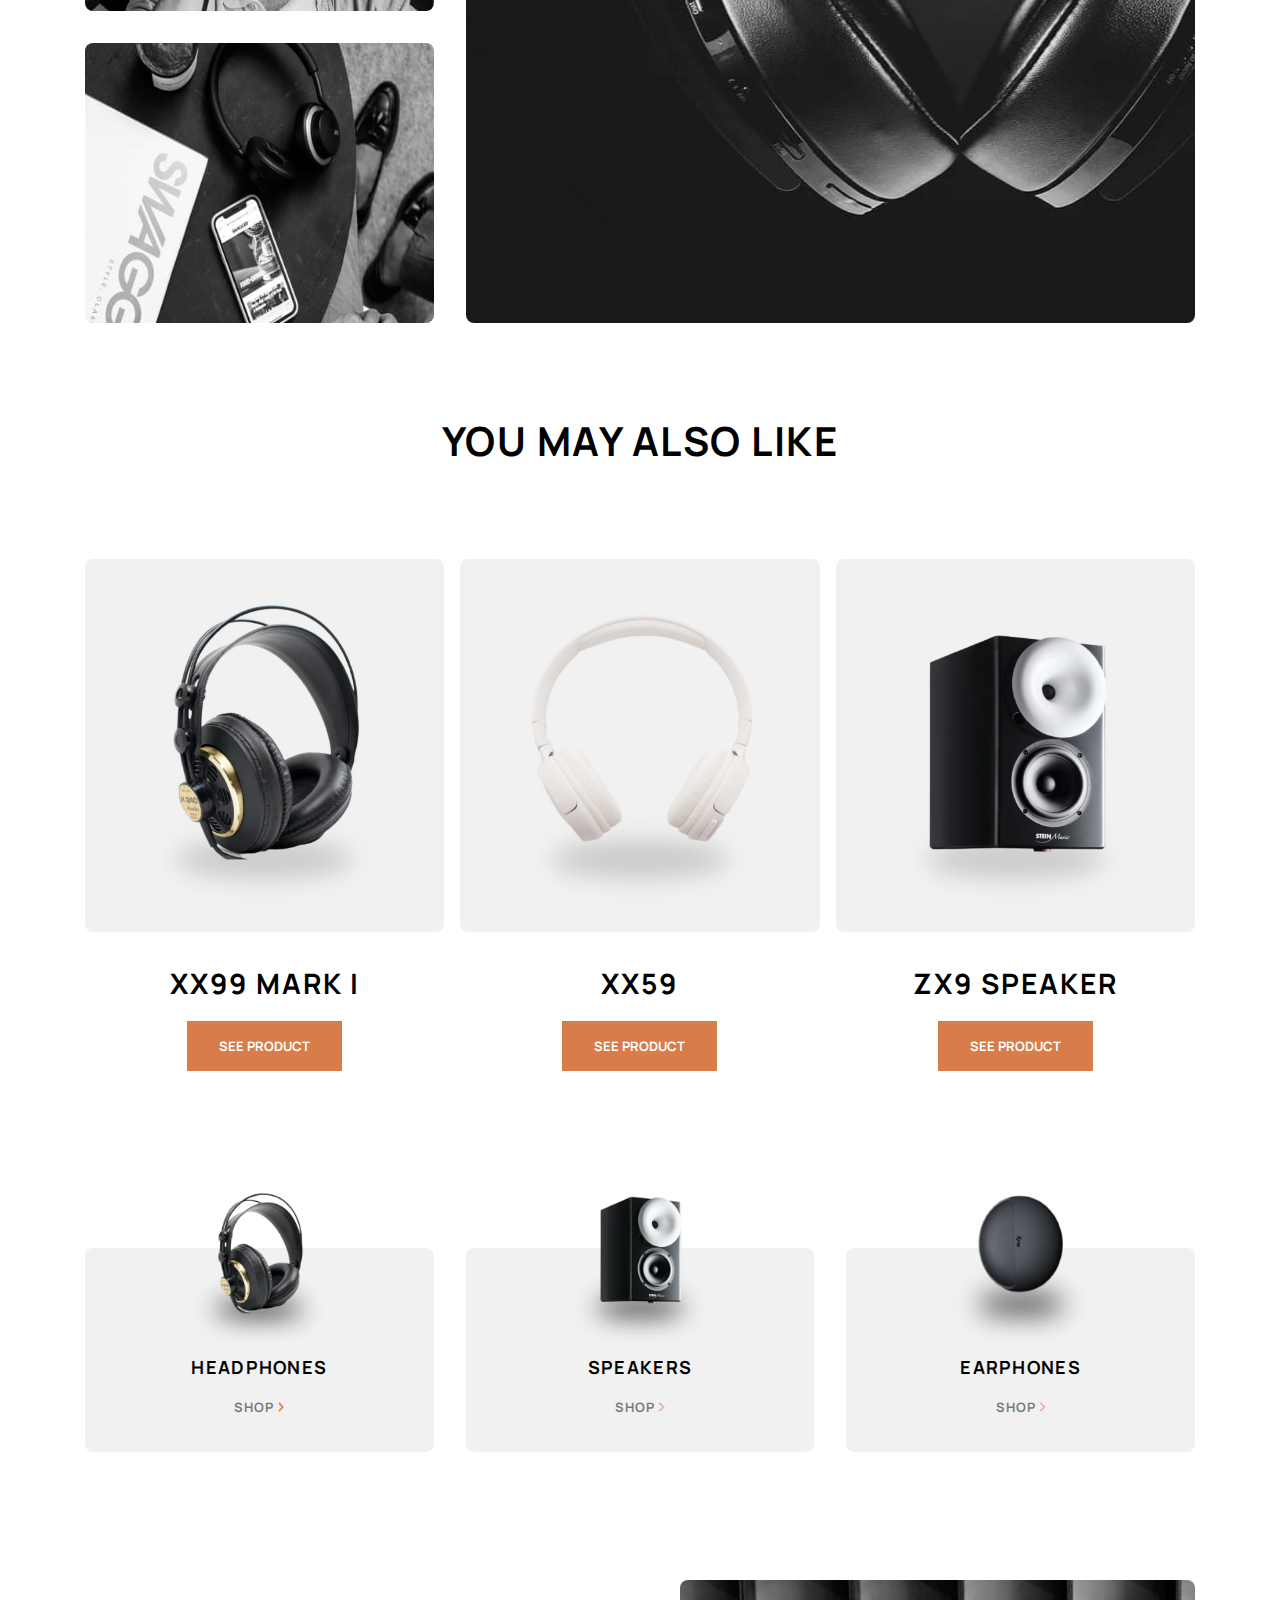
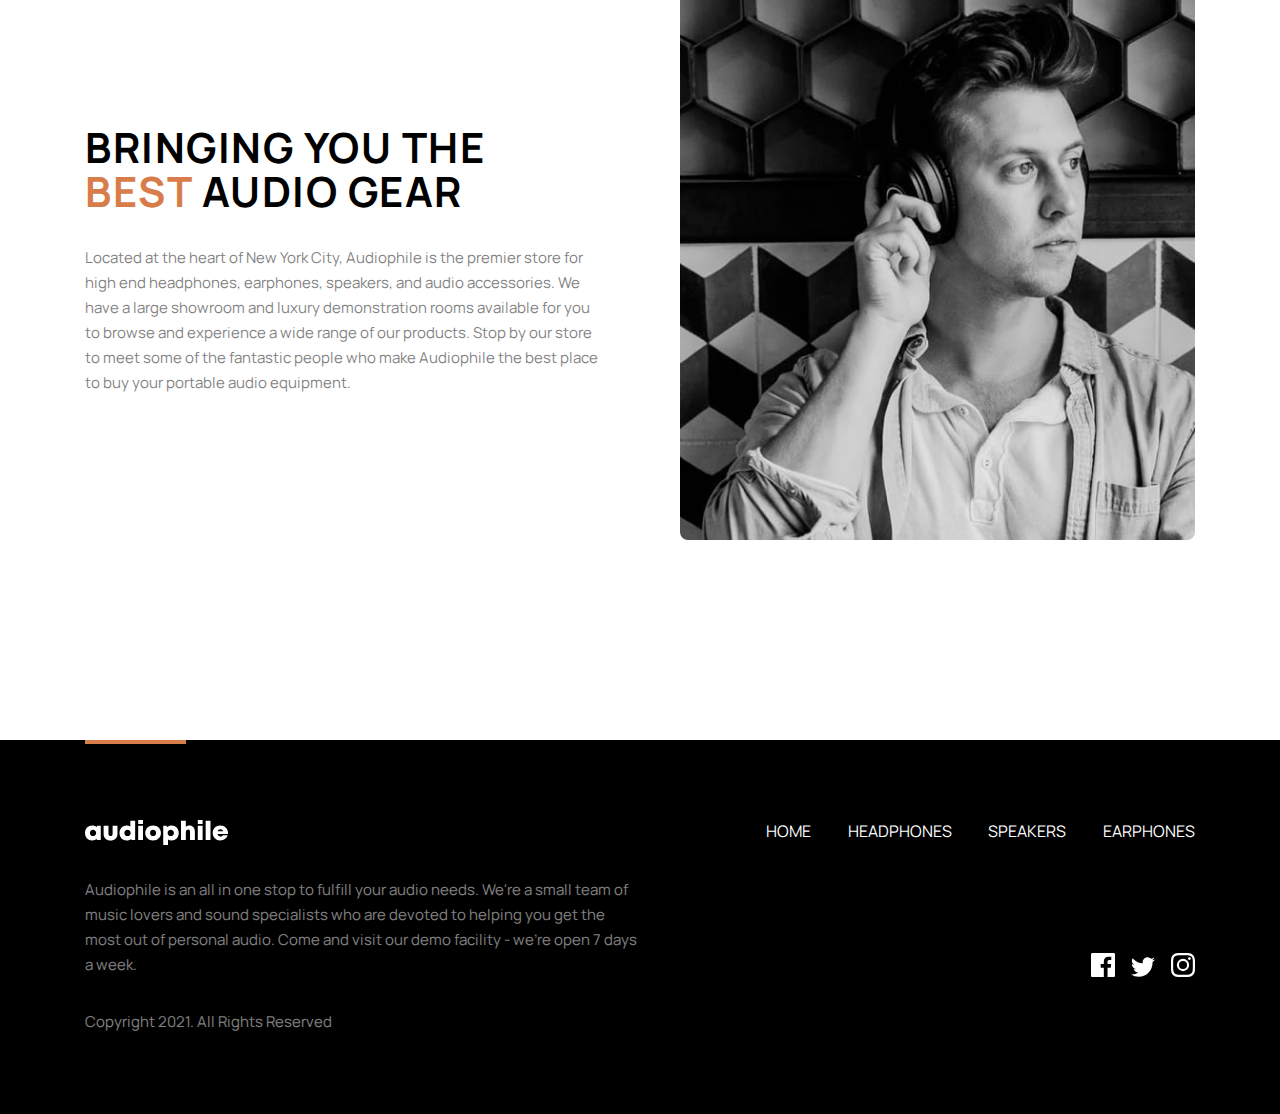
<file: product-xx99-mark-two-headphones.html>
<!DOCTYPE html>
<html lang="en">
<head>
  <meta charset="UTF-8">
  <meta name="viewport" content="width=device-width, initial-scale=1.0">
	<link rel="stylesheet" href="style.css">
	<link rel="preconnect" href="https://fonts.googleapis.com">
	<link rel="preconnect" href="https://fonts.gstatic.com" crossorigin>
	<link href="https://fonts.googleapis.com/css2?family=Manrope:wght@200;400;600;700&display=swap" rel="stylesheet">
  <link rel="icon" type="image/png" sizes="32x32" href="./assets/favicon-32x32.png">
  <link rel="preconnect" href="https://app.snipcart.com">
<link rel="preconnect" href="https://cdn.snipcart.com">
  <title>Frontend Mentor | Audiophile e-commerce website</title>
</head>

<body>
	<div class="product-detail-hero">
	<nav>
		<div class="logo">
			<img class="logo" src="./assets/shared/desktop/logo.svg">
		</div>
		<div class="nav-links">
			<a href="/index.html">Home</a>
			<a href="/headphones.html">Headphones</a>
			<a href="/speakers.html">Speakers</a>
			<a href="/earphones.html">Earphones</a>
		</div>
		<div class="cart">
			<a href="#" class="snipcart-checkout"><img class="cart" src="./assets/shared/desktop/icon-cart.svg"></a>
		</div>
		
		<a class="hamburger" href="#mobile-menu">
			<img src="./assets/shared/tablet/icon-hamburger.svg" alt="hamburger menu">
		</a>
	
	</nav>
		<div id="mobile-menu" class="mobile-menu">
			<a class="close" href=""><img src="./assets/shared/tablet/close.svg" alt="Cross to close menu" srcset=""></a>
			<div class="collections">
				<div class="collection">
					<div class="collection-img">
					<img src="/assets/shared/desktop/image-headphones.png" alt="Headphones">
					</div>
				<div class="collection-text">
					<h6>Headphones</h6>
					<a href="/headphones.html">
					 <div class="sub-title">Shop</div>
						<img src="./assets/shared/desktop/icon-arrow-right.svg" alt="Arrow pointing right"></a>
				</div>
			</div>
				<div class="collection">
					<div class="collection-img">
					<img src="/assets/shared/desktop/image-speakers.png" alt="speakers">
				</div>
				<div class="collection-text">
					<h6>Speakers</h6>
					<a href="/speakers.html" class="sub-title"> Shop<img src="./assets/shared/desktop/icon-arrow-right.svg" alt="Arrow pointing right"></a>
				</div>
			</div>
				<div class="collection">
					<div class="collection-img">
					<img src="/assets/shared/desktop/image-earphones.png" alt="Earphones">
					</div>
				<div class="collection-text">
					<h6>Earphones</h6>
					<a href="earphones.html" class="sub-title"> Shop<img src="./assets/shared/desktop/icon-arrow-right.svg" alt="Arrow pointing right"></a>
				</div>
				</div>
			
			</div>
		</div>
	</div>
	<div class="products-grid product-detail-grid">
		<div class="product">
			<a class="back" href="/headphones.html">Go back</a>
			<div class="product-img">
				<picture>
					<source media="(min-width: 1000px)" srcset="./assets/product-xx99-mark-two-headphones/desktop/image-product.jpg">
					<source media="(min-width: 750px)" srcset="./assets/product-xx99-mark-two-headphones/tablet/image-product.jpg">
					<source media="(min-width: 280px)" srcset="./assets/product-xx99-mark-two-headphones/mobile/image-product.jpg">
					<img src="./assets/product-xx99-mark-two-headphones/desktop/image-product.jpg" alt="Headphones" srcset="">
				</picture>
			</div>
			<div class="product-text">
				<p class="overline">New product</p>
				<h2>XX99 Mark II Headphones</h2>
				<p class="p-text">The new XX99 Mark II headphones is the pinnacle of pristine audio. It redefines your premium
					headphone experience by reproducing the balanced depth and precision of studio-quality sound.
				</p>

				<p class="price">$2,999</p>

			<button class="product-detail-button button-1 snipcart-add-item"
					data-item-id="3" 
					data-item-price="4500.00"
					data-item-url="/" 
					data-item-name="XX99 Mark II Headphones"
					data-item-image="./assets/shared/desktop/image-xx99-mark-two-headphones.jpg">Add To Cart</button>
			</div>
		</div>
	</div>


	<div class="product-features">
		<div class="features-text">
		<h3>Features</h3>
		<p class="p-text feature-p-1">
			Featuring a genuine leather head strap and premium earcups, these headphones deliver superior 
			comfort for those who like to enjoy endless listening. It includes intuitive controls designed 
			for any situation. Whether you’re taking a business call or just in your own personal space, the 
			auto on/off and pause features ensure that you’ll never miss a beat.
		</p>
		<p class="p-text">
			The advanced Active Noise Cancellation with built-in equalizer allow you to experience your audio 
			world on your terms. It lets you enjoy your audio in peace, but quickly interact with your surroundings 
			when you need to. Combined with Bluetooth 5. 0 compliant connectivity and 17 hour battery life, the 
			XX99 Mark II headphones gives you superior sound, cutting-edge technology, and a modern design aesthetic.
		</p>
	</div>
	<div class="in-the-box">
		<h3>In the box</h3>
		<ul>
			<li class="p-text"><span>1x</span>Headphone Unit</li>
			<li class="p-text"><span>2x</span>Replacement Earcups</li>
			<li class="p-text"><span>1x</span>User Manual</li>
			<li class="p-text"><span>1x</span>3.5mm 5m Audio Cable</li>
			<li class="p-text"><span>1x</span>Travel Bag</li>
		</ul>
	</div>
	</div>

<div class="product-grid">
	<picture class="product-grid-1">
		<source media="(min-width: 1000px)" srcset="./assets/product-xx99-mark-two-headphones/desktop/image-gallery-1.jpg">
		<source media="(min-width: 750px)" srcset="./assets/product-xx99-mark-two-headphones/tablet/image-gallery-1.jpg">
		<source media="(min-width: 280px)" srcset="./assets/product-xx99-mark-two-headphones/mobile/image-gallery-1.jpg">
		<img src="" alt="Man wearing headphones">
	</picture>
	<picture class="product-grid-2">
		<source media="(min-width: 1000px)" srcset="./assets/product-xx99-mark-two-headphones/desktop/image-gallery-3.jpg">
		<source media="(min-width: 750px)" srcset="./assets/product-xx99-mark-two-headphones/tablet/image-gallery-3.jpg">
		<source media="(min-width: 280px)" srcset="./assets/product-xx99-mark-two-headphones/mobile/image-gallery-3.jpg">
		<img src="" alt="headphones">
	</picture>
	<picture class="product-grid-3">
		<source media="(min-width: 1000px)" srcset="./assets/product-xx99-mark-two-headphones/desktop/image-gallery-2.jpg">
		<source media="(min-width: 750px)" srcset="./assets/product-xx99-mark-two-headphones/tablet/image-gallery-2.jpg">
		<source media="(min-width: 280px)" srcset="./assets/product-xx99-mark-two-headphones/mobile/image-gallery-2.jpg">
		<img src="" alt="headphones on table">
	</picture>
</div>

<h2 class="may-also-h2">
  You may also like
</h2>

	<div class="may-also-like">
		<div>
			<img src="./assets/product-xx99-mark-one-headphones/desktop/image-product.jpg" alt="Headphones">
			<h4>XX99 Mark I</h4>
			<a href="/product-xx99-mark-one-headphones.html" class="button-1">
				See product
			</a>
		</div>
		<div>
			<img src="./assets/product-xx59-headphones/desktop/image-product.jpg" alt="Headphones">
			<h4>XX59</h4>
			<a href="/product-xx59-headphones.html"  class="button-1">
				See product
			</a>
		</div>
		<div>
			<img src="./assets/product-zx9-speaker/desktop/image-product.jpg" alt="Speakers">
			<h4>
				ZX9 speaker</h4>
			<a href="/product-zx9-speaker.html" class="button-1">
				See product
			</a>
		</div>
</div>

<div class="collections product-page-collections">
	<div class="collection">
		<div class="collection-img">
		<img src="/assets/shared/desktop/image-headphones.png" alt="Headphones">
		</div>
	<div class="collection-text">
		<h6>Headphones</h6>
		<a href="#">
		 <div class="sub-title">Shop</div>
			<img src="./assets/shared/desktop/icon-arrow-right.svg" alt="Arrow pointing right"></a>
	</div>
</div>
	<div class="collection">
		<div class="collection-img">
		<img src="/assets/shared/desktop/image-speakers.png" alt="speakers">
	</div>
	<div class="collection-text">
		<h6>Speakers</h6>
		<a href="speakers.html" class="sub-title">Shop<img src="./assets/shared/desktop/icon-arrow-right.svg" alt="Arrow pointing right"></a>
	</div>
</div>
	<div class="collection">
		<div class="collection-img">
		<img src="/assets/shared/desktop/image-earphones.png" alt="Earphones">
		</div>
	<div class="collection-text">
		<h6>Earphones</h6>
		<a href="earphones.html" class="sub-title"> Shop<img src="./assets/shared/desktop/icon-arrow-right.svg" alt="Arrow pointing right"></a>
	</div>
	</div>

</div>


<div class="about-section">
	<div class="about-text">
		<h2>Bringing you the <span>best</span> audio gear</h2>
		<p class="p-text">
			Located at the heart of New York City, Audiophile is the premier store for high end headphones, 
			earphones, speakers, and audio accessories. We have a large showroom and luxury demonstration 
			rooms available for you to browse and experience a wide range of our products. Stop by our store 
			to meet some of the fantastic people who make Audiophile the best place to buy your portable 
			audio equipment.
		</p>
	</div>
	<div class="about-image">
		<picture>
			<source media="(min-width: 700px)" srcset="./assets/shared/desktop/image-best-gear.jpg">
			<source media="(min-width: 750px)" srcset="./assets/shared/tablet/image-best-gear.jpg">
			<source media="(min-width: 280px)" srcset="./assets/shared/mobile/image-best-gear.jpg">
			<img src="" alt="Man wearing headphones">
		</picture>
	</div>
</div>

	

<footer>
	<div class="bar-container">
	<div class="bar"></div>
</div>
	<div class="footer-container">
<div class="footer-1">
	<img class="logo" src="./assets/shared/desktop/logo.svg">
	<div class="nav-links">
		<a href="/index.html">Home</a>
		<a href="#">Headphones</a>
		<a href="/speakers.html">Speakers</a>
		<a href="/earphones.html">Earphones</a>
	</div>
</div>
<div class="footer-2">
	<p class="p-text">
		Audiophile is an all in one stop to fulfill your audio needs. We're a small team of music lovers 
		and sound specialists who are devoted to helping you get the most out of personal audio. Come and 
		visit our demo facility - we’re open 7 days a week.
	</p>

	<div class="social-links">
		<svg width="24" height="24" xmlns="http://www.w3.org/2000/svg"><path d="M22.675 0H1.325C.593 0 0 .593 0 1.325v21.351C0 23.407.593 24 1.325 24H12.82v-9.294H9.692v-3.622h3.128V8.413c0-3.1 1.893-4.788 4.659-4.788 1.325 0 2.463.099 2.795.143v3.24l-1.918.001c-1.504 0-1.795.715-1.795 1.763v2.313h3.587l-.467 3.622h-3.12V24h6.116c.73 0 1.323-.593 1.323-1.325V1.325C24 .593 23.407 0 22.675 0z" fill="#FFF" fill-rule="nonzero"/></svg>
		<svg width="24" height="20" xmlns="http://www.w3.org/2000/svg"><path d="M24 2.557a9.83 9.83 0 01-2.828.775A4.932 4.932 0 0023.337.608a9.864 9.864 0 01-3.127 1.195A4.916 4.916 0 0016.616.248c-3.179 0-5.515 2.966-4.797 6.045A13.978 13.978 0 011.671 1.149a4.93 4.93 0 001.523 6.574 4.903 4.903 0 01-2.229-.616c-.054 2.281 1.581 4.415 3.949 4.89a4.935 4.935 0 01-2.224.084 4.928 4.928 0 004.6 3.419A9.9 9.9 0 010 17.54a13.94 13.94 0 007.548 2.212c9.142 0 14.307-7.721 13.995-14.646A10.025 10.025 0 0024 2.557z" fill="#FFF" fill-rule="nonzero"/></svg>
		<svg width="24" height="24" xmlns="http://www.w3.org/2000/svg"><path d="M12 2.163c3.204 0 3.584.012 4.85.07 3.252.148 4.771 1.691 4.919 4.919.058 1.265.069 1.645.069 4.849 0 3.205-.012 3.584-.069 4.849-.149 3.225-1.664 4.771-4.919 4.919-1.266.058-1.644.07-4.85.07-3.204 0-3.584-.012-4.849-.07-3.26-.149-4.771-1.699-4.919-4.92-.058-1.265-.07-1.644-.07-4.849 0-3.204.013-3.583.07-4.849.149-3.227 1.664-4.771 4.919-4.919 1.266-.057 1.645-.069 4.849-.069zM12 0C8.741 0 8.333.014 7.053.072 2.695.272.273 2.69.073 7.052.014 8.333 0 8.741 0 12c0 3.259.014 3.668.072 4.948.2 4.358 2.618 6.78 6.98 6.98C8.333 23.986 8.741 24 12 24c3.259 0 3.668-.014 4.948-.072 4.354-.2 6.782-2.618 6.979-6.98.059-1.28.073-1.689.073-4.948 0-3.259-.014-3.667-.072-4.947-.196-4.354-2.617-6.78-6.979-6.98C15.668.014 15.259 0 12 0zm0 5.838a6.162 6.162 0 100 12.324 6.162 6.162 0 000-12.324zM12 16a4 4 0 110-8 4 4 0 010 8zm6.406-11.845a1.44 1.44 0 100 2.881 1.44 1.44 0 000-2.881z" fill="#FFF" fill-rule="nonzero"/></svg>
	</div>
</div>


<p class="p-text">Copyright 2021. All Rights Reserved</p>	<div class="social-links-tablet-mobile">
	<svg width="24" height="24" xmlns="http://www.w3.org/2000/svg"><path d="M22.675 0H1.325C.593 0 0 .593 0 1.325v21.351C0 23.407.593 24 1.325 24H12.82v-9.294H9.692v-3.622h3.128V8.413c0-3.1 1.893-4.788 4.659-4.788 1.325 0 2.463.099 2.795.143v3.24l-1.918.001c-1.504 0-1.795.715-1.795 1.763v2.313h3.587l-.467 3.622h-3.12V24h6.116c.73 0 1.323-.593 1.323-1.325V1.325C24 .593 23.407 0 22.675 0z" fill="#FFF" fill-rule="nonzero"/></svg>
	<svg width="24" height="20" xmlns="http://www.w3.org/2000/svg"><path d="M24 2.557a9.83 9.83 0 01-2.828.775A4.932 4.932 0 0023.337.608a9.864 9.864 0 01-3.127 1.195A4.916 4.916 0 0016.616.248c-3.179 0-5.515 2.966-4.797 6.045A13.978 13.978 0 011.671 1.149a4.93 4.93 0 001.523 6.574 4.903 4.903 0 01-2.229-.616c-.054 2.281 1.581 4.415 3.949 4.89a4.935 4.935 0 01-2.224.084 4.928 4.928 0 004.6 3.419A9.9 9.9 0 010 17.54a13.94 13.94 0 007.548 2.212c9.142 0 14.307-7.721 13.995-14.646A10.025 10.025 0 0024 2.557z" fill="#FFF" fill-rule="nonzero"/></svg>
	<svg width="24" height="24" xmlns="http://www.w3.org/2000/svg"><path d="M12 2.163c3.204 0 3.584.012 4.85.07 3.252.148 4.771 1.691 4.919 4.919.058 1.265.069 1.645.069 4.849 0 3.205-.012 3.584-.069 4.849-.149 3.225-1.664 4.771-4.919 4.919-1.266.058-1.644.07-4.85.07-3.204 0-3.584-.012-4.849-.07-3.26-.149-4.771-1.699-4.919-4.92-.058-1.265-.07-1.644-.07-4.849 0-3.204.013-3.583.07-4.849.149-3.227 1.664-4.771 4.919-4.919 1.266-.057 1.645-.069 4.849-.069zM12 0C8.741 0 8.333.014 7.053.072 2.695.272.273 2.69.073 7.052.014 8.333 0 8.741 0 12c0 3.259.014 3.668.072 4.948.2 4.358 2.618 6.78 6.98 6.98C8.333 23.986 8.741 24 12 24c3.259 0 3.668-.014 4.948-.072 4.354-.2 6.782-2.618 6.979-6.98.059-1.28.073-1.689.073-4.948 0-3.259-.014-3.667-.072-4.947-.196-4.354-2.617-6.78-6.979-6.98C15.668.014 15.259 0 12 0zm0 5.838a6.162 6.162 0 100 12.324 6.162 6.162 0 000-12.324zM12 16a4 4 0 110-8 4 4 0 010 8zm6.406-11.845a1.44 1.44 0 100 2.881 1.44 1.44 0 000-2.881z" fill="#FFF" fill-rule="nonzero"/></svg>
</div>
</div>
</div>
</footer>

<link rel="stylesheet" href="https://cdn.snipcart.com/themes/v3.2.0/default/snipcart.css" />
<script async src="https://cdn.snipcart.com/themes/v3.2.0/default/snipcart.js"></script>
<div id="snipcart" data-config-modal-style="side" data-api-key="MDdlM2JmOWUtY2RlYy00NjY2LTg3YWUtNTQ5ZTM4ZmU3YjFlNjM3NjMwMDM0MjMzMTczNTMx" hidden></div>
</body>

</html>
</file>
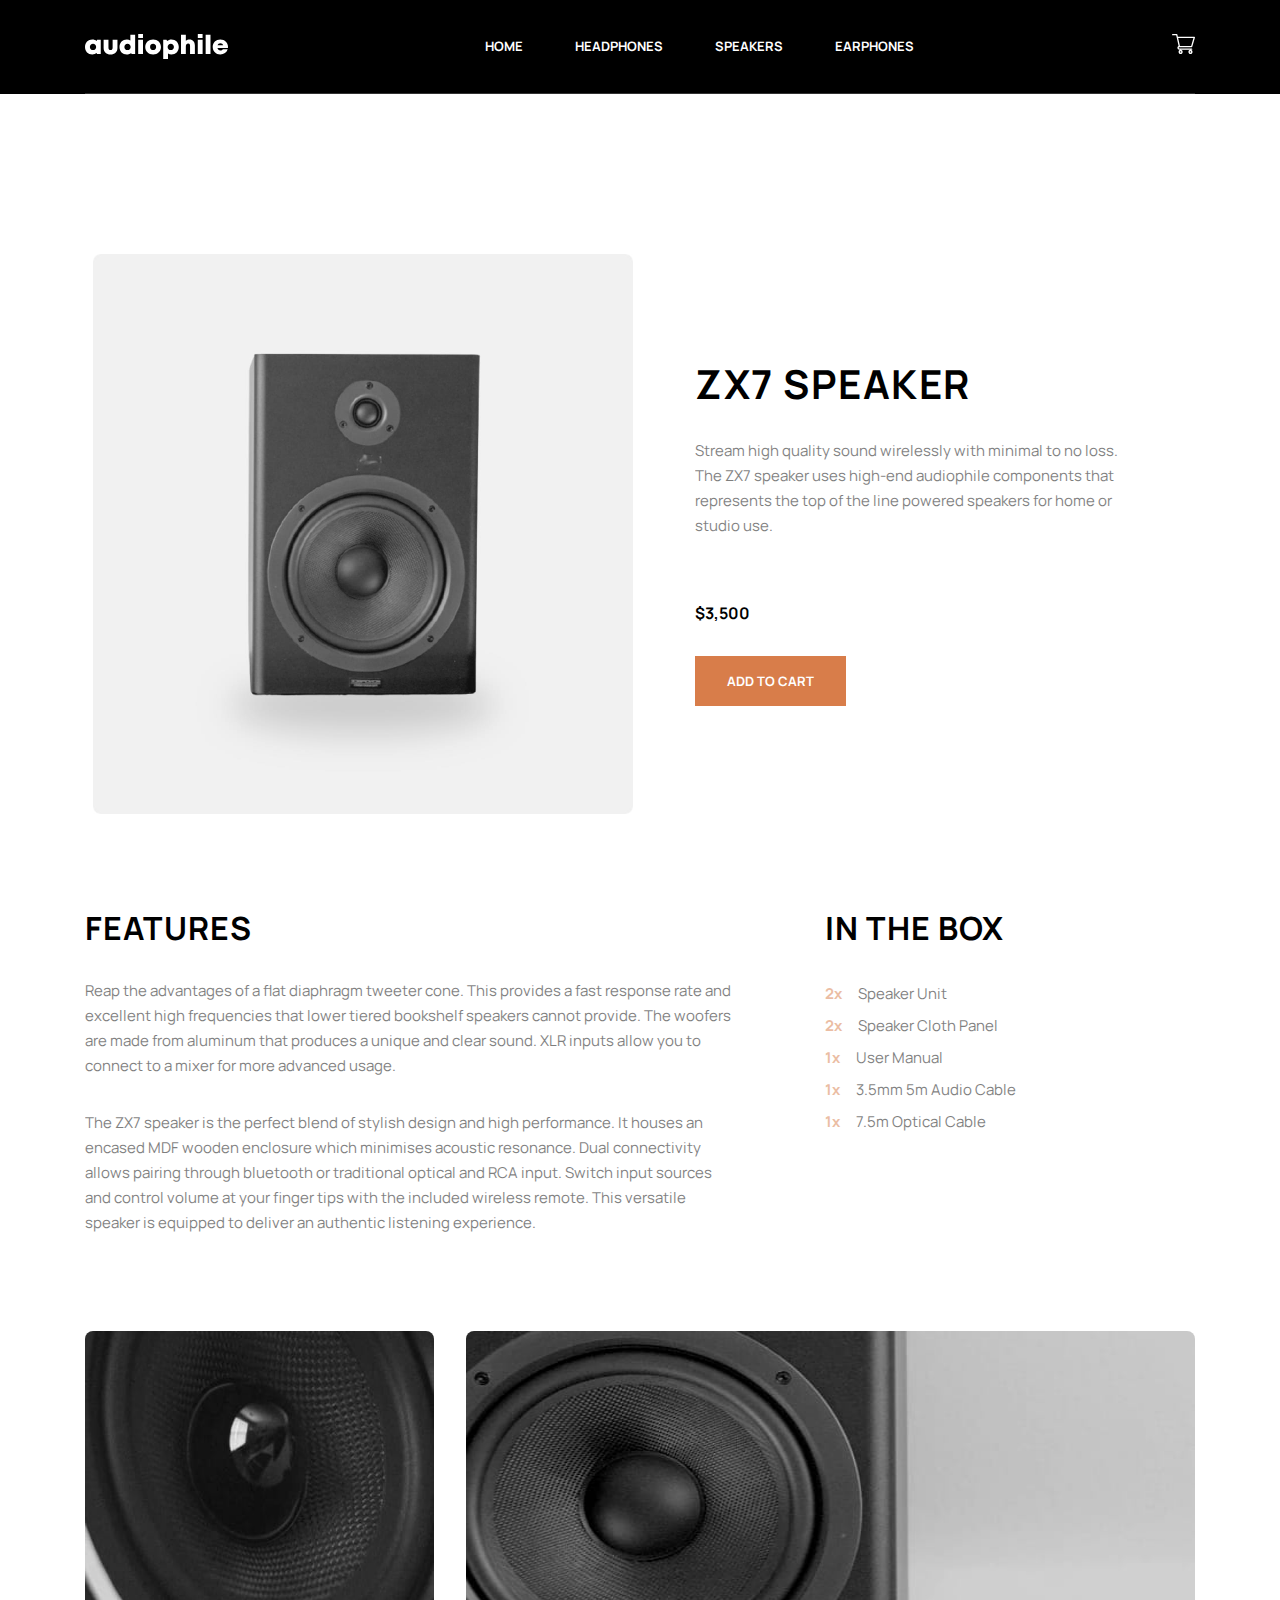
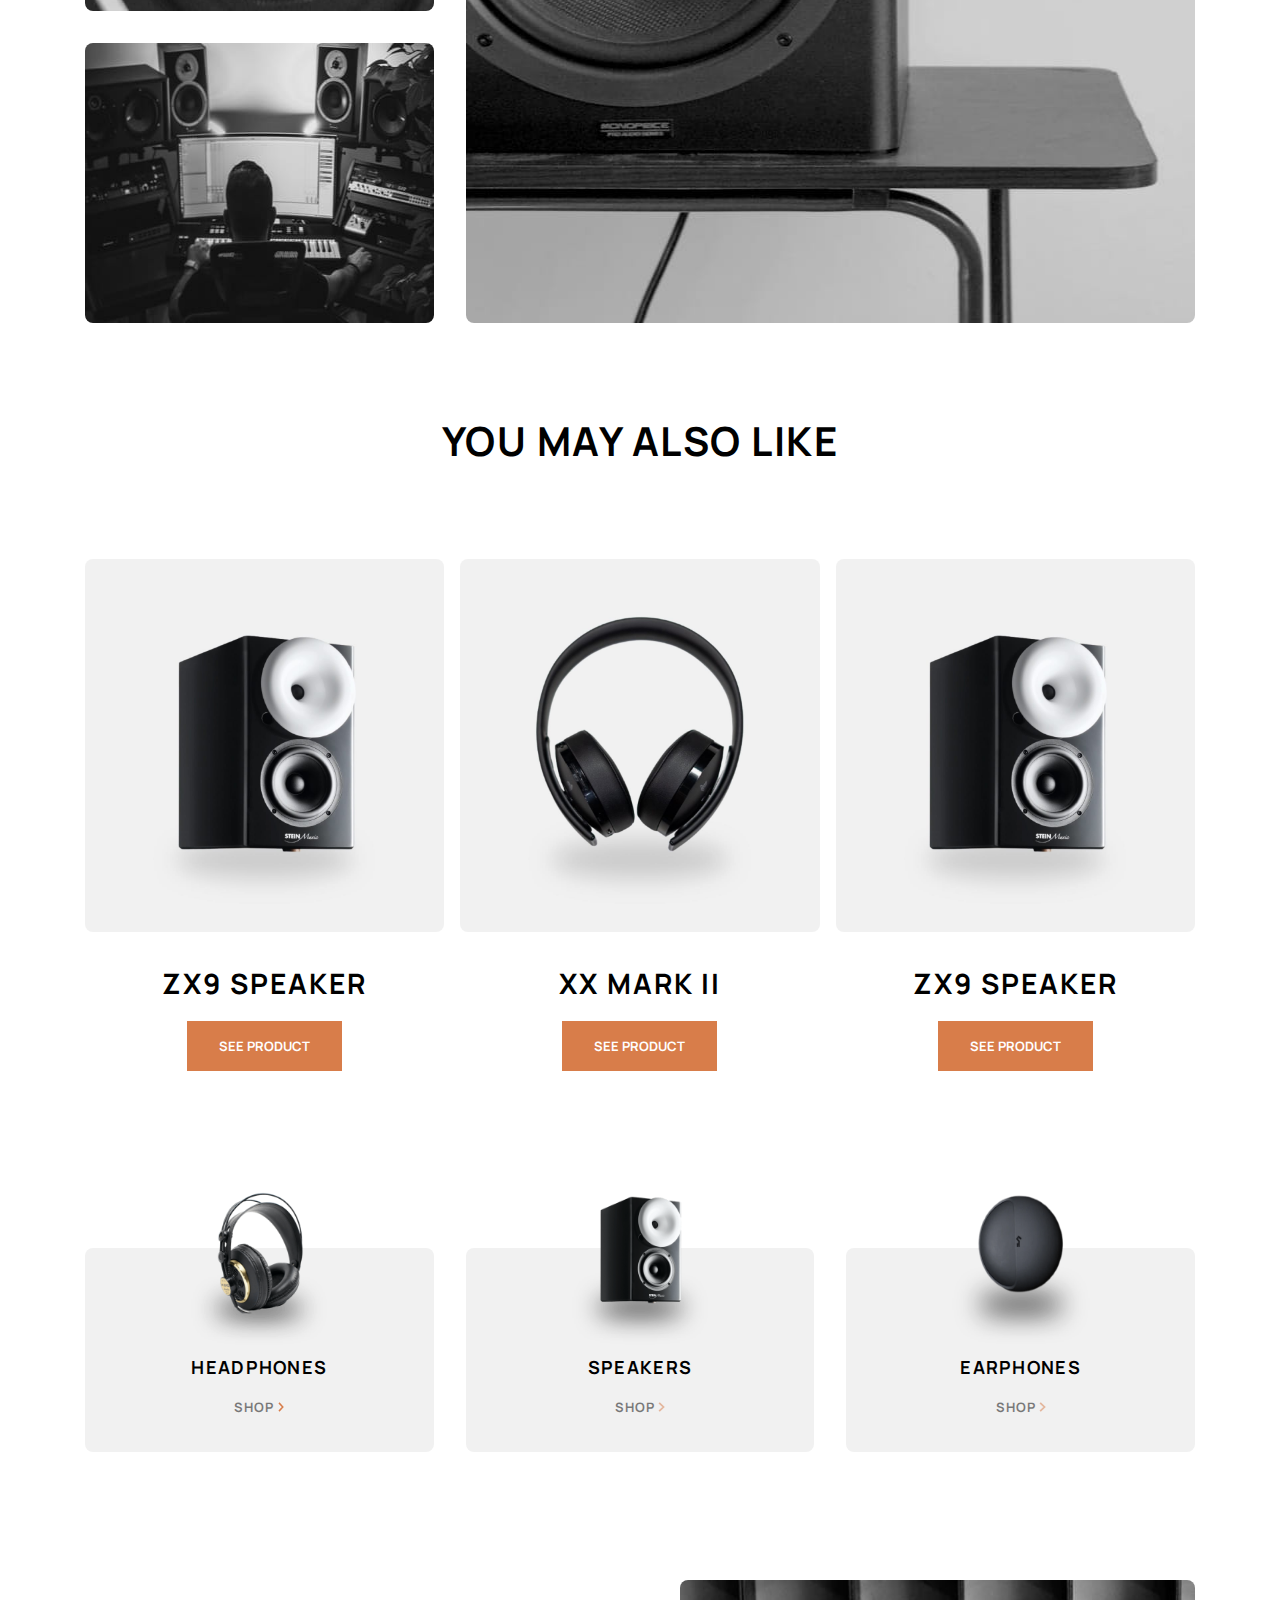
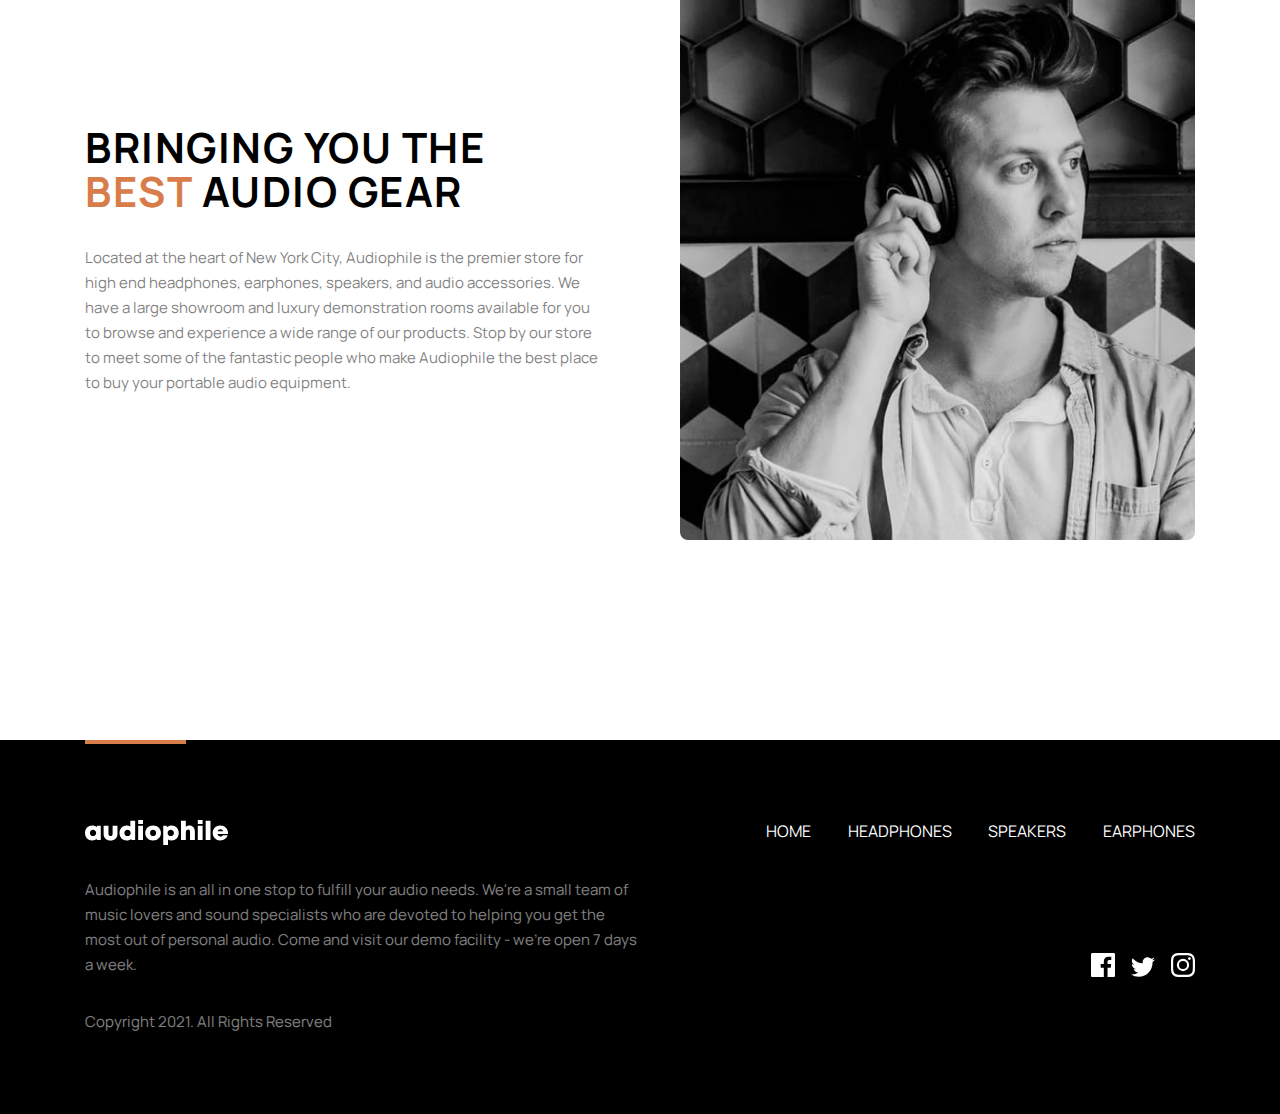
<file: product-zx7-speaker.html>
<!DOCTYPE html>
<html lang="en">

<head>
  <meta charset="UTF-8">
  <meta name="viewport" content="width=device-width, initial-scale=1.0">

  <link rel="icon" type="image/png" sizes="32x32" href="./assets/favicon-32x32.png">

  <title>Frontend Mentor | Audiophile e-commerce website</title>
</head>

<body>

	<!DOCTYPE html>
<html lang="en">

<head>
  <meta charset="UTF-8">
  <meta name="viewport" content="width=device-width, initial-scale=1.0">

  <link rel="icon" type="image/png" sizes="32x32" href="./assets/favicon-32x32.png">

  <title>Frontend Mentor | Audiophile e-commerce website</title>
</head>

<body>
	<!DOCTYPE html>
<html lang="en">

<head>
  <meta charset="UTF-8">
  <meta name="viewport" content="width=device-width, initial-scale=1.0">

  <link rel="icon" type="image/png" sizes="32x32" href="./assets/favicon-32x32.png">

  <title>Frontend Mentor | Audiophile e-commerce website</title>
</head>

<body>
	<!DOCTYPE html>
	<html lang="en">
	
	<head>
		<meta charset="UTF-8">
		<meta name="viewport" content="width=device-width, initial-scale=1.0">
	
		<link rel="icon" type="image/png" sizes="32x32" href="./assets/favicon-32x32.png">
	
		<title>Frontend Mentor | Audiophile e-commerce website</title>
	</head>
	
	<body>
	
		<!DOCTYPE html>
		<html lang="en">
		<head>
			<meta charset="UTF-8">
			<meta name="viewport" content="width=device-width, initial-scale=1.0">
			<link rel="stylesheet" href="style.css">
			<link rel="preconnect" href="https://fonts.googleapis.com">
			<link rel="preconnect" href="https://fonts.gstatic.com" crossorigin>
			<link href="https://fonts.googleapis.com/css2?family=Manrope:wght@200;400;600;700&display=swap" rel="stylesheet">
			<link rel="icon" type="image/png" sizes="32x32" href="./assets/favicon-32x32.png">
			<link rel="preconnect" href="https://app.snipcart.com">
<link rel="preconnect" href="https://cdn.snipcart.com">
			<title>Frontend Mentor | Audiophile e-commerce website</title>
		</head>
		
		<body>
			<div class="product-detail-hero">
			<nav>
				<div class="logo">
					<img class="logo" src="./assets/shared/desktop/logo.svg">
				</div>
				<div class="nav-links">
					<a href="/index.html">Home</a>
					<a href="/headphones.html">Headphones</a>
					<a href="/speakers.html">Speakers</a>
					<a href="/earphones.html">Earphones</a>
				</div>
				<div class="cart">
					<a href="#" class="snipcart-checkout"><img class="cart" src="./assets/shared/desktop/icon-cart.svg"></a>
				</div>
				
				<a class="hamburger" href="#mobile-menu">
					<img src="./assets/shared/tablet/icon-hamburger.svg" alt="hamburger menu">
				</a>
			
			</nav>
				<div id="mobile-menu" class="mobile-menu">
					<a class="close" href=""><img src="./assets/shared/tablet/close.svg" alt="Cross to close menu" srcset=""></a>
					<div class="collections">
						<div class="collection">
							<div class="collection-img">
							<img src="/assets/shared/desktop/image-headphones.png" alt="Headphones">
							</div>
						<div class="collection-text">
							<h6>Headphones</h6>
							<a href="/headphones.html">
							 <div class="sub-title">Shop</div>
								<img src="./assets/shared/desktop/icon-arrow-right.svg" alt="Arrow pointing right"></a>
						</div>
					</div>
						<div class="collection">
							<div class="collection-img">
							<img src="/assets/shared/desktop/image-speakers.png" alt="speakers">
						</div>
						<div class="collection-text">
							<h6>Speakers</h6>
							<a href="/speakers.html" class="sub-title"> Shop<img src="./assets/shared/desktop/icon-arrow-right.svg" alt="Arrow pointing right"></a>
						</div>
					</div>
						<div class="collection">
							<div class="collection-img">
							<img src="/assets/shared/desktop/image-earphones.png" alt="Earphones">
							</div>
						<div class="collection-text">
							<h6>Earphones</h6>
							<a href="earphones.html" class="sub-title"> Shop<img src="./assets/shared/desktop/icon-arrow-right.svg" alt="Arrow pointing right"></a>
						</div>
						</div>
					
					</div>
				</div>
			</div>
			<div class="products-grid product-detail-grid">
				<div class="product">
					<a class="back" href="/speakers.html">Go back</a>
					<div class="product-img">
						<picture>
							<source media="(min-width: 1000px)" srcset="./assets/category-speakers/desktop/image-zx7.jpg">
							<source media="(min-width: 750px)" srcset="./assets/category-speakers/tablet/image-zx7.jpg">
							<source media="(min-width: 280px)" srcset="./assets/category-speakers/mobile/image-zx7.jpg">
							<img src="./assets/category-speakers/desktop/image-zx9.jpg" alt="Speakers" srcset="">
						</picture>
					</div>
					<div class="product-text">
						<h2>ZX7 Speaker</h2>
						<p class="p-text">Stream high quality sound wirelessly with minimal to no loss. The ZX7 speaker uses high-end 
							audiophile components that represents the top of the line powered speakers for home or studio use.
						</p>
		
						<p class="price">$3,500</p>
				
					<button class="product-detail-button button-1 snipcart-add-item" 
					data-item-id="2" 
					data-item-price="3500.00"
					data-item-url="/" 
					data-item-name="ZX7 Speaker"
					data-item-image="/./assets/shared/desktop/image-zx7-speaker.jpg">Add To Cart</button>
					</div>
				</div>
			</div>
		
		
			<div class="product-features">
				<div class="features-text">
				<h3>Features</h3>
				<p class="p-text feature-p-1">
					Reap the advantages of a flat diaphragm tweeter cone. This provides a fast response rate and 
					excellent high frequencies that lower tiered bookshelf speakers cannot provide. The woofers are made 
					from aluminum that produces a unique and clear sound. XLR inputs allow you to connect to a mixer for 
					more advanced usage.

				</p>
				<p class="p-text">
					The ZX7 speaker is the perfect blend of stylish design and high performance. It houses an encased MDF 
					wooden enclosure which minimises acoustic resonance. Dual connectivity allows pairing through bluetooth 
					or traditional optical and RCA input. Switch input sources and control volume at your finger tips with 
					the included wireless remote. This versatile speaker is equipped to deliver an authentic listening experience.
				
				</p>
			</div>
			<div class="in-the-box">
				<h3>In the box</h3>
				<ul>
					<li class="p-text"><span>2x</span>Speaker Unit</li>
					<li class="p-text"><span>2x</span>Speaker Cloth Panel</li>
					<li class="p-text"><span>1x</span>User Manual</li>
					<li class="p-text"><span>1x</span>3.5mm 5m Audio Cable</li>
					<li class="p-text"><span>1x</span>7.5m Optical Cable</li>
				</ul>
			</div>
			</div>
		
		<div class="product-grid">
			<picture class="product-grid-1">
				<source media="(min-width: 1000px)" srcset="./assets/product-zx7-speaker/desktop/image-gallery-1.jpg">
				<source media="(min-width: 750px)" srcset="./assets/product-zx7-speaker/tablet/image-gallery-1.jpg">
				<source media="(min-width: 280px)" srcset="./assets/product-zx7-speaker/mobile/image-gallery-1.jpg">
				<img src="" alt="Man wearing headphones">
			</picture>
			<picture class="product-grid-2">
				<source media="(min-width: 1000px)" srcset="./assets/product-zx7-speaker/desktop/image-gallery-3.jpg">
				<source media="(min-width: 750px)" srcset="./assets/product-zx7-speaker/tablet/image-gallery-3.jpg">
				<source media="(min-width: 280px)" srcset="./assets/product-zx7-speaker/mobile/image-gallery-3.jpg">
				<img src="" alt="headphones">
			</picture>
			<picture class="product-grid-3">
				<source media="(min-width: 1000px)" srcset="./assets/product-zx7-speaker/desktop/image-gallery-2.jpg">
				<source media="(min-width: 750px)" srcset="./assets/product-zx7-speaker/tablet/image-gallery-2.jpg">
				<source media="(min-width: 280px)" srcset="./assets/product-zx7-speaker/mobile/image-gallery-2.jpg">
				<img src="" alt="headphones on table">
			</picture>
		</div>
		
		<h2 class="may-also-h2">
			You may also like
		</h2>
		
			<div class="may-also-like">
				<div>
					<img src="./assets/product-zx9-speaker/desktop/image-product.jpg" alt="Headphones">
					<h4>ZX9 Speaker</h4>
					<a href="/product-zx9-speaker.html" class="button-1">
						See product
					</a>
				</div>
				<div>
					<img src="./assets/product-xx99-mark-two-headphones/desktop/image-product.jpg" alt="Headphones">
					<h4>XX Mark II</h4>
					<a href="/product-xx99-mark-two-headphones.html"  class="button-1">
						See product
					</a>
				</div>
				<div>
					<img src="./assets/product-zx9-speaker/desktop/image-product.jpg" alt="Speakers">
					<h4>
						ZX9 speaker</h4>
					<a href="/product-zx9-speaker.html" class="button-1">
						See product
					</a>
				</div>
		</div>
		
		<div class="collections product-page-collections">
			<div class="collection">
				<div class="collection-img">
				<img src="/assets/shared/desktop/image-headphones.png" alt="Headphones">
				</div>
			<div class="collection-text">
				<h6>Headphones</h6>
				<a href="#">
				 <div class="sub-title">Shop</div>
					<img src="./assets/shared/desktop/icon-arrow-right.svg" alt="Arrow pointing right"></a>
			</div>
		</div>
			<div class="collection">
				<div class="collection-img">
				<img src="/assets/shared/desktop/image-speakers.png" alt="speakers">
			</div>
			<div class="collection-text">
				<h6>Speakers</h6>
				<a href="speakers.html" class="sub-title">Shop<img src="./assets/shared/desktop/icon-arrow-right.svg" alt="Arrow pointing right"></a>
			</div>
		</div>
			<div class="collection">
				<div class="collection-img">
				<img src="/assets/shared/desktop/image-earphones.png" alt="Earphones">
				</div>
			<div class="collection-text">
				<h6>Earphones</h6>
				<a href="earphones.html" class="sub-title"> Shop<img src="./assets/shared/desktop/icon-arrow-right.svg" alt="Arrow pointing right"></a>
			</div>
			</div>
		
		</div>
		
		
		<div class="about-section">
			<div class="about-text">
				<h2>Bringing you the <span>best</span> audio gear</h2>
				<p class="p-text">
					Located at the heart of New York City, Audiophile is the premier store for high end headphones, 
					earphones, speakers, and audio accessories. We have a large showroom and luxury demonstration 
					rooms available for you to browse and experience a wide range of our products. Stop by our store 
					to meet some of the fantastic people who make Audiophile the best place to buy your portable 
					audio equipment.
				</p>
			</div>
			<div class="about-image">
				<picture>
					<source media="(min-width: 700px)" srcset="./assets/shared/desktop/image-best-gear.jpg">
					<source media="(min-width: 750px)" srcset="./assets/shared/tablet/image-best-gear.jpg">
					<source media="(min-width: 280px)" srcset="./assets/shared/mobile/image-best-gear.jpg">
					<img src="" alt="Man wearing headphones">
				</picture>
			</div>
		</div>
		
			
		
		<footer>
			<div class="bar-container">
			<div class="bar"></div>
		</div>
			<div class="footer-container">
		<div class="footer-1">
			<img class="logo" src="./assets/shared/desktop/logo.svg">
			<div class="nav-links">
				<a href="/index.html">Home</a>
				<a href="#">Headphones</a>
				<a href="/speakers.html">Speakers</a>
				<a href="/earphones.html">Earphones</a>
			</div>
		</div>
		<div class="footer-2">
			<p class="p-text">
				Audiophile is an all in one stop to fulfill your audio needs. We're a small team of music lovers 
				and sound specialists who are devoted to helping you get the most out of personal audio. Come and 
				visit our demo facility - we’re open 7 days a week.
			</p>
		
			<div class="social-links">
				<svg width="24" height="24" xmlns="http://www.w3.org/2000/svg"><path d="M22.675 0H1.325C.593 0 0 .593 0 1.325v21.351C0 23.407.593 24 1.325 24H12.82v-9.294H9.692v-3.622h3.128V8.413c0-3.1 1.893-4.788 4.659-4.788 1.325 0 2.463.099 2.795.143v3.24l-1.918.001c-1.504 0-1.795.715-1.795 1.763v2.313h3.587l-.467 3.622h-3.12V24h6.116c.73 0 1.323-.593 1.323-1.325V1.325C24 .593 23.407 0 22.675 0z" fill="#FFF" fill-rule="nonzero"/></svg>
				<svg width="24" height="20" xmlns="http://www.w3.org/2000/svg"><path d="M24 2.557a9.83 9.83 0 01-2.828.775A4.932 4.932 0 0023.337.608a9.864 9.864 0 01-3.127 1.195A4.916 4.916 0 0016.616.248c-3.179 0-5.515 2.966-4.797 6.045A13.978 13.978 0 011.671 1.149a4.93 4.93 0 001.523 6.574 4.903 4.903 0 01-2.229-.616c-.054 2.281 1.581 4.415 3.949 4.89a4.935 4.935 0 01-2.224.084 4.928 4.928 0 004.6 3.419A9.9 9.9 0 010 17.54a13.94 13.94 0 007.548 2.212c9.142 0 14.307-7.721 13.995-14.646A10.025 10.025 0 0024 2.557z" fill="#FFF" fill-rule="nonzero"/></svg>
				<svg width="24" height="24" xmlns="http://www.w3.org/2000/svg"><path d="M12 2.163c3.204 0 3.584.012 4.85.07 3.252.148 4.771 1.691 4.919 4.919.058 1.265.069 1.645.069 4.849 0 3.205-.012 3.584-.069 4.849-.149 3.225-1.664 4.771-4.919 4.919-1.266.058-1.644.07-4.85.07-3.204 0-3.584-.012-4.849-.07-3.26-.149-4.771-1.699-4.919-4.92-.058-1.265-.07-1.644-.07-4.849 0-3.204.013-3.583.07-4.849.149-3.227 1.664-4.771 4.919-4.919 1.266-.057 1.645-.069 4.849-.069zM12 0C8.741 0 8.333.014 7.053.072 2.695.272.273 2.69.073 7.052.014 8.333 0 8.741 0 12c0 3.259.014 3.668.072 4.948.2 4.358 2.618 6.78 6.98 6.98C8.333 23.986 8.741 24 12 24c3.259 0 3.668-.014 4.948-.072 4.354-.2 6.782-2.618 6.979-6.98.059-1.28.073-1.689.073-4.948 0-3.259-.014-3.667-.072-4.947-.196-4.354-2.617-6.78-6.979-6.98C15.668.014 15.259 0 12 0zm0 5.838a6.162 6.162 0 100 12.324 6.162 6.162 0 000-12.324zM12 16a4 4 0 110-8 4 4 0 010 8zm6.406-11.845a1.44 1.44 0 100 2.881 1.44 1.44 0 000-2.881z" fill="#FFF" fill-rule="nonzero"/></svg>
			</div>
		</div>
		
		
		<p class="p-text">Copyright 2021. All Rights Reserved</p>	<div class="social-links-tablet-mobile">
			<svg width="24" height="24" xmlns="http://www.w3.org/2000/svg"><path d="M22.675 0H1.325C.593 0 0 .593 0 1.325v21.351C0 23.407.593 24 1.325 24H12.82v-9.294H9.692v-3.622h3.128V8.413c0-3.1 1.893-4.788 4.659-4.788 1.325 0 2.463.099 2.795.143v3.24l-1.918.001c-1.504 0-1.795.715-1.795 1.763v2.313h3.587l-.467 3.622h-3.12V24h6.116c.73 0 1.323-.593 1.323-1.325V1.325C24 .593 23.407 0 22.675 0z" fill="#FFF" fill-rule="nonzero"/></svg>
			<svg width="24" height="20" xmlns="http://www.w3.org/2000/svg"><path d="M24 2.557a9.83 9.83 0 01-2.828.775A4.932 4.932 0 0023.337.608a9.864 9.864 0 01-3.127 1.195A4.916 4.916 0 0016.616.248c-3.179 0-5.515 2.966-4.797 6.045A13.978 13.978 0 011.671 1.149a4.93 4.93 0 001.523 6.574 4.903 4.903 0 01-2.229-.616c-.054 2.281 1.581 4.415 3.949 4.89a4.935 4.935 0 01-2.224.084 4.928 4.928 0 004.6 3.419A9.9 9.9 0 010 17.54a13.94 13.94 0 007.548 2.212c9.142 0 14.307-7.721 13.995-14.646A10.025 10.025 0 0024 2.557z" fill="#FFF" fill-rule="nonzero"/></svg>
			<svg width="24" height="24" xmlns="http://www.w3.org/2000/svg"><path d="M12 2.163c3.204 0 3.584.012 4.85.07 3.252.148 4.771 1.691 4.919 4.919.058 1.265.069 1.645.069 4.849 0 3.205-.012 3.584-.069 4.849-.149 3.225-1.664 4.771-4.919 4.919-1.266.058-1.644.07-4.85.07-3.204 0-3.584-.012-4.849-.07-3.26-.149-4.771-1.699-4.919-4.92-.058-1.265-.07-1.644-.07-4.849 0-3.204.013-3.583.07-4.849.149-3.227 1.664-4.771 4.919-4.919 1.266-.057 1.645-.069 4.849-.069zM12 0C8.741 0 8.333.014 7.053.072 2.695.272.273 2.69.073 7.052.014 8.333 0 8.741 0 12c0 3.259.014 3.668.072 4.948.2 4.358 2.618 6.78 6.98 6.98C8.333 23.986 8.741 24 12 24c3.259 0 3.668-.014 4.948-.072 4.354-.2 6.782-2.618 6.979-6.98.059-1.28.073-1.689.073-4.948 0-3.259-.014-3.667-.072-4.947-.196-4.354-2.617-6.78-6.979-6.98C15.668.014 15.259 0 12 0zm0 5.838a6.162 6.162 0 100 12.324 6.162 6.162 0 000-12.324zM12 16a4 4 0 110-8 4 4 0 010 8zm6.406-11.845a1.44 1.44 0 100 2.881 1.44 1.44 0 000-2.881z" fill="#FFF" fill-rule="nonzero"/></svg>
		</div>
		</div>
		</div>
		
		</footer>

	


	<link rel="stylesheet" href="https://cdn.snipcart.com/themes/v3.2.0/default/snipcart.css" />
<script async src="https://cdn.snipcart.com/themes/v3.2.0/default/snipcart.js"></script>
<div id="snipcart" data-config-modal-style="side" data-api-key="MDdlM2JmOWUtY2RlYy00NjY2LTg3YWUtNTQ5ZTM4ZmU3YjFlNjM3NjMwMDM0MjMzMTczNTMx" hidden></div>
</body>

</html>
</file>
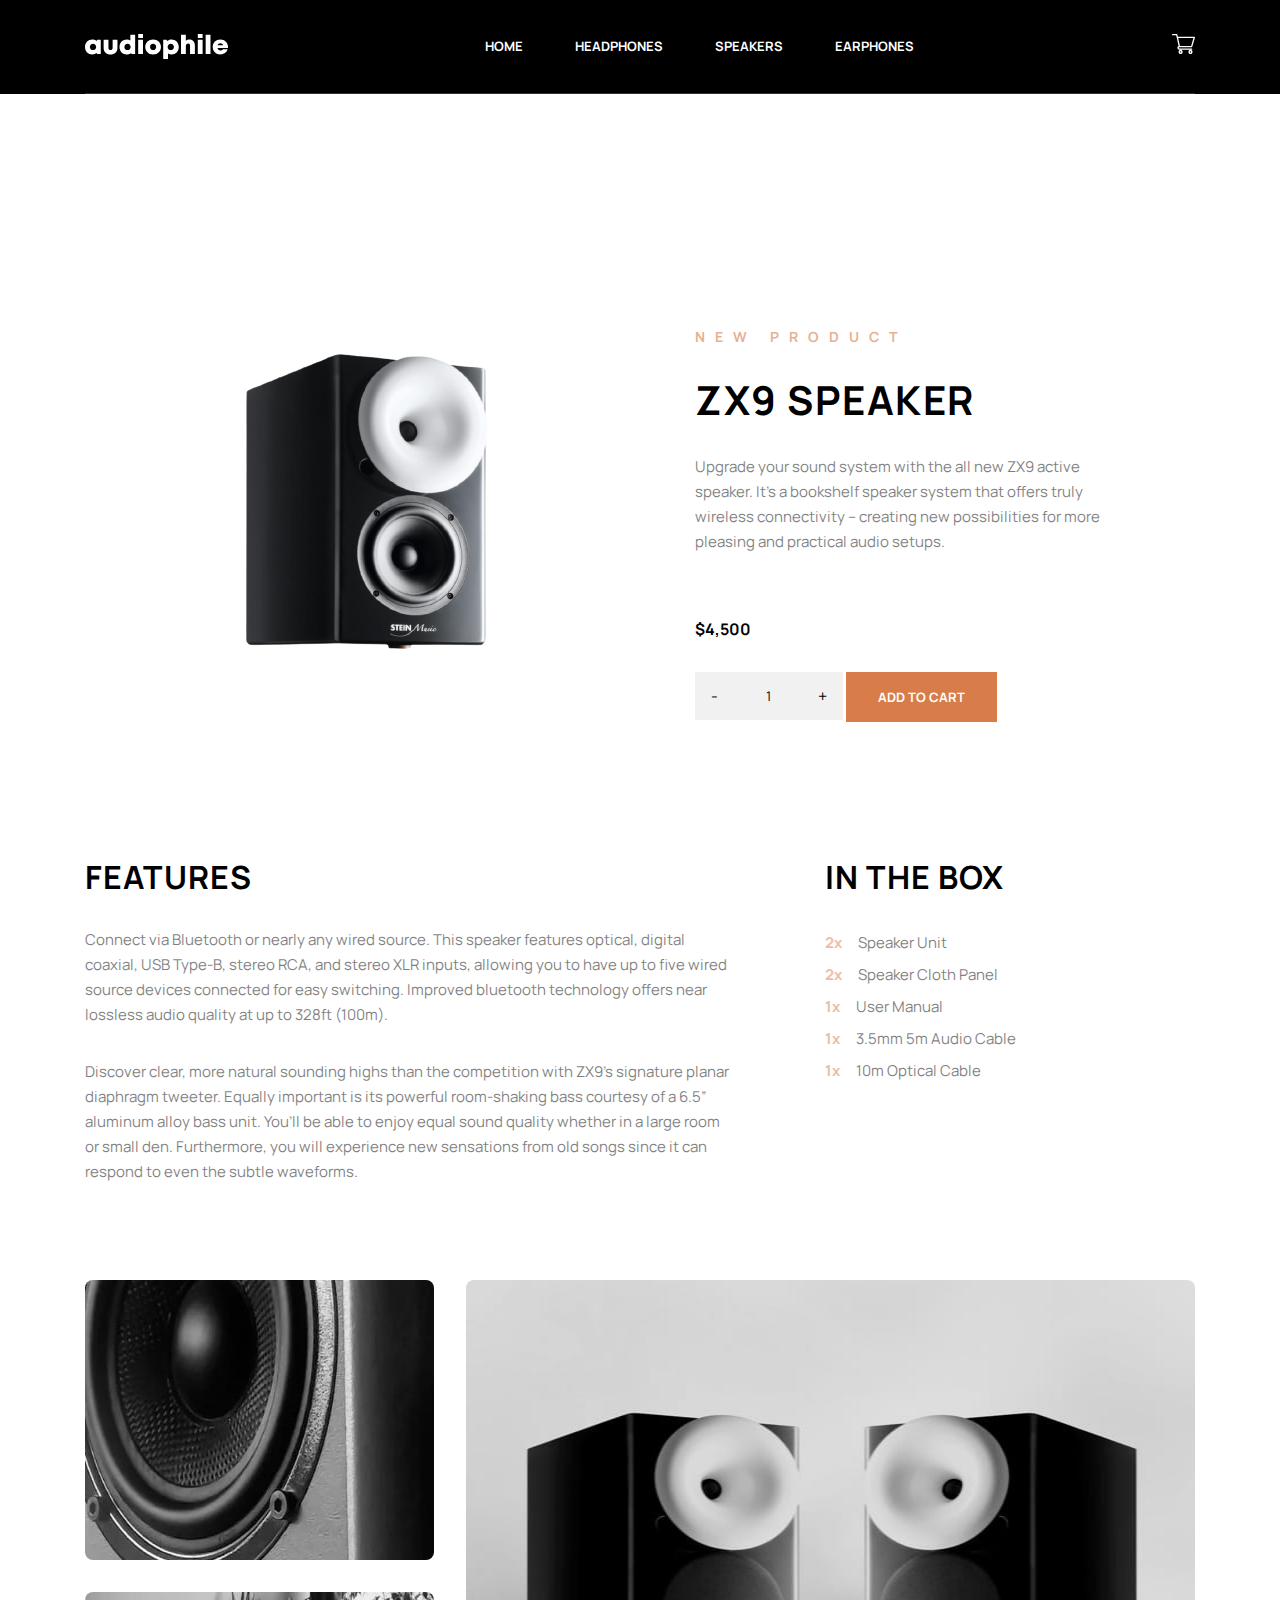
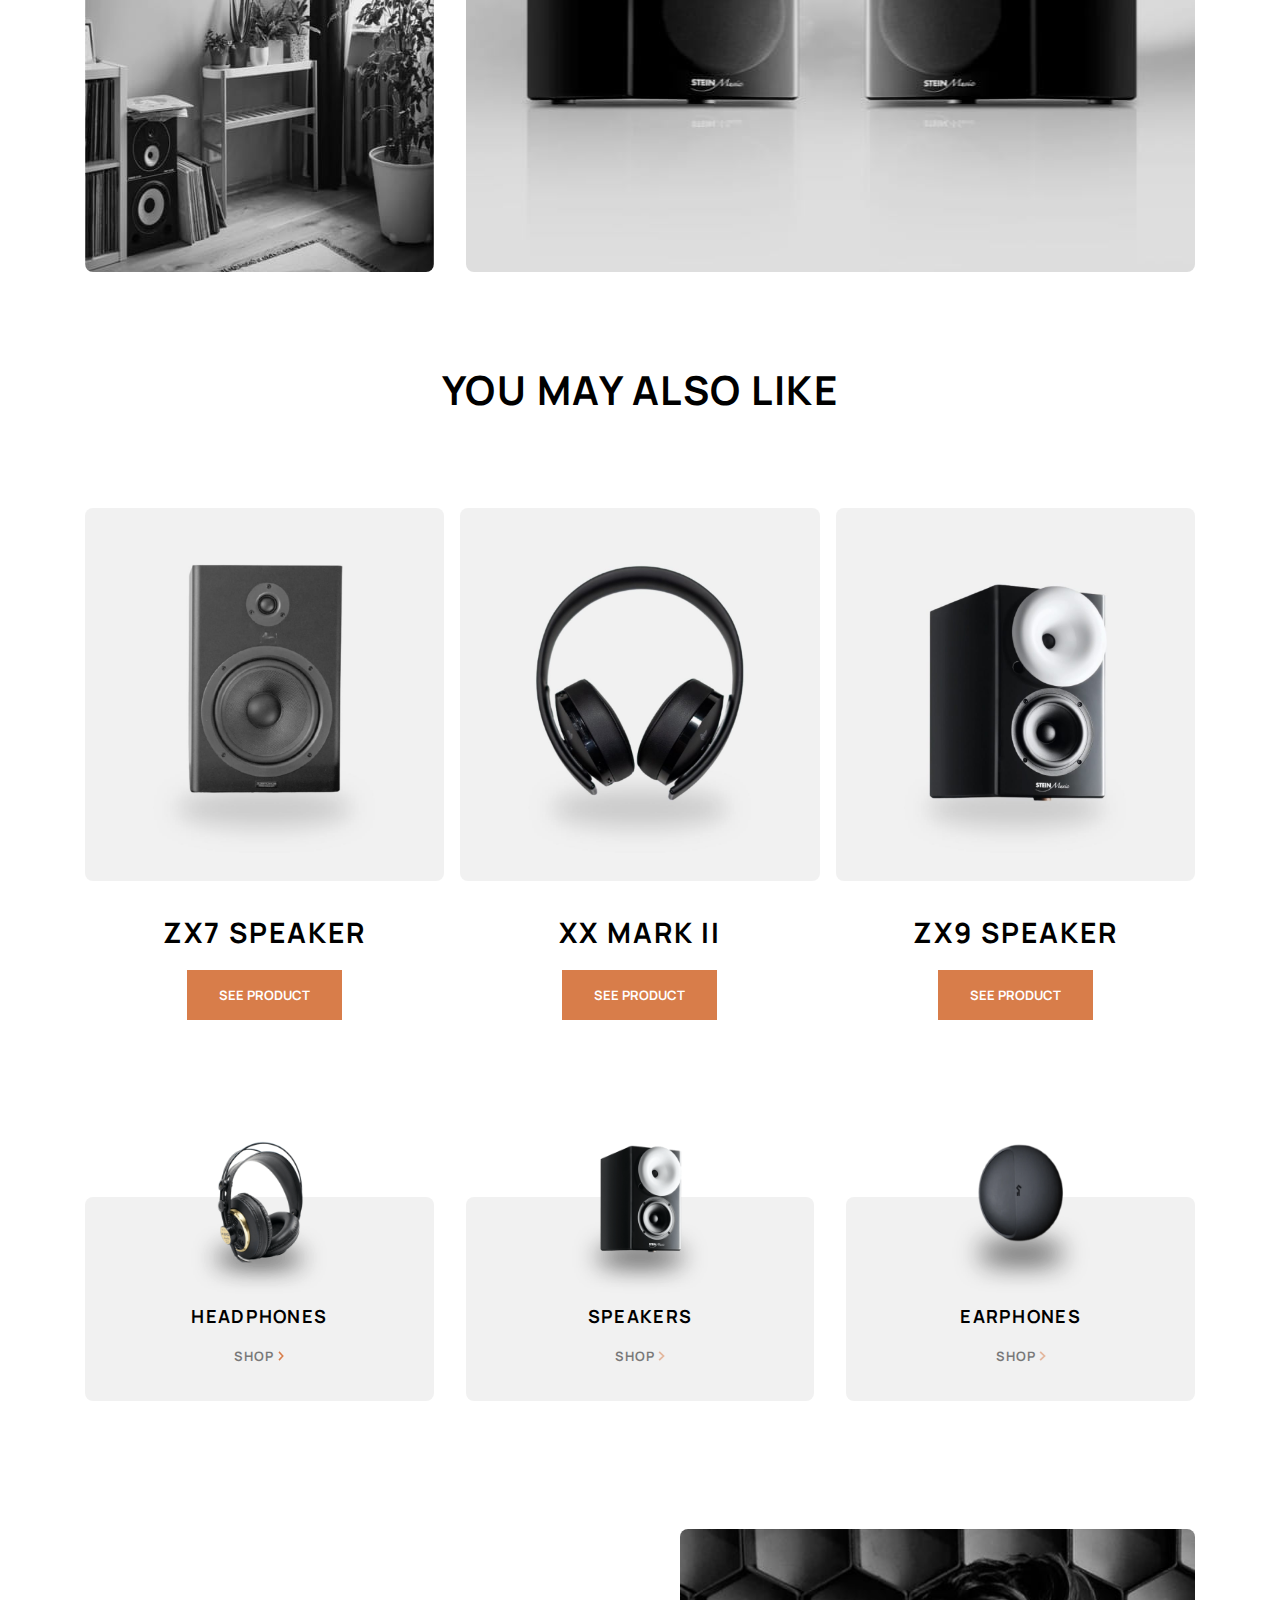
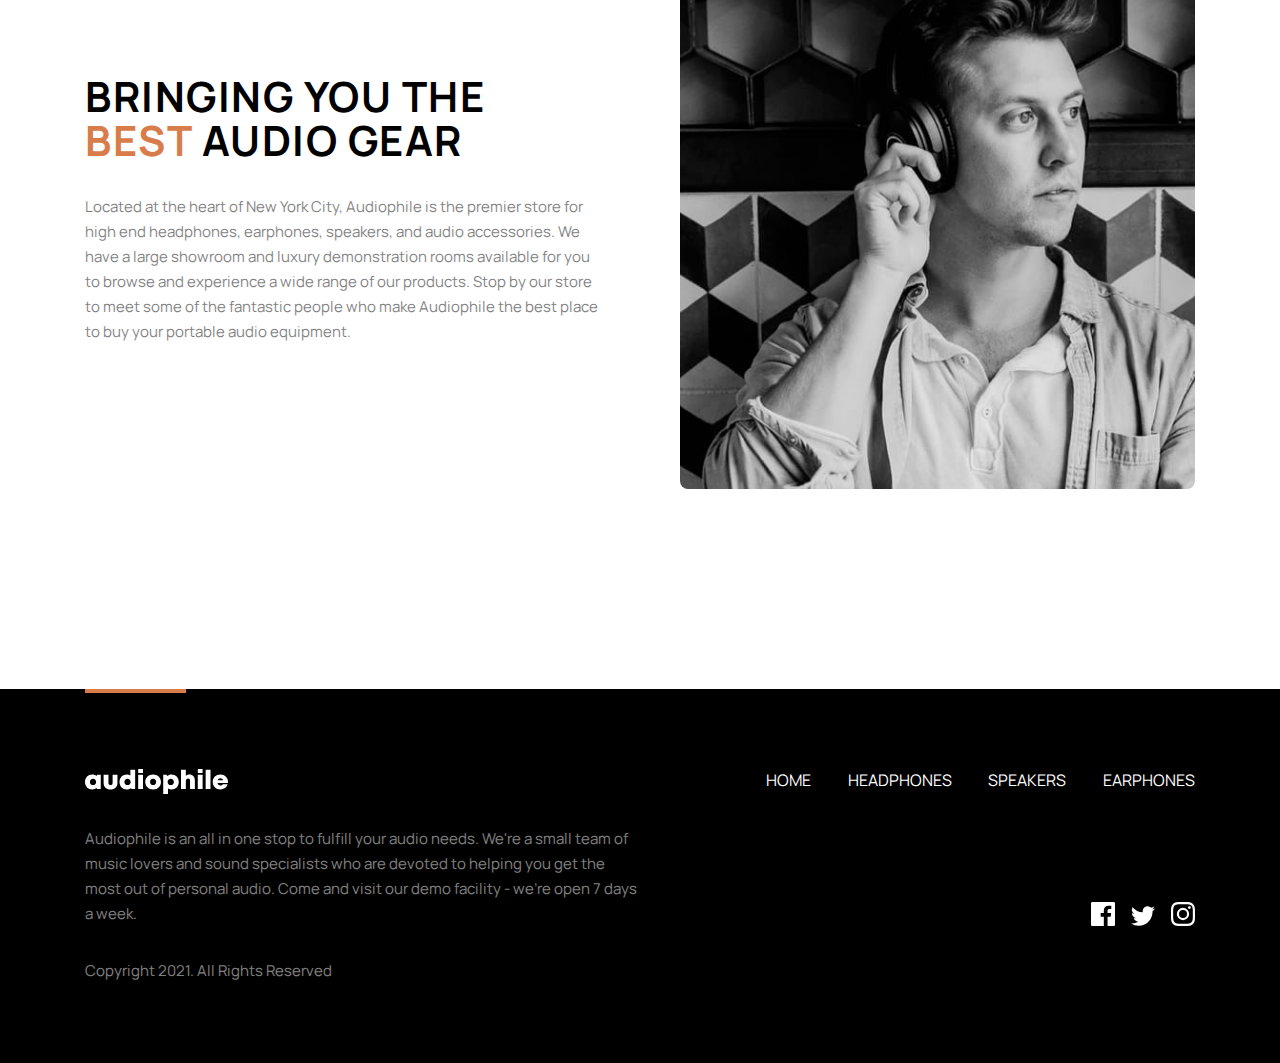
<file: product-zx9-speaker.html>
<!DOCTYPE html>
<html lang="en">

<head>
  <meta charset="UTF-8">
  <meta name="viewport" content="width=device-width, initial-scale=1.0">

  <link rel="icon" type="image/png" sizes="32x32" href="./assets/favicon-32x32.png">

  <title>Frontend Mentor | Audiophile e-commerce website</title>
</head>

<body>
	<!DOCTYPE html>
<html lang="en">

<head>
  <meta charset="UTF-8">
  <meta name="viewport" content="width=device-width, initial-scale=1.0">

  <link rel="icon" type="image/png" sizes="32x32" href="./assets/favicon-32x32.png">

  <title>Frontend Mentor | Audiophile e-commerce website</title>
</head>

<body>
	<!DOCTYPE html>
	<html lang="en">
	
	<head>
		<meta charset="UTF-8">
		<meta name="viewport" content="width=device-width, initial-scale=1.0">
	
		<link rel="icon" type="image/png" sizes="32x32" href="./assets/favicon-32x32.png">
	
		<title>Frontend Mentor | Audiophile e-commerce website</title>
	</head>
	
	<body>
	
		<!DOCTYPE html>
		<html lang="en">
		<head>
			<meta charset="UTF-8">
			<meta name="viewport" content="width=device-width, initial-scale=1.0">
			<link rel="stylesheet" href="style.css">
			<link rel="preconnect" href="https://fonts.googleapis.com">
			<link rel="preconnect" href="https://fonts.gstatic.com" crossorigin>
			<link href="https://fonts.googleapis.com/css2?family=Manrope:wght@200;400;600;700&display=swap" rel="stylesheet">
			<link rel="icon" type="image/png" sizes="32x32" href="./assets/favicon-32x32.png">
			<link rel="preconnect" href="https://app.snipcart.com">
<link rel="preconnect" href="https://cdn.snipcart.com">
			<title>Frontend Mentor | Audiophile e-commerce website</title>
		</head>
		
		<body>
			<div class="product-detail-hero">
			<nav>
				<div class="logo">
					<img class="logo" src="./assets/shared/desktop/logo.svg">
				</div>
				<div class="nav-links">
					<a href="/index.html">Home</a>
					<a href="/headphones.html">Headphones</a>
					<a href="/speakers.html">Speakers</a>
					<a href="/earphones.html">Earphones</a>
				</div>
				<div class="cart">
					<a href="#" class="snipcart-checkout"><img class="cart" src="./assets/shared/desktop/icon-cart.svg"></a>
				</div>
				
				<a class="hamburger" href="#mobile-menu">
					<img src="./assets/shared/tablet/icon-hamburger.svg" alt="hamburger menu">
				</a>
			
			</nav>
				<div id="mobile-menu" class="mobile-menu">
					<a class="close" href=""><img src="./assets/shared/tablet/close.svg" alt="Cross to close menu" srcset=""></a>
					<div class="collections">
						<div class="collection">
							<div class="collection-img">
							<img src="/assets/shared/desktop/image-headphones.png" alt="Headphones">
							</div>
						<div class="collection-text">
							<h6>Headphones</h6>
							<a href="/headphones.html">
							 <div class="sub-title">Shop</div>
								<img src="./assets/shared/desktop/icon-arrow-right.svg" alt="Arrow pointing right"></a>
						</div>
					</div>
						<div class="collection">
							<div class="collection-img">
							<img src="/assets/shared/desktop/image-speakers.png" alt="speakers">
						</div>
						<div class="collection-text">
							<h6>Speakers</h6>
							<a href="/speakers.html" class="sub-title">Shop<img src="./assets/shared/desktop/icon-arrow-right.svg" alt="Arrow pointing right"></a>
						</div>
					</div>
						<div class="collection">
							<div class="collection-img">
							<img src="/assets/shared/desktop/image-earphones.png" alt="Earphones">
							</div>
						<div class="collection-text">
							<h6>Earphones</h6>
							<a href="earphones.html" class="sub-title">Shop<img src="./assets/shared/desktop/icon-arrow-right.svg" alt="Arrow pointing right"></a>
						</div>
						</div>
					
					</div>
				</div>
			</div>
			<div class="products-grid product-detail-grid">
				<div class="product">
					<a class="back" href="/speakers.html">Go back</a>
					<div class="product-img">
						<picture>
							<source media="(min-width: 1000px)" srcset="./assets/category-speakers/desktop/image-zx9.jpg">
							<source media="(min-width: 750px)" srcset="./assets/category-speakers/tablet/image-zx9.jpg">
							<source media="(min-width: 280px)" srcset="./assets/category-speakers/mobile/image-zx9.jpg">
							<img src="./assets/category-speakers/desktop/image-zx9.jpg" alt="Speakers" srcset="">
						</picture>
					</div>
					<div class="product-text">
						<p class="overline">New product</p>
						<h2>ZX9 Speaker</h2>
						<p class="p-text">   Upgrade your sound system with the all new ZX9 active speaker. It’s a bookshelf speaker 
							system that offers truly wireless connectivity -- creating new possibilities for more 
							pleasing and practical audio setups.
						</p>
		
						<p class="price">$4,500</p>
						<div class="quantity-counter">
						<p class="minus">-</p>
						<input type="text" value="1">
						<p class="plus">+</9>
					</div>
					<button class="product-detail-button button-1 snipcart-add-item" 
					data-item-id="1" 
					data-item-price="4500.00"
					data-item-url="/" 
					data-item-name="ZX9 Speaker"
					data-item-image="/./assets/shared/desktop/image-zx9-speaker.jpg">
					Add To Cart</button>
					</div>
				</div>
			</div>
		
		
			<div class="product-features">
				<div class="features-text">
				<h3>Features</h3>
				<p class="p-text feature-p-1">
					Connect via Bluetooth or nearly any wired source. This speaker features optical, digital coaxial, 
					USB Type-B, stereo RCA, and stereo XLR inputs, allowing you to have up to five wired source devices 
					connected for easy switching. Improved bluetooth technology offers near lossless audio quality at 
					up to 328ft (100m).

				</p>
				<p class="p-text">
					Discover clear, more natural sounding highs than the competition with ZX9’s signature planar diaphragm 
					tweeter. Equally important is its powerful room-shaking bass courtesy of a 6.5” aluminum alloy bass 
					unit. You’ll be able to enjoy equal sound quality whether in a large room or small den. Furthermore, you 
					will experience new sensations from old songs since it can respond to even the subtle waveforms.
				
				</p>
			</div>
			<div class="in-the-box">
				<h3>In the box</h3>
				<ul>
					<li class="p-text"><span>2x</span>Speaker Unit</li>
					<li class="p-text"><span>2x</span>Speaker Cloth Panel</li>
					<li class="p-text"><span>1x</span>User Manual</li>
					<li class="p-text"><span>1x</span>3.5mm 5m Audio Cable</li>
					<li class="p-text"><span>1x</span>10m Optical Cable</li>
				</ul>
			</div>
			</div>
		
		<div class="product-grid">
			<picture class="product-grid-1">
				<source media="(min-width: 1000px)" srcset="./assets/product-zx9-speaker/desktop/image-gallery-1.jpg">
				<source media="(min-width: 750px)" srcset="./assets/product-zx9-speaker/tablet/image-gallery-1.jpg">
				<source media="(min-width: 280px)" srcset="./assets/product-zx9-speaker/mobile/image-gallery-1.jpg">
				<img src="" alt="Man wearing headphones">
			</picture>
			<picture class="product-grid-2">
				<source media="(min-width: 1000px)" srcset="./assets/product-zx9-speaker/desktop/image-gallery-3.jpg">
				<source media="(min-width: 750px)" srcset="./assets/product-zx9-speaker/tablet/image-gallery-3.jpg">
				<source media="(min-width: 280px)" srcset="./assets/product-zx9-speaker/mobile/image-gallery-3.jpg">
				<img src="" alt="headphones">
			</picture>
			<picture class="product-grid-3">
				<source media="(min-width: 1000px)" srcset="./assets/product-zx9-speaker/desktop/image-gallery-2.jpg">
				<source media="(min-width: 750px)" srcset="./assets/product-zx9-speaker/tablet/image-gallery-2.jpg">
				<source media="(min-width: 280px)" srcset="./assets/product-zx9-speaker/mobile/image-gallery-2.jpg">
				<img src="" alt="headphones on table">
			</picture>
		</div>
		
		<h2 class="may-also-h2">
			You may also like
		</h2>
		
			<div class="may-also-like">
				<div>
					<img src="./assets/product-zx7-speaker/desktop/image-product.jpg" alt="Headphones">
					<h4>ZX7 Speaker</h4>
					<a href="/product-zx7-speaker.html" class="button-1">
						See product
					</a>
				</div>
				<div>
					<img src="./assets/product-xx99-mark-two-headphones/desktop/image-product.jpg" alt="Headphones">
					<h4>XX Mark II</h4>
					<a href="/product-xx99-mark-two-headphones.html"  class="button-1">
						See product
					</a>
				</div>
				<div>
					<img src="./assets/product-zx9-speaker/desktop/image-product.jpg" alt="Speakers">
					<h4>
						ZX9 speaker</h4>
					<a href="/product-zx9-speaker.html" class="button-1">
						See product
					</a>
				</div>
		</div>
		
		<div class="collections product-page-collections">
			<div class="collection">
				<div class="collection-img">
				<img src="/assets/shared/desktop/image-headphones.png" alt="Headphones">
				</div>
			<div class="collection-text">
				<h6>Headphones</h6>
				<a href="#">
				 <div class="sub-title">Shop</div>
					<img src="./assets/shared/desktop/icon-arrow-right.svg" alt="Arrow pointing right"></a>
			</div>
		</div>
			<div class="collection">
				<div class="collection-img">
				<img src="/assets/shared/desktop/image-speakers.png" alt="speakers">
			</div>
			<div class="collection-text">
				<h6>Speakers</h6>
				<a href="speakers.html" class="sub-title">Shop<img src="./assets/shared/desktop/icon-arrow-right.svg" alt="Arrow pointing right"></a>
			</div>
		</div>
			<div class="collection">
				<div class="collection-img">
				<img src="/assets/shared/desktop/image-earphones.png" alt="Earphones">
				</div>
			<div class="collection-text">
				<h6>Earphones</h6>
				<a href="earphones.html" class="sub-title"> Shop<img src="./assets/shared/desktop/icon-arrow-right.svg" alt="Arrow pointing right"></a>
			</div>
			</div>
		
		</div>
		
		
		<div class="about-section">
			<div class="about-text">
				<h2>Bringing you the <span>best</span> audio gear</h2>
				<p class="p-text">
					Located at the heart of New York City, Audiophile is the premier store for high end headphones, 
					earphones, speakers, and audio accessories. We have a large showroom and luxury demonstration 
					rooms available for you to browse and experience a wide range of our products. Stop by our store 
					to meet some of the fantastic people who make Audiophile the best place to buy your portable 
					audio equipment.
				</p>
			</div>
			<div class="about-image">
				<picture>
					<source media="(min-width: 700px)" srcset="./assets/shared/desktop/image-best-gear.jpg">
					<source media="(min-width: 750px)" srcset="./assets/shared/tablet/image-best-gear.jpg">
					<source media="(min-width: 280px)" srcset="./assets/shared/mobile/image-best-gear.jpg">
					<img src="" alt="Man wearing headphones">
				</picture>
			</div>
		</div>
		
			
		
		<footer>
			<div class="bar-container">
			<div class="bar"></div>
		</div>
			<div class="footer-container">
		<div class="footer-1">
			<img class="logo" src="./assets/shared/desktop/logo.svg">
			<div class="nav-links">
				<a href="/index.html">Home</a>
				<a href="#">Headphones</a>
				<a href="/speakers.html">Speakers</a>
				<a href="/earphones.html">Earphones</a>
			</div>
		</div>
		<div class="footer-2">
			<p class="p-text">
				Audiophile is an all in one stop to fulfill your audio needs. We're a small team of music lovers 
				and sound specialists who are devoted to helping you get the most out of personal audio. Come and 
				visit our demo facility - we’re open 7 days a week.
			</p>
		
			<div class="social-links">
				<svg width="24" height="24" xmlns="http://www.w3.org/2000/svg"><path d="M22.675 0H1.325C.593 0 0 .593 0 1.325v21.351C0 23.407.593 24 1.325 24H12.82v-9.294H9.692v-3.622h3.128V8.413c0-3.1 1.893-4.788 4.659-4.788 1.325 0 2.463.099 2.795.143v3.24l-1.918.001c-1.504 0-1.795.715-1.795 1.763v2.313h3.587l-.467 3.622h-3.12V24h6.116c.73 0 1.323-.593 1.323-1.325V1.325C24 .593 23.407 0 22.675 0z" fill="#FFF" fill-rule="nonzero"/></svg>
				<svg width="24" height="20" xmlns="http://www.w3.org/2000/svg"><path d="M24 2.557a9.83 9.83 0 01-2.828.775A4.932 4.932 0 0023.337.608a9.864 9.864 0 01-3.127 1.195A4.916 4.916 0 0016.616.248c-3.179 0-5.515 2.966-4.797 6.045A13.978 13.978 0 011.671 1.149a4.93 4.93 0 001.523 6.574 4.903 4.903 0 01-2.229-.616c-.054 2.281 1.581 4.415 3.949 4.89a4.935 4.935 0 01-2.224.084 4.928 4.928 0 004.6 3.419A9.9 9.9 0 010 17.54a13.94 13.94 0 007.548 2.212c9.142 0 14.307-7.721 13.995-14.646A10.025 10.025 0 0024 2.557z" fill="#FFF" fill-rule="nonzero"/></svg>
				<svg width="24" height="24" xmlns="http://www.w3.org/2000/svg"><path d="M12 2.163c3.204 0 3.584.012 4.85.07 3.252.148 4.771 1.691 4.919 4.919.058 1.265.069 1.645.069 4.849 0 3.205-.012 3.584-.069 4.849-.149 3.225-1.664 4.771-4.919 4.919-1.266.058-1.644.07-4.85.07-3.204 0-3.584-.012-4.849-.07-3.26-.149-4.771-1.699-4.919-4.92-.058-1.265-.07-1.644-.07-4.849 0-3.204.013-3.583.07-4.849.149-3.227 1.664-4.771 4.919-4.919 1.266-.057 1.645-.069 4.849-.069zM12 0C8.741 0 8.333.014 7.053.072 2.695.272.273 2.69.073 7.052.014 8.333 0 8.741 0 12c0 3.259.014 3.668.072 4.948.2 4.358 2.618 6.78 6.98 6.98C8.333 23.986 8.741 24 12 24c3.259 0 3.668-.014 4.948-.072 4.354-.2 6.782-2.618 6.979-6.98.059-1.28.073-1.689.073-4.948 0-3.259-.014-3.667-.072-4.947-.196-4.354-2.617-6.78-6.979-6.98C15.668.014 15.259 0 12 0zm0 5.838a6.162 6.162 0 100 12.324 6.162 6.162 0 000-12.324zM12 16a4 4 0 110-8 4 4 0 010 8zm6.406-11.845a1.44 1.44 0 100 2.881 1.44 1.44 0 000-2.881z" fill="#FFF" fill-rule="nonzero"/></svg>
			</div>
		</div>
		
		
		<p class="p-text">Copyright 2021. All Rights Reserved</p>	<div class="social-links-tablet-mobile">
			<svg width="24" height="24" xmlns="http://www.w3.org/2000/svg"><path d="M22.675 0H1.325C.593 0 0 .593 0 1.325v21.351C0 23.407.593 24 1.325 24H12.82v-9.294H9.692v-3.622h3.128V8.413c0-3.1 1.893-4.788 4.659-4.788 1.325 0 2.463.099 2.795.143v3.24l-1.918.001c-1.504 0-1.795.715-1.795 1.763v2.313h3.587l-.467 3.622h-3.12V24h6.116c.73 0 1.323-.593 1.323-1.325V1.325C24 .593 23.407 0 22.675 0z" fill="#FFF" fill-rule="nonzero"/></svg>
			<svg width="24" height="20" xmlns="http://www.w3.org/2000/svg"><path d="M24 2.557a9.83 9.83 0 01-2.828.775A4.932 4.932 0 0023.337.608a9.864 9.864 0 01-3.127 1.195A4.916 4.916 0 0016.616.248c-3.179 0-5.515 2.966-4.797 6.045A13.978 13.978 0 011.671 1.149a4.93 4.93 0 001.523 6.574 4.903 4.903 0 01-2.229-.616c-.054 2.281 1.581 4.415 3.949 4.89a4.935 4.935 0 01-2.224.084 4.928 4.928 0 004.6 3.419A9.9 9.9 0 010 17.54a13.94 13.94 0 007.548 2.212c9.142 0 14.307-7.721 13.995-14.646A10.025 10.025 0 0024 2.557z" fill="#FFF" fill-rule="nonzero"/></svg>
			<svg width="24" height="24" xmlns="http://www.w3.org/2000/svg"><path d="M12 2.163c3.204 0 3.584.012 4.85.07 3.252.148 4.771 1.691 4.919 4.919.058 1.265.069 1.645.069 4.849 0 3.205-.012 3.584-.069 4.849-.149 3.225-1.664 4.771-4.919 4.919-1.266.058-1.644.07-4.85.07-3.204 0-3.584-.012-4.849-.07-3.26-.149-4.771-1.699-4.919-4.92-.058-1.265-.07-1.644-.07-4.849 0-3.204.013-3.583.07-4.849.149-3.227 1.664-4.771 4.919-4.919 1.266-.057 1.645-.069 4.849-.069zM12 0C8.741 0 8.333.014 7.053.072 2.695.272.273 2.69.073 7.052.014 8.333 0 8.741 0 12c0 3.259.014 3.668.072 4.948.2 4.358 2.618 6.78 6.98 6.98C8.333 23.986 8.741 24 12 24c3.259 0 3.668-.014 4.948-.072 4.354-.2 6.782-2.618 6.979-6.98.059-1.28.073-1.689.073-4.948 0-3.259-.014-3.667-.072-4.947-.196-4.354-2.617-6.78-6.979-6.98C15.668.014 15.259 0 12 0zm0 5.838a6.162 6.162 0 100 12.324 6.162 6.162 0 000-12.324zM12 16a4 4 0 110-8 4 4 0 010 8zm6.406-11.845a1.44 1.44 0 100 2.881 1.44 1.44 0 000-2.881z" fill="#FFF" fill-rule="nonzero"/></svg>
		</div>
		</div>
		</div>
		
		</footer>


 
<link rel="stylesheet" href="https://cdn.snipcart.com/themes/v3.2.0/default/snipcart.css" />
<script async src="https://cdn.snipcart.com/themes/v3.2.0/default/snipcart.js"></script>
<div id="snipcart" data-config-modal-style="side" data-api-key="MDdlM2JmOWUtY2RlYy00NjY2LTg3YWUtNTQ5ZTM4ZmU3YjFlNjM3NjMwMDM0MjMzMTczNTMx" hidden></div>
</body>
</html>
</file>
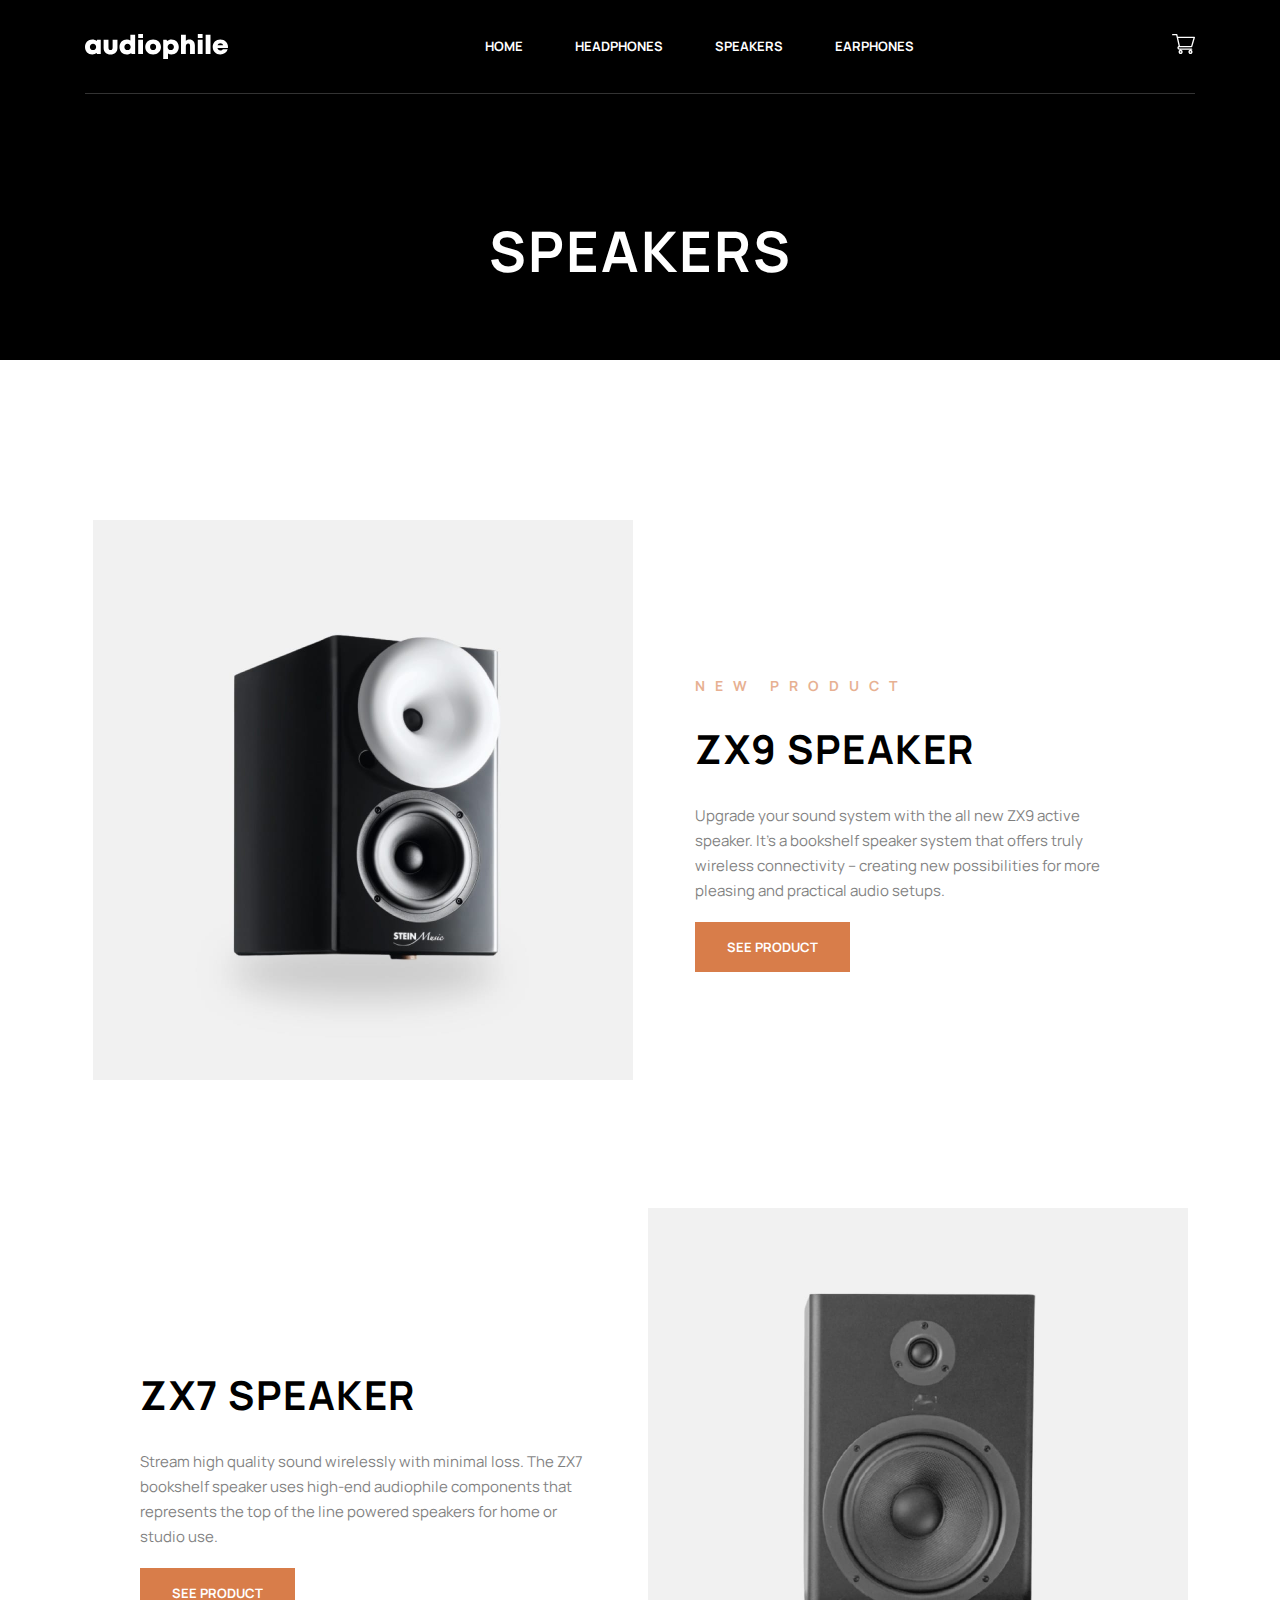
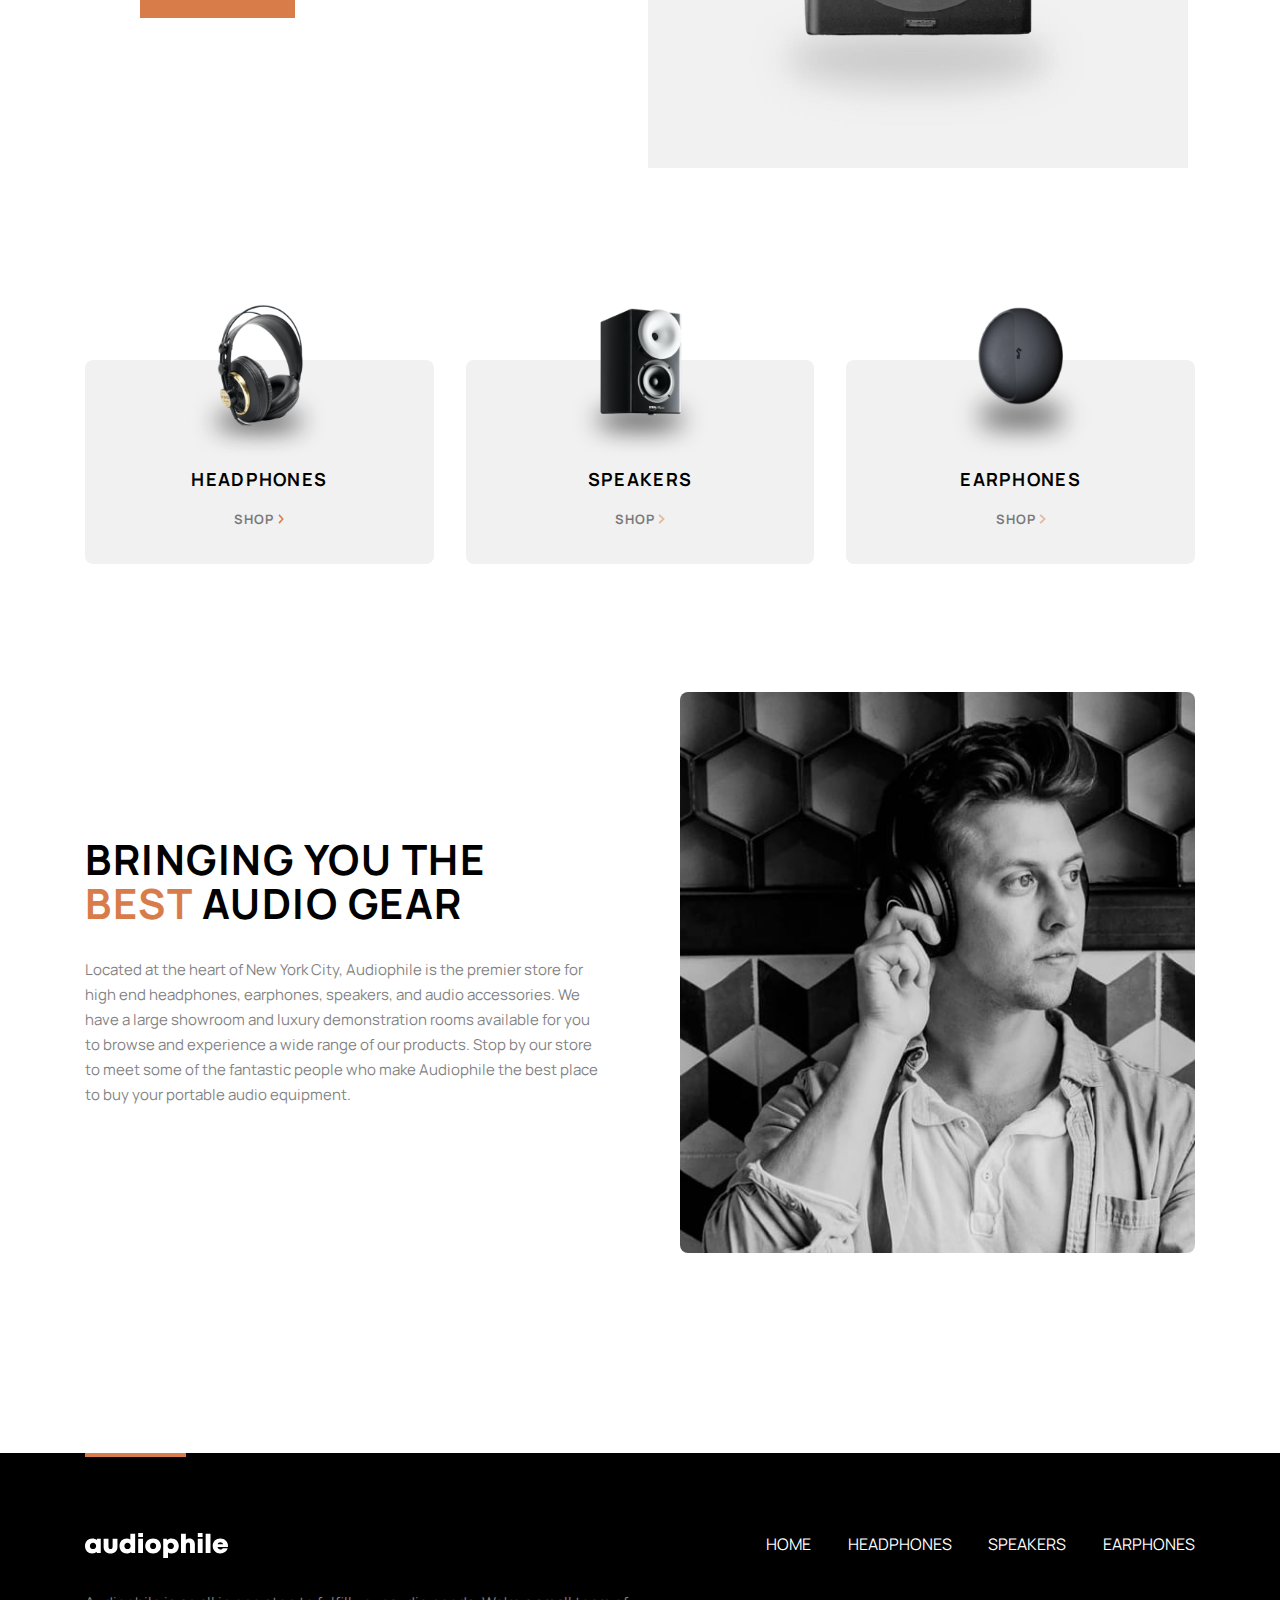
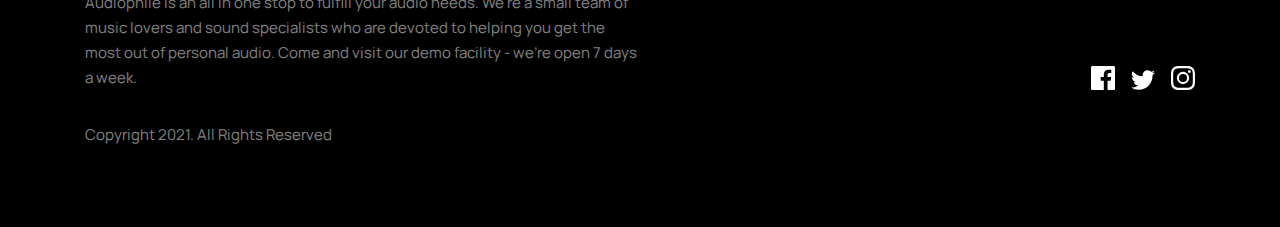
<file: speakers.html>
<!DOCTYPE html>
<html lang="en">

<head>
  <meta charset="UTF-8">
  <meta name="viewport" content="width=device-width, initial-scale=1.0">

  <link rel="icon" type="image/png" sizes="32x32" href="./assets/favicon-32x32.png">
	<link rel="preconnect" href="https://app.snipcart.com">
	<link rel="preconnect" href="https://cdn.snipcart.com">
  <title>Frontend Mentor | Audiophile e-commerce website</title>
</head>

<body>
	<!DOCTYPE html>
<html lang="en">

<head>
	<meta charset="UTF-8">
	<meta name="viewport" content="width=device-width, initial-scale=1.0">
	<link rel="stylesheet" href="style.css">
	<link rel="preconnect" href="https://fonts.googleapis.com">
	<link rel="preconnect" href="https://fonts.gstatic.com" crossorigin>
	<link href="https://fonts.googleapis.com/css2?family=Manrope:wght@200;400;600;700&display=swap" rel="stylesheet">
	<link rel="icon" type="image/png" sizes="32x32" href="./assets/favicon-32x32.png">
	<link rel="preconnect" href="https://app.snipcart.com">
	<link rel="preconnect" href="https://cdn.snipcart.com">
	<title>Frontend Mentor | Audiophile e-commerce website</title>
</head>

<body>
	<div class="product-hero">
		<nav>
			<div class="logo">
				<img class="logo" src="./assets/shared/desktop/logo.svg">
			</div>
			<div class="nav-links">
				<a href="/index.html">Home</a>
				<a href="/headphones.html">Headphones</a>
				<a href="#">Speakers</a>
				<a href="./earphones.html">Earphones</a>
			</div>
			<div class="cart">
				<a href="#" class="snipcart-checkout"><img class="cart" src="./assets/shared/desktop/icon-cart.svg"></a>
			</div>

			<a class="hamburger" href="#mobile-menu">
				<img src="./assets/shared/tablet/icon-hamburger.svg" alt="hamburger menu">
			</a>

		</nav>
		<h1>Speakers</h1>
				
			</div>
		</div>
	</div>

	<div id="mobile-menu" class="mobile-menu">
		<a class="close" href=""><img src="./assets/shared/tablet/close.svg" alt="Cross to close menu" srcset=""></a>
		<div class="collections">
			<div class="collection">
				<div class="collection-img">
				<img src="/assets/shared/desktop/image-headphones.png" alt="Headphones">
				</div>
			<div class="collection-text">
				<h6>Headphones</h6>
				<a href="/headphones.html">
				 <div class="sub-title">Shop</div>
					<img src="./assets/shared/desktop/icon-arrow-right.svg" alt="Arrow pointing right"></a>
			</div>
		</div>
			<div class="collection">
				<div class="collection-img">
				<img src="/assets/shared/desktop/image-speakers.png" alt="speakers">
			</div>
			<div class="collection-text">
				<h6>Speakers</h6>
				<a href="/speakers.html" class="sub-title"> Shop<img src="./assets/shared/desktop/icon-arrow-right.svg" alt="Arrow pointing right"></a>
			</div>
		</div>
			<div class="collection">
				<div class="collection-img">
				<img src="/assets/shared/desktop/image-earphones.png" alt="Earphones">
				</div>
			<div class="collection-text">
				<h6>Earphones</h6>
				<a href="/earphones.html" class="sub-title"> Shop<img src="./assets/shared/desktop/icon-arrow-right.svg" alt="Arrow pointing right"></a>
			</div>
			</div>
			</div>
			</div>

			
	<div class="products-grid">
		<div class="product">
			<div class="product-img">
				<picture>
					<source media="(min-width: 700px)" srcset="./assets/product-zx9-speaker/desktop/image-product.jpg">
					<source media="(min-width: 500px)" srcset="./assets/product-zx9-speaker/tablet/image-product.jpg">
					<source media="(min-width: 280px)" srcset="./assets/product-zx9-speaker/mobile/image-product.jpg">
					<img src="./assets/product-xx99-mark-two-headphones/desktop/image-product.jpg" alt="Speakers" srcset="">
				</picture>
			</div>
			<div class="product-text">
				<p class="overline">New product</p>
				<h2>ZX9 Speaker</h2>
				<p class="p-text"> Upgrade your sound system with the all new ZX9 active speaker. It’s a bookshelf speaker 
					system that offers truly wireless connectivity -- creating new possibilities for more 
					pleasing and practical audio setups.
				</p>
				<a href="/product-zx9-speaker.html" class="button-1">See product</a>
			</div>
		</div>
		<div class="product">
			<div class="product-text">
				<h2>ZX7 Speaker</h2>
				<p class="p-text">
					 Stream high quality sound wirelessly with minimal loss. The ZX7 bookshelf speaker uses 
					high-end audiophile components that represents the top of the line powered speakers for 
					home or studio use.</p>
				<a href="./product-zx7-speaker.html" class="button-1">See product</a>
			</div>
			<div class="product-img">
				<picture>
					<source media="(min-width: 700px)" srcset="./assets/product-zx7-speaker/desktop/image-product.jpg">
					<source media="(min-width: 500px)" srcset="./assets/product-zx7-speaker/tablet/image-product.jpg">
					<source media="(min-width: 280px)" srcset="./assets/product-zx7-speaker/mobile/image-product.jpg">
					<img src="" alt="Speakers">
				</picture>
			</div>
		</div>
 	
	  </div>
	</div>




	 <div class="collections product-page-collections">
		<div class="collection">
			<div class="collection-img">
			<img src="/assets/shared/desktop/image-headphones.png" alt="Headphones">
			</div>
		<div class="collection-text">
			<h6>Headphones</h6>
			<a href="#">
			 <div class="sub-title">Shop</div>
				<img src="./assets/shared/desktop/icon-arrow-right.svg" alt="Arrow pointing right"></a>
		</div>
	</div>
		<div class="collection">
			<div class="collection-img">
			<img src="/assets/shared/desktop/image-speakers.png" alt="speakers">
		</div>
		<div class="collection-text">
			<h6>Speakers</h6>
			<a href="speakers.html" class="sub-title">Shop<img src="./assets/shared/desktop/icon-arrow-right.svg" alt="Arrow pointing right"></a>
		</div>
	</div>
		<div class="collection">
			<div class="collection-img">
			<img src="/assets/shared/desktop/image-earphones.png" alt="Earphones">
			</div>
		<div class="collection-text">
			<h6>Earphones</h6>
			<a href="earphones.html" class="sub-title"> Shop<img src="./assets/shared/desktop/icon-arrow-right.svg" alt="Arrow pointing right"></a>
		</div>
		</div>
	
	</div>

	
	<div class="about-section">
		<div class="about-text">
			<h2>Bringing you the <span>best</span> audio gear</h2>
			<p class="p-text">
				Located at the heart of New York City, Audiophile is the premier store for high end headphones, 
				earphones, speakers, and audio accessories. We have a large showroom and luxury demonstration 
				rooms available for you to browse and experience a wide range of our products. Stop by our store 
				to meet some of the fantastic people who make Audiophile the best place to buy your portable 
				audio equipment.
			</p>
		</div>
		<div class="about-image">
			<picture>
				<source media="(min-width: 700px)" srcset="./assets/shared/desktop/image-best-gear.jpg">
				<source media="(min-width: 500px)" srcset="./assets/shared/tablet/image-best-gear.jpg">
				<source media="(min-width: 280px)" srcset="./assets/shared/mobile/image-best-gear.jpg">
				<img src="" alt="Man wearing headphones">
			</picture>
		</div>
	</div>
	
		
	
	<footer>
		<div class="bar-container">
		<div class="bar"></div>
	</div>
		<div class="footer-container">
	<div class="footer-1">
		<img class="logo" src="./assets/shared/desktop/logo.svg">
		<div class="nav-links">
			<a href="/index.html">Home</a>
			<a href="#">Headphones</a>
			<a href="/speakers.html">Speakers</a>
			<a href="/earphones.html">Earphones</a>
		</div>
	</div>
	<div class="footer-2">
		<p class="p-text">
			Audiophile is an all in one stop to fulfill your audio needs. We're a small team of music lovers 
			and sound specialists who are devoted to helping you get the most out of personal audio. Come and 
			visit our demo facility - we’re open 7 days a week.
		</p>
	
		<div class="social-links">
			<svg width="24" height="24" xmlns="http://www.w3.org/2000/svg"><path d="M22.675 0H1.325C.593 0 0 .593 0 1.325v21.351C0 23.407.593 24 1.325 24H12.82v-9.294H9.692v-3.622h3.128V8.413c0-3.1 1.893-4.788 4.659-4.788 1.325 0 2.463.099 2.795.143v3.24l-1.918.001c-1.504 0-1.795.715-1.795 1.763v2.313h3.587l-.467 3.622h-3.12V24h6.116c.73 0 1.323-.593 1.323-1.325V1.325C24 .593 23.407 0 22.675 0z" fill="#FFF" fill-rule="nonzero"/></svg>
			<svg width="24" height="20" xmlns="http://www.w3.org/2000/svg"><path d="M24 2.557a9.83 9.83 0 01-2.828.775A4.932 4.932 0 0023.337.608a9.864 9.864 0 01-3.127 1.195A4.916 4.916 0 0016.616.248c-3.179 0-5.515 2.966-4.797 6.045A13.978 13.978 0 011.671 1.149a4.93 4.93 0 001.523 6.574 4.903 4.903 0 01-2.229-.616c-.054 2.281 1.581 4.415 3.949 4.89a4.935 4.935 0 01-2.224.084 4.928 4.928 0 004.6 3.419A9.9 9.9 0 010 17.54a13.94 13.94 0 007.548 2.212c9.142 0 14.307-7.721 13.995-14.646A10.025 10.025 0 0024 2.557z" fill="#FFF" fill-rule="nonzero"/></svg>
			<svg width="24" height="24" xmlns="http://www.w3.org/2000/svg"><path d="M12 2.163c3.204 0 3.584.012 4.85.07 3.252.148 4.771 1.691 4.919 4.919.058 1.265.069 1.645.069 4.849 0 3.205-.012 3.584-.069 4.849-.149 3.225-1.664 4.771-4.919 4.919-1.266.058-1.644.07-4.85.07-3.204 0-3.584-.012-4.849-.07-3.26-.149-4.771-1.699-4.919-4.92-.058-1.265-.07-1.644-.07-4.849 0-3.204.013-3.583.07-4.849.149-3.227 1.664-4.771 4.919-4.919 1.266-.057 1.645-.069 4.849-.069zM12 0C8.741 0 8.333.014 7.053.072 2.695.272.273 2.69.073 7.052.014 8.333 0 8.741 0 12c0 3.259.014 3.668.072 4.948.2 4.358 2.618 6.78 6.98 6.98C8.333 23.986 8.741 24 12 24c3.259 0 3.668-.014 4.948-.072 4.354-.2 6.782-2.618 6.979-6.98.059-1.28.073-1.689.073-4.948 0-3.259-.014-3.667-.072-4.947-.196-4.354-2.617-6.78-6.979-6.98C15.668.014 15.259 0 12 0zm0 5.838a6.162 6.162 0 100 12.324 6.162 6.162 0 000-12.324zM12 16a4 4 0 110-8 4 4 0 010 8zm6.406-11.845a1.44 1.44 0 100 2.881 1.44 1.44 0 000-2.881z" fill="#FFF" fill-rule="nonzero"/></svg>
		</div>
	</div>
	
	
	<p class="p-text">Copyright 2021. All Rights Reserved</p>	<div class="social-links-tablet-mobile">
		<svg width="24" height="24" xmlns="http://www.w3.org/2000/svg"><path d="M22.675 0H1.325C.593 0 0 .593 0 1.325v21.351C0 23.407.593 24 1.325 24H12.82v-9.294H9.692v-3.622h3.128V8.413c0-3.1 1.893-4.788 4.659-4.788 1.325 0 2.463.099 2.795.143v3.24l-1.918.001c-1.504 0-1.795.715-1.795 1.763v2.313h3.587l-.467 3.622h-3.12V24h6.116c.73 0 1.323-.593 1.323-1.325V1.325C24 .593 23.407 0 22.675 0z" fill="#FFF" fill-rule="nonzero"/></svg>
		<svg width="24" height="20" xmlns="http://www.w3.org/2000/svg"><path d="M24 2.557a9.83 9.83 0 01-2.828.775A4.932 4.932 0 0023.337.608a9.864 9.864 0 01-3.127 1.195A4.916 4.916 0 0016.616.248c-3.179 0-5.515 2.966-4.797 6.045A13.978 13.978 0 011.671 1.149a4.93 4.93 0 001.523 6.574 4.903 4.903 0 01-2.229-.616c-.054 2.281 1.581 4.415 3.949 4.89a4.935 4.935 0 01-2.224.084 4.928 4.928 0 004.6 3.419A9.9 9.9 0 010 17.54a13.94 13.94 0 007.548 2.212c9.142 0 14.307-7.721 13.995-14.646A10.025 10.025 0 0024 2.557z" fill="#FFF" fill-rule="nonzero"/></svg>
		<svg width="24" height="24" xmlns="http://www.w3.org/2000/svg"><path d="M12 2.163c3.204 0 3.584.012 4.85.07 3.252.148 4.771 1.691 4.919 4.919.058 1.265.069 1.645.069 4.849 0 3.205-.012 3.584-.069 4.849-.149 3.225-1.664 4.771-4.919 4.919-1.266.058-1.644.07-4.85.07-3.204 0-3.584-.012-4.849-.07-3.26-.149-4.771-1.699-4.919-4.92-.058-1.265-.07-1.644-.07-4.849 0-3.204.013-3.583.07-4.849.149-3.227 1.664-4.771 4.919-4.919 1.266-.057 1.645-.069 4.849-.069zM12 0C8.741 0 8.333.014 7.053.072 2.695.272.273 2.69.073 7.052.014 8.333 0 8.741 0 12c0 3.259.014 3.668.072 4.948.2 4.358 2.618 6.78 6.98 6.98C8.333 23.986 8.741 24 12 24c3.259 0 3.668-.014 4.948-.072 4.354-.2 6.782-2.618 6.979-6.98.059-1.28.073-1.689.073-4.948 0-3.259-.014-3.667-.072-4.947-.196-4.354-2.617-6.78-6.979-6.98C15.668.014 15.259 0 12 0zm0 5.838a6.162 6.162 0 100 12.324 6.162 6.162 0 000-12.324zM12 16a4 4 0 110-8 4 4 0 010 8zm6.406-11.845a1.44 1.44 0 100 2.881 1.44 1.44 0 000-2.881z" fill="#FFF" fill-rule="nonzero"/></svg>
	</div>
	</div>
	</div>
	
	</footer>
	
	
	<link rel="stylesheet" href="https://cdn.snipcart.com/themes/v3.2.0/default/snipcart.css" />
	<script async src="https://cdn.snipcart.com/themes/v3.2.0/default/snipcart.js"></script>
	<div id="snipcart" data-config-modal-style="side" data-api-key="MDdlM2JmOWUtY2RlYy00NjY2LTg3YWUtNTQ5ZTM4ZmU3YjFlNjM3NjMwMDM0MjMzMTczNTMx" hidden></div>
	
</body>

</html>
</file>
<file: style.css>
:root{
	--dark-orange: #d87d4a;
	--dark-grey: #101010;
	--light-grey: #f1f1f1;
	--off-white: #fafafa;
	--light-orange: #fbaf85;
	--white: #ffffff;
	--black: #000000;
	--bold: 700;
	--max-width: 69.375rem;
	--width: 90%;
}

*{
	font-family: 'Manrope', sans-serif;
	margin: 0;
	padding: 0;
	box-sizing: border-box;
	
}

html{
	scroll-behavior: smooth;
}

@media (prefers-reduced-motion: reduce) {
  html:focus-within {
   scroll-behavior: auto;
  }
}


img,
picture {
  max-width: 100%;
  display: block;
}

a:link, a:visited{ 
	text-decoration: none;
	color: inherit;
}

li{
	list-style: none;
}

h1{
	font-size: 3.5rem;
	font-weight: var(--bold);
	text-transform: uppercase;
	line-height: 3.625rem;
	letter-spacing: 2px;
}

h2{
	font-size: 2.5rem;
	font-weight: var(--bold);
	text-transform: uppercase;
	line-height: 2.75rem;
	letter-spacing: 1.5px;
}

h3{
	font-size: 2rem;
	font-weight: var(--bold);
	text-transform: uppercase;
	line-height: 2.25rem;
	letter-spacing: 1.15px;
}

h4{
	font-size: 1.75rem;
	font-weight: var(--bold);
	text-transform: uppercase;
	line-height: 2.375rem;
	letter-spacing: 2px;
}

h5{
	font-size: 2.5rem;
	font-weight: var(--bold);
	text-transform: uppercase;
	line-height: 2.0625rem;
	letter-spacing: 1.7px;
}

h6{
	font-size: 1.125rem;
	font-weight: var(--bold);
	text-transform: uppercase;
	line-height: 1.5rem;
	letter-spacing: 1.3px;
}

.p-text{
	font-size: 0.9375rem;
	line-height: 1.5625rem;
	opacity: 0.5;
}

.overline{
	font-size: 0.875rem;
	line-height: 1.1875rem;
	letter-spacing: 10px;
	opacity: 0.2;
	padding-bottom: 2rem;
	text-transform: uppercase;
}

.sub-title{
	font-size: 0.8125rem;
	font-weight: var(--bold);
	line-height: 1.5625rem;
	letter-spacing: 1px;
	opacity: 0.5;
	text-transform: uppercase;
}

button{
	cursor: pointer;
}

.button-1{
	border: 0;
  background: var(--dark-orange);
  color: var(--white);
  font-weight: var(--bold);
  font-size: 0.8125rem;
  text-transform: uppercase;
  padding: 1rem 2rem;
}

.button-1:hover{
	background: var(--light-orange);
	transform: 0.5s;
}

.button-2{
	border: 1px solid black;
  background: transparent;
  color: var(--black);
  font-weight: var(--bold);
  font-size: 0.8125rem;
  text-transform: uppercase;
  padding: 1rem 2rem;
}

.button-2:hover{
	background: var(--black);
	transform: 0.5s;
	color: var(--white);
}

.button-3{
	border: 0;
	background: var(--white);
	color: var(--black);
	opacity: 50%;
	font-weight: var(--bold);
}

.button-3:hover{
	color: var(--dark-orange);
}


nav{
	position: relative;
	padding: 2.125rem 0;
	margin: auto;
	max-width: var(--max-width);
	width: var(--width);
	justify-content: space-between;
	display: flex;
	font-weight: var(--bold);
	font-size: 13px;
	color: var(--white);
	text-transform: uppercase;
	line-height: 25px;
	border-bottom: 1px solid rgba(255, 255, 255, 0.20);
}

#mobile-menu{
	
	top: 0;
	/* display: flex; */
	display: none;
	background: var(--white);
	color: var(--black);
	width: 100%;
}

#mobile-menu:target{
	display: block;
}


.hamburger{
	display: none;
}

.close{
	z-index: 1;
	position: absolute;
	top: 450px;
	right: 20px;
}

.nav-links{
	width: 26.8125rem;
	display: flex;
	justify-content: space-between;
	text-transform: uppercase;
}

.nav-links a:hover{
	color: var(--dark-orange);
}

.logo{
	height: 25px;
	width: 143px;
}

.cart{
	height: 20px;
	width: 23.33px;
}

.hero-content{
	background: url(/assets/home/desktop/image-hero.jpg);
	max-width: 100%;
	height: 90vh;
	background-size: cover;
	background-position-x: center;
	background-repeat: no-repeat;
} 


.hero-text-container{
	/* position: absolute; */
	max-width: var(--max-width);
	width: var(--width);
	display: flex;
	justify-content: left;
	margin: auto;
	padding-top: 10rem;
}

.hero-text{
	color: var(--white);
	max-width: 24.875rem;
	line-height: 48px;
}

.hero-text .p-text{
	padding: 2rem 0;
	opacity: 0.7;
	font-weight: 200;
}
.collections{
	padding-top: 8rem;
	padding-bottom: 8rem;
	position: relative;
	max-width: var(--max-width);
	width: var(--width);
	margin: auto;
	display: grid;
	grid-template-columns: repeat(3, 1fr);
	gap: 2rem;
	place-items: center;
}

.collections > div{
	background: var(--light-grey);
	max-width: 21.875rem;
	width: 100%;
	position: relative;
}

.collections a {
	display: flex;
	flex-direction: row;
	justify-content: space-between;
	align-items: center;
	width: 50px;
	margin: auto;
	padding-top: 1rem;
	padding-bottom: 2rem;
}

.collections a > img{
	height: 10px;
	
}

.collections a:hover{
	color: var(--dark-orange);
}

.collection{
	background: var(--light-grey);
	max-width: 21.875rem;
	width: 100%;
	border-radius: 0.5rem;
	display: flex;
	flex-direction: column;
	align-items: center;
}


.collection-img{
  position: relative;
	top: -3.5rem;
	max-width: 10rem;
	max-height: 6.68rem;
} 

.collection-img img{
	width: 10rem;
	height: 10rem
}


.collection-text{
	text-align: center;
}


.featured-products{
	max-width: var(--max-width);
	width: var(--width);
	margin: auto;
	display: grid;
	grid-template-columns: repeat(2, 1fr);
	gap: 4rem;
	margin-bottom: 12.5rem;
}

.zx9{
	border-radius: 0.5rem;
	color: var(--white);
	background: var(--dark-orange);
	grid-column: 1 / 3;
	display: grid;
	grid-template-columns: repeat(2, 1fr);
	place-items: center;
}
.zx9-text{
	max-width: 21.875rem;
}
.zx9-img{
	padding-top: 7rem;
	overflow: hidden;
}
.zx9-text{
	padding-top: 1rem;
}
.zx9-img img{
	max-height: 25.0625rem;
	max-width: 30.8125rem;
	width: 100%;
	position: relative;
	bottom: -10px;
	overflow: hidden;
}

.zx9 p{
	font-weight: 100;
	font-size: 15px;
	line-height: 25px;
	padding: 1.5rem 0 3rem 0;
	opacity: 0.5;
}

.zx9 a{
	border: 0;
  background: black;
  color: var(--white);
  font-weight: var(--bold);
  font-size: 0.8125rem;
  text-transform: uppercase;
  padding: 1rem 2rem;
}

.zx9 button:hover{
  background: #4C4C4C;
}

.zx7{
	border-radius: 0.5rem;
	height: 282px;
	grid-column: 1 / 3;
	background: url(./assets/product-zx7-speaker/desktop/image-gallery-4.jpg);
	background-repeat: no-repeat;
	max-width: var(--max-width);

}

.zx7 button{
	margin-top: 2rem;
}

.zx7-text{
	padding: 6rem 0 6rem 5rem;
}

.yx1-1{
	border-radius: 0.5rem;
	background: url(./assets/product-yx1-earphones/desktop/image-gallery-2.jpg);
	background-repeat: no-repeat;
	background-size: cover;
	width: 100%;
}

.yx1-2{
	border-radius: 0.5rem;
	height: 20rem;
	width: 100%;
	background: var(--light-grey);
	display: flex;
	justify-content: flex-start;
	align-items: center;
}

.yx1-2-text{
	padding-left: 3rem;
	font-weight: var(--bold);
}

.yx1-2-text button{
	margin-top: 2rem;
}



.about-section{
	max-width: var(--max-width);
	width: 90%;
	display: grid;
	gap: 5rem;
	grid-template-columns: repeat(2, 1fr);
	place-items: center;
	margin: auto;
	margin-bottom: 12.5rem;
}

.about-section h2{
	font-size: 2.6rem;
	padding-bottom: 2rem;
}

.about-text span{
	color: var(--dark-orange);
}
.about-text .p-text{
	opacity: 0.5;
}

.about-image img{
	border-radius: 8px;
}

footer{
	background: var(--black);
	color: white;
}
.bar-container{
	max-width: var(--max-width);
	width: var(--width);
	margin: auto;
}
.bar{
	height: 4px;
	width: 6.3125rem;
	background-color: #d87d4a;
	position: absolute;
}


.footer-container{
	max-width: var(--max-width);
	width: var(--width);
	display: grid;
	grid-template-columns: repeat(2, 1fr);
	gap: 2rem;
	margin: auto;
	padding: 5rem 0;
}

.footer-1{
	grid-column: 1 / 3;
	display: flex;
	justify-content: space-between;
}

.footer-2{
	grid-column: 1 / 3;
	display: flex;
	justify-content: space-between;
}

.footer-2 .p-text{
	width: 50%;
}

.social-links{
	display: flex;
	align-items: flex-end;
}

.social-links-tablet-mobile{
	display: flex;
	justify-content: right;
	align-items: flex-end;
	display: none;
}

.social-links-tablet-mobile svg:nth-child(2){
	margin: 0 1rem;
}

.social-links svg:nth-child(2){
	margin: 0 1rem;
}

svg{
	cursor: pointer;
}

svg:hover path{
	fill: var(--dark-orange);
}


/*Product page styles */
.product-hero{
	background: black;
	height: 40vh;
	color: white;
}

.product-detail-hero{
	background: black;
	margin-bottom: 10rem;
}

.product-hero h1{
	display: flex;
	justify-content: center;
	padding-top: 8rem;
}

.products-grid{
	padding-top: 10rem;
	max-width: var(--max-width);
	width: var(--width);
	display: grid;
	grid-template-columns: repeat(1, 1fr);
	margin: auto;
	gap: 8rem;
}

.product{
	display: grid;
	grid-template-columns: repeat(2, 1fr);
	place-items: center;
	position: relative;
}

.product-text{
	max-width: 27.8125rem;
	margin: auto;
}
.product-text .overline{
	color: var(--dark-orange);
	font-weight: var(--bold);
	opacity: 0.6;
}
.product-text p{
	padding: 2rem 0;
}

.products-grid img{

	max-height: 35rem;
}

.product-page-collections{
	padding-top: 12rem;
}

.product-detail-grid{
	padding-top: 0;
}

.price{
	font-weight: var(--bold);
}

.back{
	position: absolute;
	top: -40px;
	left: 8px;
	opacity: 0.5;
}

.quantity-counter{
	display: inline-flex;
	justify-content: center;
	align-items: center;
	background: var(--light-grey);
	height: 3rem;
	padding: 0 1rem;
}

.quantity-counter p{
	cursor: pointer;
}

.quantity-counter p:hover{
	color: var(--dark-orange);
}

.quantity-counter input{
	background: var(--light-grey);
	border: 0;
	width: 6.25rem;
	text-align: center;	
}

.quantity-counter input:focus{
	outline: none;
}

.product-features{
	padding-top: 6rem;
	display: grid;
	grid-template-columns: repeat(12, 1fr);
	margin: auto;
	max-width: var(--max-width);
	width: var(--width);
}

.feature-p-1{
	 padding: 2rem 0;
 }

.features-text{
	grid-column: 1 / 8;
}

.in-the-box{
	grid-column: 9 / 12;
}

.in-the-box h3{
	padding-bottom: 2rem;
}
.in-the-box span{
	color: var(--dark-orange);
	font-weight: var(--bold);
	padding-right: 1rem;
}
.in-the-box li{
	line-height: 2rem;
}

.product-grid{
	
	max-width: var(--max-width);
	width: var(--width);
	margin: auto;
	display: grid;
	gap: 2rem;
	grid-template-columns: repeat(3, 1fr);
	margin-top: 6rem;

}


.product-grid img{
	border-radius: 0.5rem;
	height: 100%;
	width: 100%;
}



.product-grid-2{
	grid-column: 2 / 4;
	grid-row: 1 / 3;
	max-height: 592px;
}

.may-also-h2{
	text-align: center;
	margin: 6rem 0;
}

.may-also-like{
	max-width: var(--max-width);
	width: var(--width);
	display: grid;
	grid-template-columns: repeat(3, 1fr);
	gap: 1rem;
	margin: auto;
	text-align: center;
}

.product a, .may-also-like a{
	color: white;
}

.may-also-like img{
	border-radius: 0.5rem;
	max-width: 100%;
}

.may-also-like h4{
	padding: 2rem 0;
}

@media only screen and (max-width: 72em){
.product{
	grid-template-columns: repeat(1, 1fr);
	text-align: center;
}
.product:nth-child(2) .product-img{
	grid-row: 1 / 2;
}
.product-text{
	padding-top: 4rem;
}
}

@media only screen and (max-width: 48em){
 nav .logo{
		order: 2;
	}

	.cart{
		order: 3;
	}

	#mobile-menu .collections{
		z-index: 1;
		display: grid;
		grid-template-columns: repeat(1, 1fr);
	}
	.zx9-img{
		grid-column: 1/3;
	}
	.zx9-text{
		text-align: center;
		padding: 4rem 0;
		grid-column: 1/3;
	}
	.about-section{
		grid-template-columns: repeat(1, 1fr);
	}
	.about-text{
		grid-row: 2/3;
	}
	.hero-text-container{
		justify-content: center;
		text-align: center;
	}

	.hero-content{
		background: url(/assets/home/tablet/image-header.jpg);
		max-width: 100%;
		height: 90vh;
		background-size: cover;
		background-position-x: center;
		background-repeat: no-repeat;
	} 
	.footer-1{
		flex-direction: column;
	}
	.footer-1 .nav-links{
		padding-top: 2rem;
	}

	.footer-2 .p-text{
		width: 100%;
	}

	
	.social-links{
		display: none;
	}
	.social-links-tablet-mobile{
	display: inline-block;
	}
	.about-section{
		text-align: center;
	}
	nav .nav-links{
		display: none;
	}
	.hamburger{
		display: block;
	}
	.mobile-menu:target{
		display: flex;
	}

	.product-features{
		grid-template-columns: repeat(1, 1fr);
	}

	.in-the-box{
		width: 70%;
		padding-top: 6rem;
		grid-column: 1 / 3;
		display: flex;
		justify-content: space-between;

	}
}

@media only screen and (max-width: 48em){
.hero-content{
	background: url(/assets/home/mobile/image-header.jpg);
	max-width: 100%;
	height: 100vh;
	background-size: cover;
	background-position-x: center;
	background-repeat: no-repeat;
}

.featured-products{
	grid-template-columns: repeat(1, 1fr);
}
.yx1-1{
	grid-column: 1 / 3;
	height: 20.4375rem;
}

.yx1-2{
	grid-column: 1 / 3;
	height: 20.4375rem;
}
.footer-container{
	text-align: center;
}

.footer-1 .logo{
	justify-content: center;
	margin: auto;
}

.footer-1 .nav-links{
	margin: auto;
	max-width: 6.75rem;
	display: flex;
	flex-direction: column;
}
.footer-1 .nav-links a{
	padding: 1.5rem 0;
}
.bar{
	left: 42%;
}

.product-grid{
	grid-template-columns: repeat(1, 1fr);
}

.product-grid-1{
grid-column: 1 / 4;
}
.product-grid-3{
	grid-column: 1 / 4;
}
.product-grid-2{
	grid-column: 1 / 4;
	grid-row: 4 / 5;
}
.in-the-box{
	flex-direction: column;
}
.may-also-like{
	gap: 4rem;
}
.may-also-like, .collections{
	grid-template-columns: repeat(1, 1fr);
}
.may-also-h2{
	font-size: 2rem;
}
}

@media only screen and (max-width: 25em){

.hero-text h1{
	font-size: 2.25rem;
}
.product-hero h1{
	font-size: 2.25rem;
}
}
</file>
